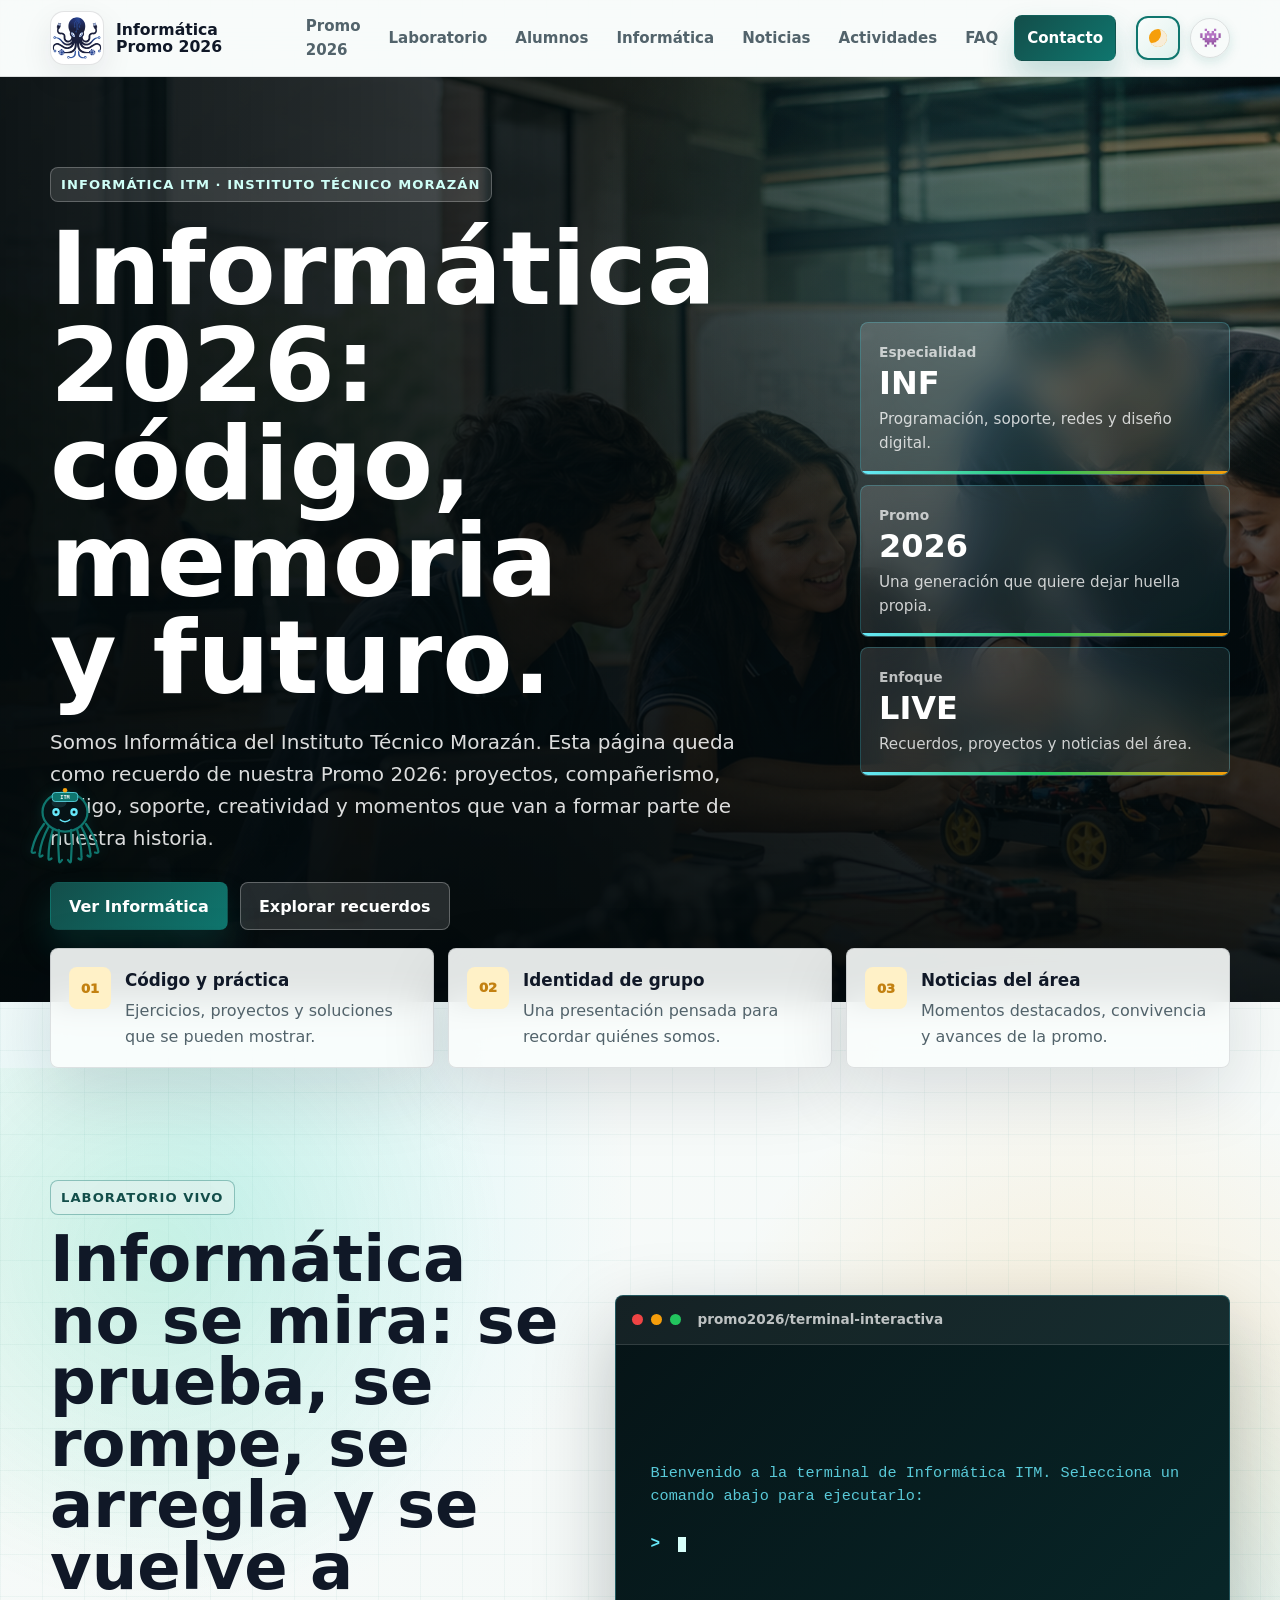
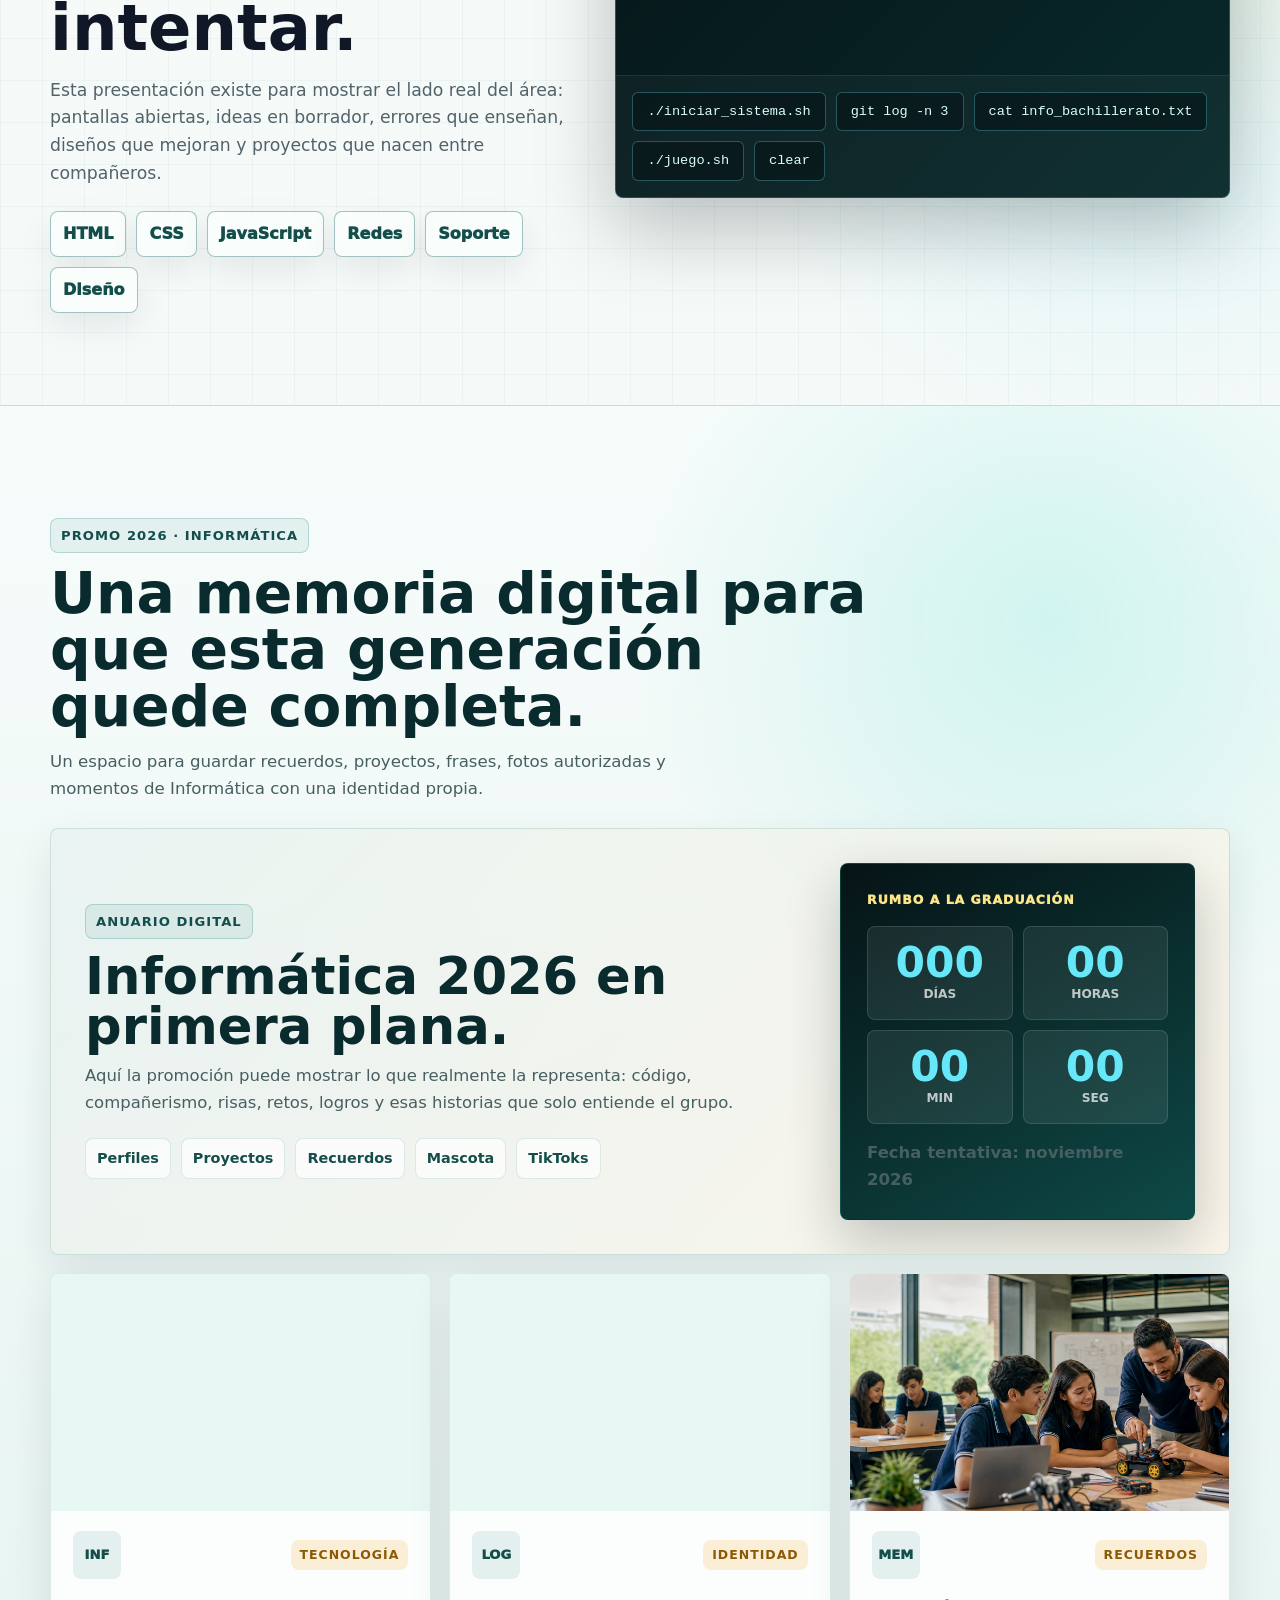
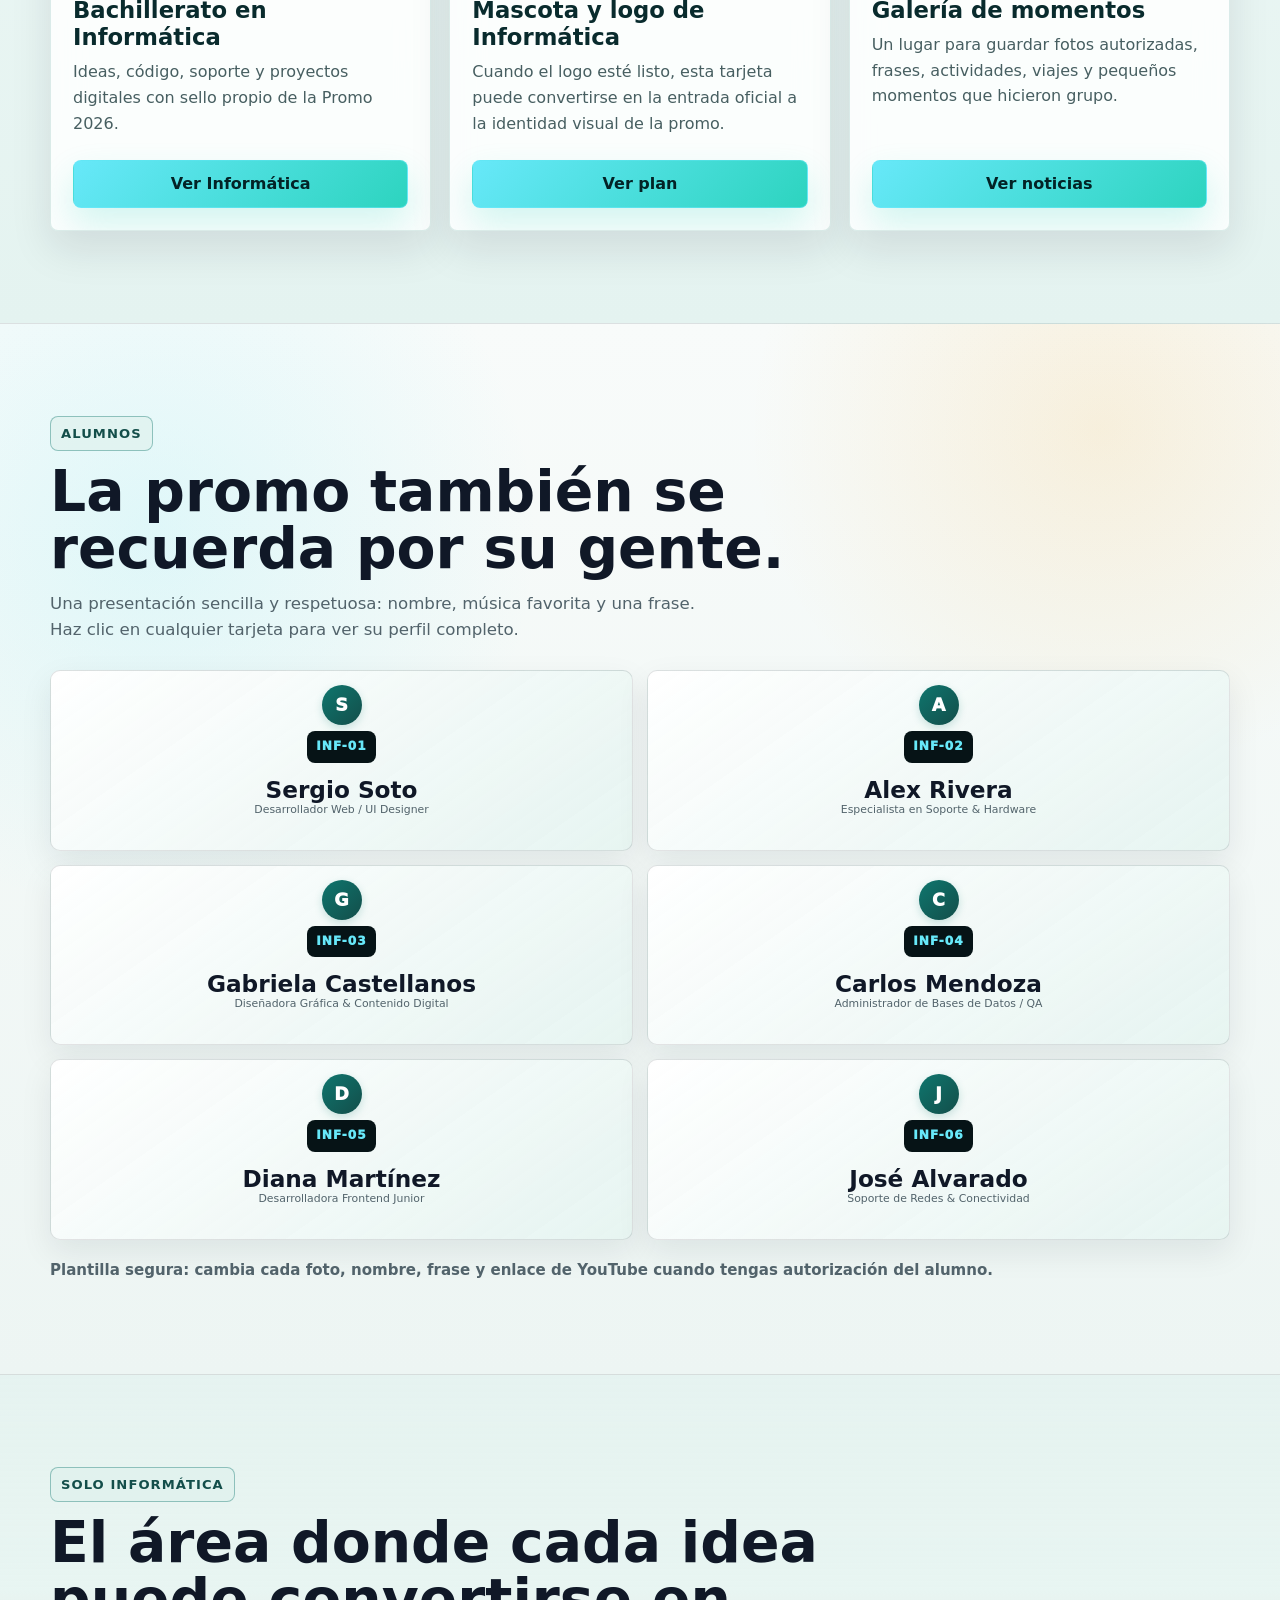
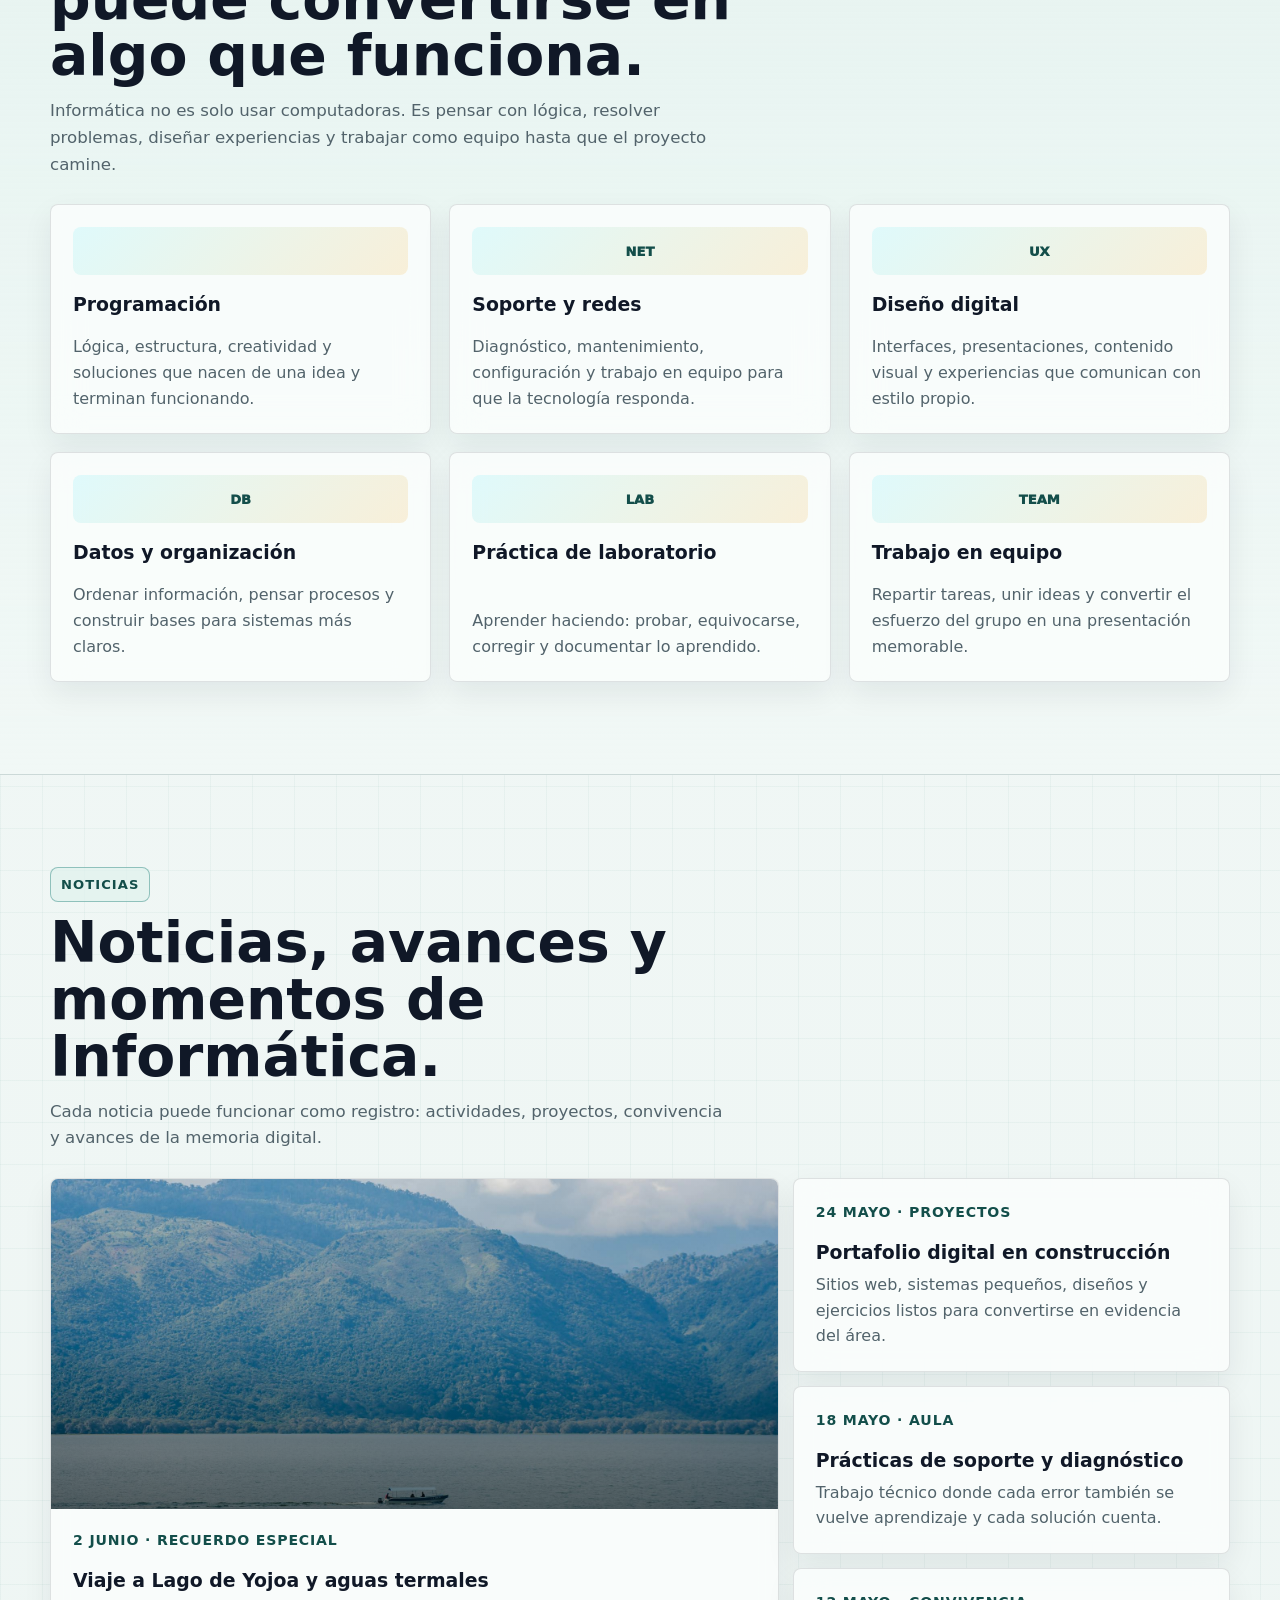
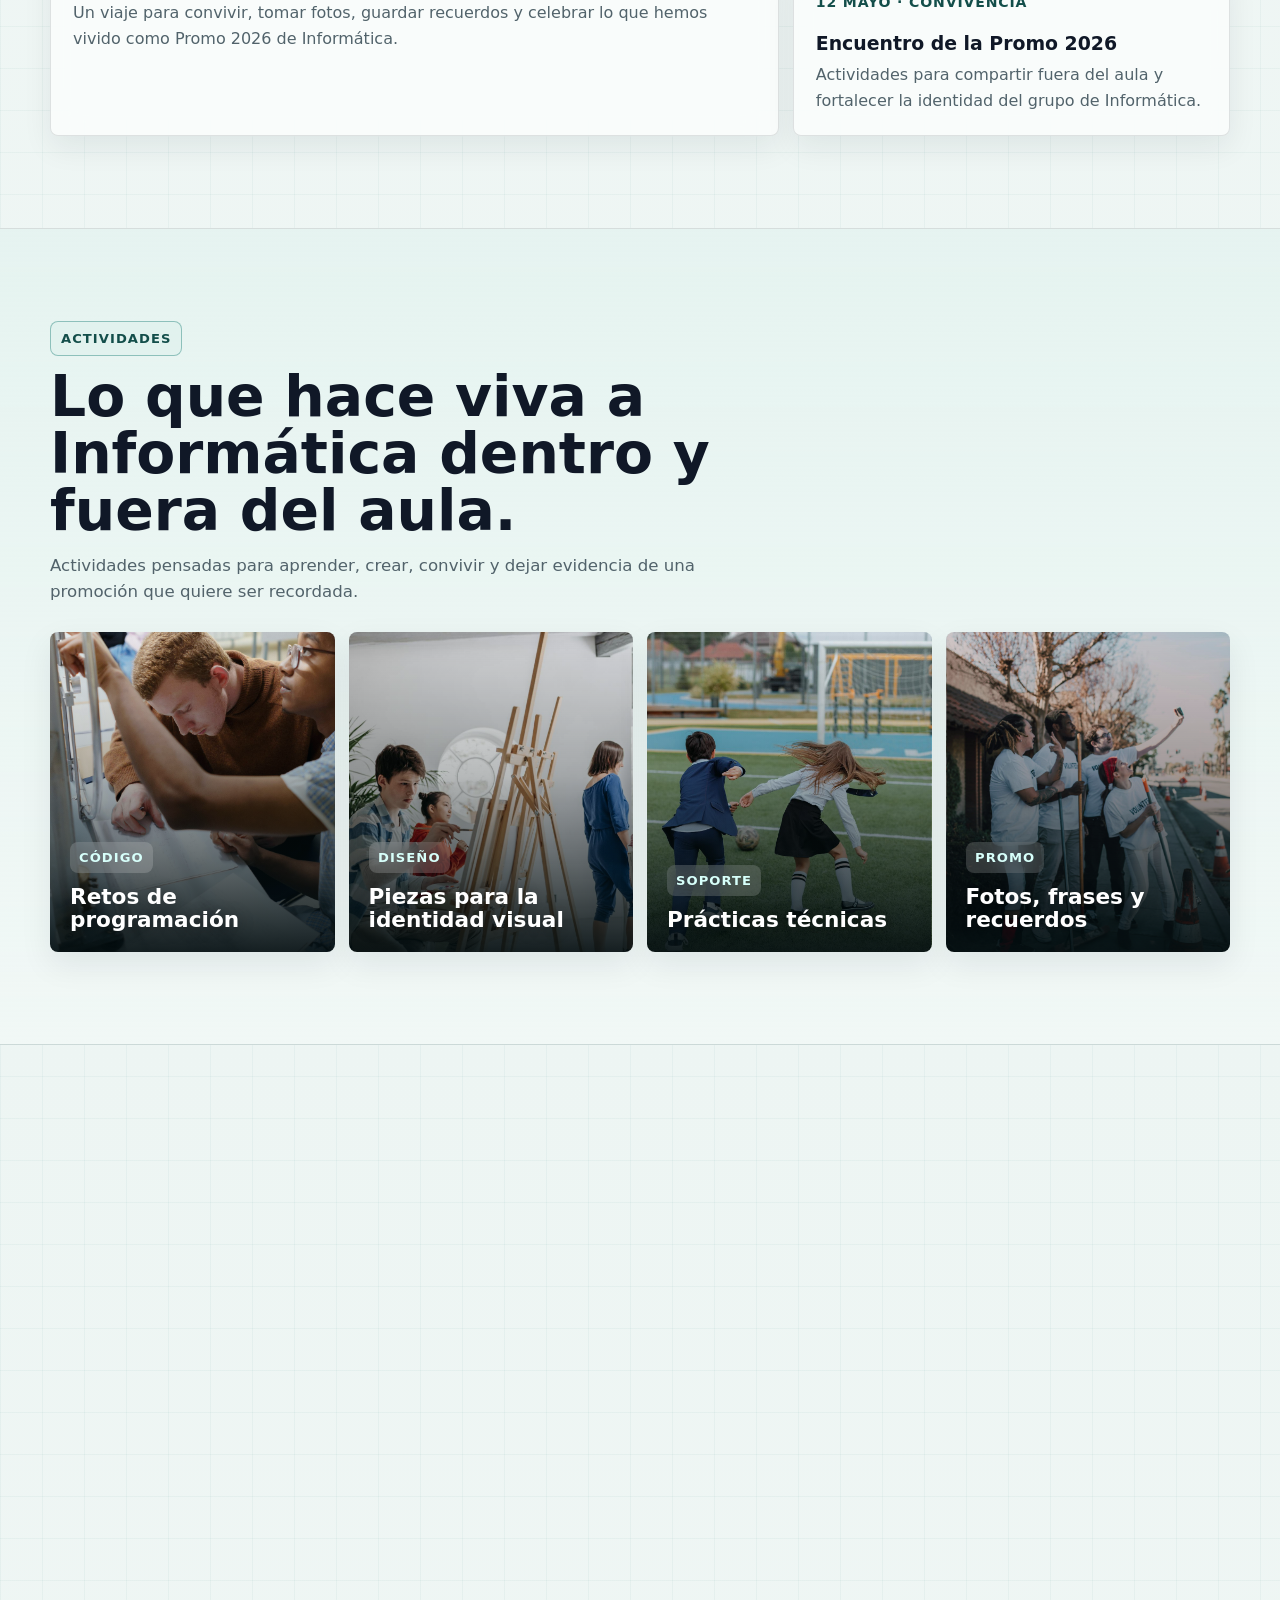
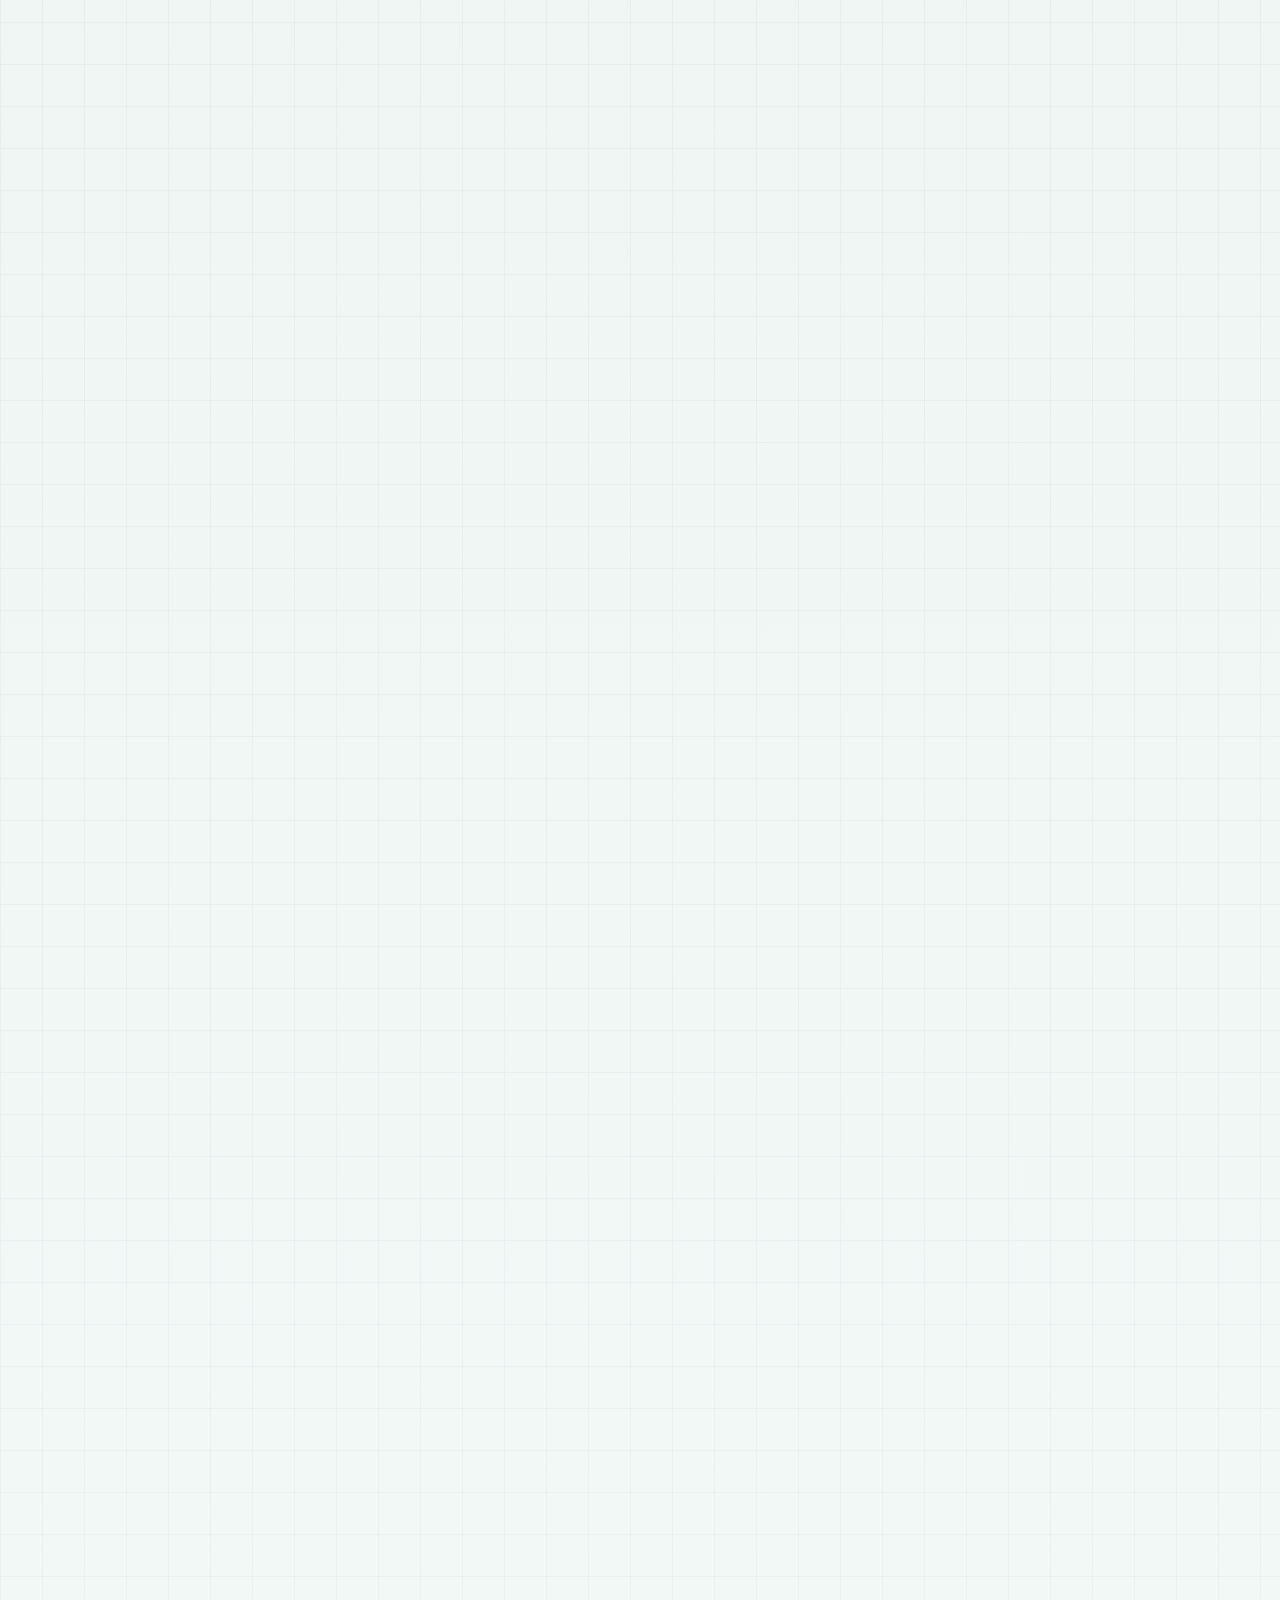
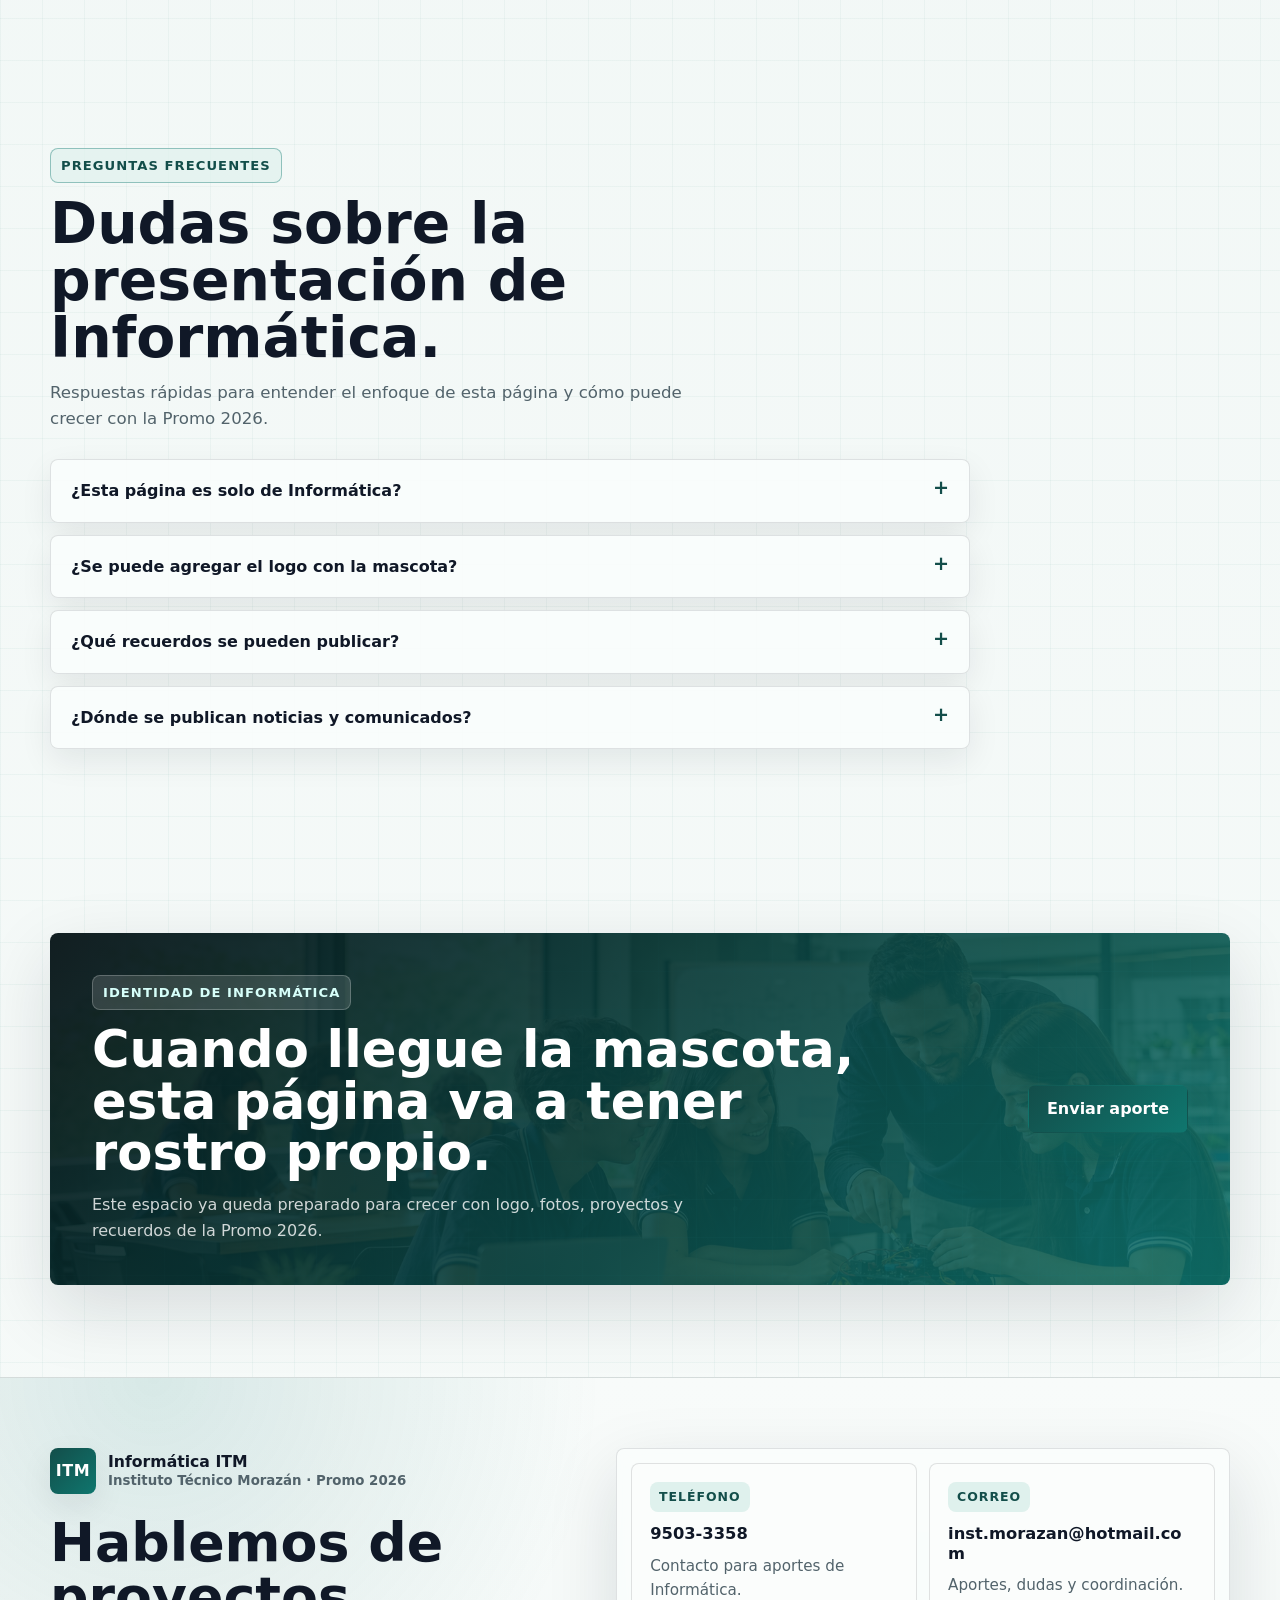
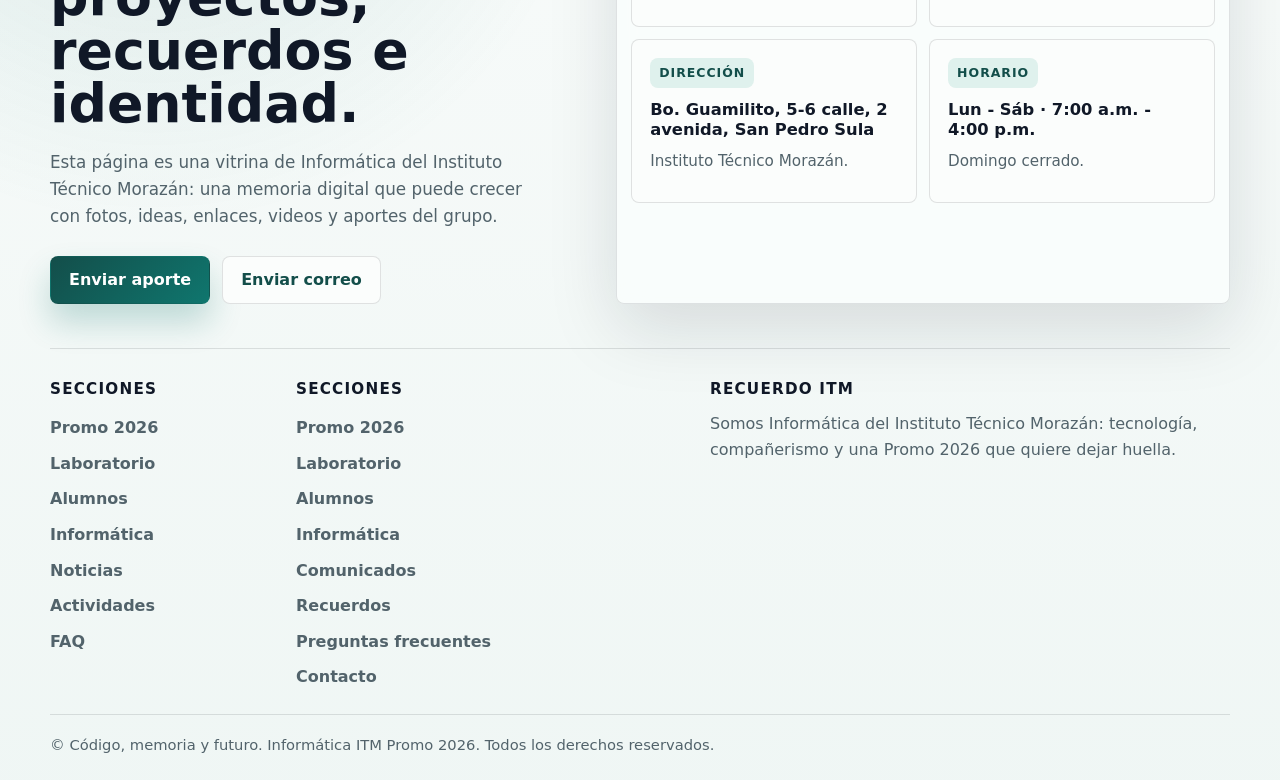
<file: index.html>
<!doctype html>
<html lang="es" data-site="instituto-tecnico-morazan">
  <head>
    <!-- Configuracion base -->
    <meta charset="UTF-8" />
    <meta name="viewport" content="width=device-width, initial-scale=1.0" />
    <meta http-equiv="X-UA-Compatible" content="IE=edge" />

    <!-- SEO principal -->
    <title>Inform&aacute;tica ITM | Promo 2026</title>
    <meta
      name="description"
      content="Inform&aacute;tica ITM: una presentaci&oacute;n digital de la Promo 2026 con proyectos, noticias, recuerdos, tecnolog&iacute;a y el orgullo de estudiar Inform&aacute;tica."
    />
    <meta
      name="keywords"
      content="Inform&aacute;tica ITM, Promo 2026, bachillerato en inform&aacute;tica, programaci&oacute;n, tecnolog&iacute;a, proyectos digitales, Instituto T&eacute;cnico Moraz&aacute;n"
    />
    <meta name="author" content="Instituto T&eacute;cnico Moraz&aacute;n" />
    <meta name="robots" content="index, follow, max-image-preview:large" />
    <meta name="googlebot" content="index, follow" />
    <meta name="language" content="Spanish" />
    <meta name="theme-color" content="#0f766e" />
    <link rel="canonical" href="https://www.tecmorazan.edu.hn/" />

    <!-- Open Graph / Facebook / WhatsApp -->
    <meta property="og:type" content="website" />
    <meta property="og:locale" content="es_HN" />
    <meta property="og:site_name" content="Instituto T&eacute;cnico Moraz&aacute;n" />
    <meta property="og:title" content="Inform&aacute;tica ITM | Promo 2026" />
    <meta
      property="og:description"
      content="Una memoria digital para hablar de Inform&aacute;tica, proyectos, tecnolog&iacute;a y la historia que deja la Promo 2026."
    />
    <meta property="og:url" content="https://www.tecmorazan.edu.hn/" />
    <meta property="og:image" content="https://www.tecmorazan.edu.hn/assets/img/pages/og-cover.png" />
    <meta property="og:image:alt" content="Estudiantes del Instituto T&eacute;cnico Moraz&aacute;n trabajando en proyectos t&eacute;cnicos." />

    <!-- Twitter / X -->
    <meta name="twitter:card" content="summary_large_image" />
    <meta name="twitter:title" content="Inform&aacute;tica ITM | Promo 2026" />
    <meta
      name="twitter:description"
      content="Proyectos, noticias y recuerdos de Inform&aacute;tica ITM."
    />
    <meta name="twitter:image" content="https://www.tecmorazan.edu.hn/assets/img/pages/og-cover.png" />

    <!-- Recursos -->
    <link rel="icon" href="assets/img/brand/favicon.svg" type="image/svg+xml" />
    <link rel="manifest" href="site.webmanifest" />
    <link rel="preload" href="assets/img/pages/hero-campus.png" as="image" />
    <link rel="stylesheet" href="assets/css/style.css" />

    <!-- Datos estructurados para buscadores -->
    <script type="application/ld+json">
      {
        "@context": "https://schema.org",
        "@type": "EducationalOrganization",
        "name": "Inform\u00e1tica ITM - Instituto T\u00e9cnico Moraz\u00e1n",
        "url": "https://www.tecmorazan.edu.hn/",
        "logo": "https://www.tecmorazan.edu.hn/assets/img/brand/favicon.svg",
        "image": "https://www.tecmorazan.edu.hn/assets/img/pages/hero-campus.png",
        "description": "Memoria digital de Informatica ITM Promo 2026, enfocada en proyectos, tecnologia, noticias y recuerdos del area.",
        "address": {
          "@type": "PostalAddress",
          "streetAddress": "Bo. Guamilito, 5-6 calle, 2 avenida",
          "addressLocality": "San Pedro Sula",
          "addressRegion": "Cortes",
          "postalCode": "21102",
          "addressCountry": "HN"
        },
        "contactPoint": {
          "@type": "ContactPoint",
          "telephone": "+50495033358",
          "contactType": "coordinacion de Informatica",
          "availableLanguage": ["Spanish"]
        }
      }
    </script>
  </head>

  <body>
    <canvas id="matrixCanvas"></canvas>
    <!-- Hecho por Sergio Samir Soto Rivera - PROMO2026 -->
    <!-- Header / navegacion -->
    <header class="site-header">
      <div class="container navbar">
        <a class="brand" href="#top" aria-label="Ir al inicio">
          <span class="brand-logo" aria-hidden="true">
            <img src="assets/img/brand/logo-itm.svg" alt="" />
          </span>
          <span class="brand-copy">
            <strong>Inform&aacute;tica Promo 2026</strong>
          </span>
        </a>

        <div class="nav-actions">
          <button class="theme-toggle" id="themeToggle" type="button" aria-label="Cambiar modo oscuro" aria-pressed="false">
            <span class="theme-icon" aria-hidden="true"></span>
          </button>
          <button class="theme-toggle hacker-toggle" id="hackerToggle" type="button" aria-label="Activar Modo Hacker" aria-pressed="false" style="font-size: 1.15rem; line-height: 1; display: grid; place-items: center;">
            <span class="hacker-icon" aria-hidden="true">👾</span>
          </button>
          <button class="menu-toggle" id="menuToggle" type="button" aria-label="Abrir menu" aria-expanded="false">
            <span></span><span></span><span></span>
          </button>
        </div>

        <nav class="nav-links" id="mainNav" aria-label="Navegacion principal">
          <a href="#promo2026">Promo 2026</a>
          <a href="#laboratorio">Laboratorio</a>
          <a href="#alumnos">Alumnos</a>
          <a href="#programas">Inform&aacute;tica</a>
          <a href="#noticias">Noticias</a>
          <a href="#actividades">Actividades</a>
          <a href="#faq">FAQ</a>
          <a href="#contacto" class="button button-small">Contacto</a>
        </nav>
      </div>
    </header>

    <main id="top">
      <!-- Hero principal: contenido desde assets/js/sections/inicio.js -->
      <section class="hero section-reveal">
        <div class="hero-media" aria-hidden="true">
          <img src="assets/img/pages/hero-campus.png" alt="" />
        </div>
        <div class="hero-shade" aria-hidden="true"></div>

        <div class="container hero-content">
          <div class="hero-copy">
            <span class="eyebrow"></span>
            <h1></h1>
            <p class="lead"></p>
            <div class="hero-actions"></div>
          </div>
          <aside class="hero-dashboard" aria-label="Resumen institucional"></aside>
        </div>
      </section>

      <!-- Bloques de confianza: contenido desde assets/js/sections/inicio.js -->
      <section class="quick-info section-reveal" aria-label="Informacion rapida">
        <div class="container quick-grid"></div>
      </section>

      <!-- Laboratorio de Inform&aacute;tica -->
      <section id="laboratorio" class="section inf-lab section-reveal">
        <div class="container inf-lab-layout">
          <div class="inf-lab-copy">
            <span class="eyebrow">Laboratorio vivo</span>
            <h2>Inform&aacute;tica no se mira: se prueba, se rompe, se arregla y se vuelve a intentar.</h2>
            <p>
              Esta presentaci&oacute;n existe para mostrar el lado real del &aacute;rea: pantallas abiertas, ideas en borrador,
              errores que ense&ntilde;an, dise&ntilde;os que mejoran y proyectos que nacen entre compa&ntilde;eros.
            </p>
            <div class="inf-chip-row" aria-label="Temas de Inform&aacute;tica">
              <span>HTML</span>
              <span>CSS</span>
              <span>JavaScript</span>
              <span>Redes</span>
              <span>Soporte</span>
              <span>Dise&ntilde;o</span>
            </div>
          </div>
          <div class="inf-terminal" id="interactiveTerminal" aria-label="Consola interactiva de Informática">
            <div class="inf-terminal-bar"><span></span><span></span><span></span><strong>promo2026/terminal-interactiva</strong></div>
            <div class="inf-terminal-body">
              <div class="terminal-screen" id="terminalScreen">
                <p class="terminal-welcome">Bienvenido a la terminal de Informática ITM. Selecciona un comando abajo para ejecutarlo:</p>
              </div>
              <div class="terminal-input-line">
                <span>&gt;</span> <span class="terminal-input-text" id="terminalInputText"></span><span class="terminal-cursor"></span>
              </div>
            </div>
            <div class="inf-terminal-controls" aria-label="Comandos disponibles" id="terminalControls">
              <button type="button" class="btn-cmd" data-cmd="iniciar">./iniciar_sistema.sh</button>
              <button type="button" class="btn-cmd" data-cmd="git">git log -n 3</button>
              <button type="button" class="btn-cmd" data-cmd="info">cat info_bachillerato.txt</button>
              <button type="button" class="btn-cmd" data-cmd="juego">./juego.sh</button>
              <button type="button" class="btn-cmd" data-cmd="clear">clear</button>
            </div>
          </div>
        </div>
      </section>

      <!-- Promo 2026: contenido desde assets/js/sections/promo2026.js -->
      <section id="promo2026" class="section promo-section section-reveal">
        <div class="container">
          <header class="section-header">
            <div><span class="eyebrow"></span><h2></h2><p></p></div>
          </header>
          <article class="promo-spotlight">
            <div class="promo-spotlight-copy">
              <span class="eyebrow"></span>
              <h3></h3>
              <p></p>
              <div class="promo-ideas" aria-label="Ideas para destacar la Promo 2026"></div>
            </div>
            <div class="promo-countdown-card">
              <span class="promo-countdown-label"></span>
              <div class="promo-countdown" aria-label="Cuenta regresiva tentativa para la graduaci&oacute;n">
                <span><strong data-countdown-unit="days">000</strong>d&iacute;as</span>
                <span><strong data-countdown-unit="hours">00</strong>horas</span>
                <span><strong data-countdown-unit="minutes">00</strong>min</span>
                <span><strong data-countdown-unit="seconds">00</strong>seg</span>
              </div>
              <p class="promo-countdown-note"></p>
            </div>
          </article>
          <div class="promo-grid"></div>
        </div>
      </section>

      <!-- Presentacion de alumnos -->
      <section id="alumnos" class="section students-showcase section-reveal">
        <div class="container">
          <header class="section-header">
            <div>
              <span class="eyebrow">Alumnos</span>
              <h2>La promo tambi&eacute;n se recuerda por su gente.</h2>
              <p>Una presentaci&oacute;n sencilla y respetuosa: nombre, m&uacute;sica favorita y una frase. Nada pesado, nada privado, solo una huella con estilo.</p>
            </div>
          </header>

          <div class="student-profile-grid" id="alumnosContainer" aria-label="Presentaci&oacute;n de alumnos de Inform&aacute;tica">
            <!-- Cargando perfiles de alumnos dinámicamente... -->
          </div>

          <p class="student-privacy-note">
            Plantilla segura: cambia cada foto, nombre, frase y enlace de YouTube cuando tengas autorizaci&oacute;n del alumno.
          </p>
        </div>
      </section>

      <!-- Inform&aacute;tica: contenido desde assets/js/sections/programas.js -->
      <section id="programas" class="section section-alt section-reveal">
        <div class="container">
          <header class="section-header">
            <div><span class="eyebrow"></span><h2></h2><p></p></div>
          </header>
          <div class="program-grid"></div>
        </div>
      </section>

      <!-- Noticias: contenido desde assets/js/sections/noticias.js -->
      <section id="noticias" class="section section-reveal">
        <div class="container">
          <header class="section-header">
            <div><span class="eyebrow"></span><h2></h2><p></p></div>
          </header>
          <div class="news-layout">
            <article class="card feature-news">
              <div class="news-visual visual-a" aria-hidden="true"></div>
              <p class="meta"></p>
              <h3></h3>
              <p></p>
            </article>
            <div class="news-stack"></div>
          </div>
        </div>
      </section>

      <!-- Actividades: contenido desde assets/js/sections/actividades.js -->
      <section id="actividades" class="section section-alt section-reveal">
        <div class="container">
          <header class="section-header">
            <div><span class="eyebrow"></span><h2></h2><p></p></div>
          </header>
          <div class="activity-grid"></div>
        </div>
      </section>

      <!-- TikTok -->
      <section id="tiktok" class="section section-alt section-reveal">
        <div class="container">
          <article class="card social-card tiktok-card">
            <div>
              <span class="eyebrow">TikTok</span>
              <h2>Inform&aacute;tica en movimiento.</h2>
              <p>Videos, clips y momentos del bachillerato para mostrar la parte m&aacute;s creativa de la Promo 2026.</p>
            </div>
            <div class="tiktok-actions">
              <a class="button" href="https://www.tiktok.com/@promo.info26?_r=1&amp;_t=ZS-96oCVYeHHow" target="_blank" rel="noopener" aria-label="Abrir TikTok de Inform&aacute;tica">@promo.info26</a>
            </div>

          </article>
        </div>
      </section>

      <!-- Recuerdos y proceso -->
      <section id="recuerdos" class="section inf-timeline-section section-reveal">
        <div class="container">
          <header class="section-header">
            <div>
              <span class="eyebrow">Recuerdos</span>
              <h2>Una historia que se va llenando por partes.</h2>
              <p>La p&aacute;gina puede crecer como una bit&aacute;cora: primero estructura, luego fotos, despu&eacute;s logo, mascota y proyectos finales.</p>
            </div>
          </header>
          <div class="memories-carousel" id="memoriesCarousel" aria-label="Carrusel de recuerdos de la promo">
            <div class="carousel-inner" id="carouselInner">
              <!-- Cargando recuerdos dinámicamente... -->
            </div>
            <button type="button" class="carousel-control prev" id="carouselPrev" aria-label="Recuerdo anterior">&lsaquo;</button>
            <button type="button" class="carousel-control next" id="carouselNext" aria-label="Recuerdo siguiente">&rsaquo;</button>
            <div class="carousel-indicators" id="carouselIndicators"></div>
          </div>
        </div>
      </section>

      <!-- Test Vocacional Informatica -->
      <section id="test-vocacional" class="section section-alt section-reveal">
        <div class="container quiz-section-layout">
          <header class="section-header">
            <div>
              <span class="eyebrow">Descubre tu área</span>
              <h2>¿Ten&eacute;s alma de programador?</h2>
              <p>Responde estas 3 preguntas rápidas y divertidas para saber qué perfil tecnológico encaja mejor con vos y motivarte a estudiar Informática.</p>
            </div>
          </header>
          <div class="quiz-box" id="quizBox">
            <div class="quiz-card" id="quizCard">
              <div class="quiz-progress-bar"><span id="quizProgressFill" style="width: 0%"></span></div>
              <div class="quiz-question-number" id="quizQuestionNumber">Pregunta 1 de 3</div>
              <h3 class="quiz-question-text" id="quizQuestionText">Cargando pregunta...</h3>
              <div class="quiz-options-list" id="quizOptionsList"></div>
            </div>
            <div class="quiz-result-card" id="quizResultCard" style="display: none;">
              <div class="quiz-result-icon" id="quizResultIcon">💻</div>
              <h3 class="quiz-result-title" id="quizResultTitle">Tu perfil ideal</h3>
              <p class="quiz-result-text" id="quizResultText"></p>
              <div class="quiz-result-cta">
                <a href="#contacto" class="button">¡Quiero saber más!</a>
                <button type="button" class="button button-ghost" id="quizRestartBtn">Hacer el test de nuevo</button>
              </div>
            </div>
          </div>
        </div>
      </section>

      <!-- Preguntas frecuentes: contenido desde assets/js/sections/faq.js -->
      <section id="faq" class="section section-reveal">
        <div class="container">
          <header class="section-header">
            <div><span class="eyebrow"></span><h2></h2><p></p></div>
          </header>
          <div class="faq-list"></div>
        </div>
      </section>

      <!-- Llamado final: contenido desde assets/js/sections/contacto.js -->
      <section class="section section-reveal">
        <div class="container">
          <article class="cta-band">
            <div><span class="eyebrow"></span><h2></h2><p></p></div>
            <a class="button" href="#contacto"></a>
          </article>
        </div>
      </section>
    </main>

    <!-- Footer / contacto: contenido desde assets/js/sections/contacto.js -->
    <footer id="contacto" class="site-footer">
      <div class="container footer-contact">
        <div class="footer-intro">
          <a class="brand footer-brand" href="#top">
            <span class="brand-mark">ITM</span>
            <span class="brand-copy"><strong></strong><small></small></span>
          </a>
          <h2></h2>
          <p></p>
          <div class="footer-actions"></div>
        </div>
        <div class="footer-panel"><div class="contact-grid"></div></div>
      </div>

      <div class="container footer-directory">
        <div class="footer-links">
          <h3>Secciones</h3>
          <a href="#promo2026">Promo 2026</a>
          <a href="#laboratorio">Laboratorio</a>
          <a href="#alumnos">Alumnos</a>
          <a href="#programas">Inform&aacute;tica</a>
          <a href="#noticias">Noticias</a>
          <a href="#actividades">Actividades</a>
          <a href="#faq">FAQ</a>
        </div>
        <div class="footer-links"></div>
        <div class="footer-note"><h3></h3><p></p></div>
      </div>

      <div class="container footer-bottom"><span></span><span></span></div>
    </footer>

    <!-- Mascota Pulpo Flotante -->
    <div class="mascot-float" id="mascotFloat">
      <div class="mascot-bubble" id="mascotBubble">¡Hola! Soy Pulpo, la mascota de Informática. ¡Haceme clic! 🐙</div>
      <div class="mascot-wrapper" id="mascotWrapper">
        <svg class="mascot-svg" id="mascotSvg" viewBox="0 0 120 120" width="90" height="90">
          <!-- Cabeza del pulpo -->
          <ellipse cx="60" cy="40" rx="30" ry="26" fill="var(--night)" stroke="var(--primary)" stroke-width="3" />
          <!-- Brillo superior -->
          <ellipse cx="52" cy="28" rx="10" ry="6" fill="rgba(103, 232, 249, 0.12)" />
          <!-- Ojos (fondo blanco) -->
          <ellipse cx="48" cy="40" rx="5" ry="5.5" class="mascot-eye eye-left" />
          <ellipse cx="72" cy="40" rx="5" ry="5.5" class="mascot-eye eye-right" />
          <!-- Pupilas (se mueven con JS) -->
          <circle cx="48" cy="40" r="2" fill="var(--night)" class="mascot-pupil pupil-left" />
          <circle cx="72" cy="40" r="2" fill="var(--night)" class="mascot-pupil pupil-right" />
          <!-- Boca sonriente -->
          <path d="M 53 50 Q 60 56 67 50" stroke="var(--cyber)" stroke-width="2" fill="none" class="mascot-mouth" />
          <!-- Sombrero/gorro ITM -->
          <rect x="43" y="14" width="34" height="12" rx="4" fill="var(--primary)" stroke="var(--cyber)" stroke-width="1" />
          <text x="60" y="23" font-size="7" font-family="monospace" font-weight="900" fill="var(--white)" text-anchor="middle">ITM</text>
          <circle cx="60" cy="11" r="3" class="mascot-light" />
          <!-- 8 Tentáculos -->
          <path d="M 32 56 Q 20 72 16 90 Q 14 96 20 94" stroke="var(--primary)" stroke-width="3" fill="none" stroke-linecap="round" class="tentacle t1" />
          <path d="M 38 60 Q 28 78 26 96 Q 25 102 30 98" stroke="var(--primary)" stroke-width="3" fill="none" stroke-linecap="round" class="tentacle t2" />
          <path d="M 44 63 Q 38 82 38 100 Q 37 106 42 102" stroke="var(--primary)" stroke-width="3" fill="none" stroke-linecap="round" class="tentacle t3" />
          <path d="M 52 64 Q 50 84 52 104 Q 52 110 56 104" stroke="var(--primary)" stroke-width="3" fill="none" stroke-linecap="round" class="tentacle t4" />
          <path d="M 68 64 Q 70 84 68 104 Q 68 110 64 104" stroke="var(--primary)" stroke-width="3" fill="none" stroke-linecap="round" class="tentacle t5" />
          <path d="M 76 63 Q 82 82 82 100 Q 83 106 78 102" stroke="var(--primary)" stroke-width="3" fill="none" stroke-linecap="round" class="tentacle t6" />
          <path d="M 82 60 Q 92 78 94 96 Q 95 102 90 98" stroke="var(--primary)" stroke-width="3" fill="none" stroke-linecap="round" class="tentacle t7" />
          <path d="M 88 56 Q 100 72 104 90 Q 106 96 100 94" stroke="var(--primary)" stroke-width="3" fill="none" stroke-linecap="round" class="tentacle t8" />
        </svg>
      </div>
    </div>

    <noscript>
      <style>.site-header{display:none}</style>
      <div style="font-family:system-ui,sans-serif;max-width:560px;margin:60px auto;padding:24px;border:1px solid #ccc;border-radius:8px;text-align:center">
<strong style="font-size:1.2rem">Inform&aacute;tica Promo 2026</strong>
        <p style="color:#555">Este sitio requiere JavaScript. Para informaci&oacute;n sobre Inform&aacute;tica Promo 2026 cont&aacute;ctanos directamente:</p>
        <p><a href="tel:+50495033358">9503-3358</a></p>
        <p><a href="mailto:inst.morazan@hotmail.com">inst.morazan@hotmail.com</a></p>
        <p><a href="mailto:inst.morazan@hotmail.com">inst.morazan@hotmail.com</a></p>
        <p style="color:#555;font-size:.9rem">Bo. Guamilito, 5-6 calle, 2 avenida, San Pedro Sula</p>
      </div>
    </noscript>

    <!-- JavaScript: contenido, secciones, render y comportamiento -->
    <script src="assets/js/core/content.js" defer></script>
    <script src="assets/js/sections/inicio.js" defer></script>
    <script src="assets/js/sections/programas.js" defer></script>
    <script src="assets/js/sections/promo2026.js" defer></script>
    <script src="assets/js/sections/noticias.js" defer></script>
    <script src="assets/js/sections/actividades.js" defer></script>
    <script src="assets/js/sections/faq.js" defer></script>
    <script src="assets/js/sections/contacto.js" defer></script>
    <script src="assets/js/sections/alumnos.js" defer></script>
    <script src="assets/js/games/galaga.js" defer></script>
    <script src="assets/js/core/renderer.js" defer></script>
    <script src="assets/js/core/theme.js" defer></script>
    <script src="assets/js/core/menu.js" defer></script>
    <script src="assets/js/core/router.js" defer></script>
    <script src="assets/js/core/reveal.js" defer></script>
    <script src="assets/js/core/main.js" defer></script>


    <!-- Modal flotante de Alumnos -->
    <div id="studentModal" class="modal-overlay" aria-hidden="true" role="dialog">
      <div class="modal-card">
        <button class="modal-close" id="modalClose" aria-label="Cerrar modal">&times;</button>
        <div class="modal-header">
          <div class="modal-avatar" id="modalAvatar"></div>
          <div class="modal-title-wrap">
            <span class="modal-code" id="modalCode"></span>
            <h3 id="modalName"></h3>
            <p class="modal-role" id="modalRole"></p>
          </div>
        </div>
        <div class="modal-body">
          <p class="modal-quote" id="modalQuote"></p>
          <div class="modal-section">
            <h4>Sobre m&iacute;</h4>
            <p id="modalAbout"></p>
          </div>
          <div class="modal-section">
            <h4>Habilidades T&eacute;cnicas</h4>
            <div class="modal-skills-grid" id="modalSkills"></div>
          </div>
          <div class="modal-section">
            <h4>Proyectos Destacados</h4>
            <ul class="modal-projects-list" id="modalProjects"></ul>
          </div>
          <div class="modal-section">
            <h4>M&uacute;sica Favorita</h4>
            <a class="student-song modal-song" id="modalSongLink" href="" target="_blank" rel="noopener">
              <span>Buscar en YouTube</span>
              <strong id="modalSongName"></strong>
            </a>
          </div>
        </div>
      </div>
    </div>
  </body>
</html>
</file>
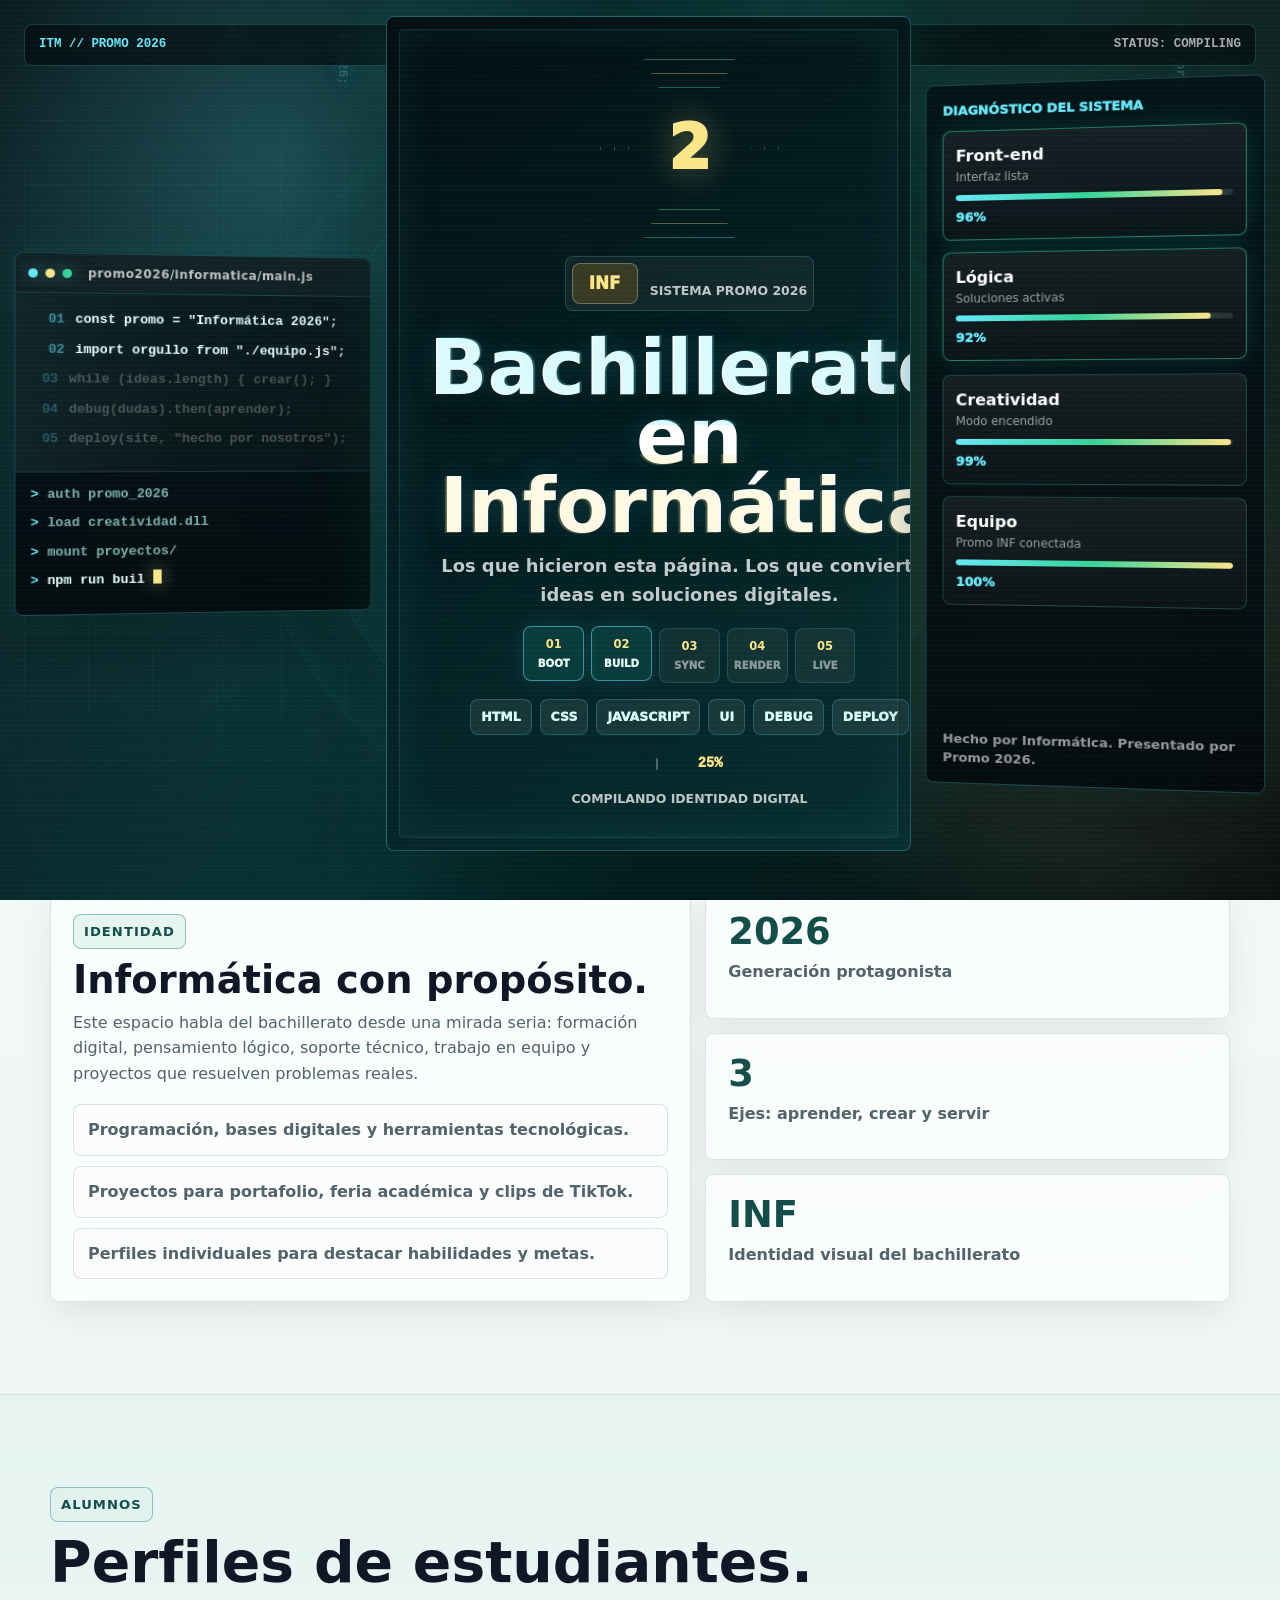
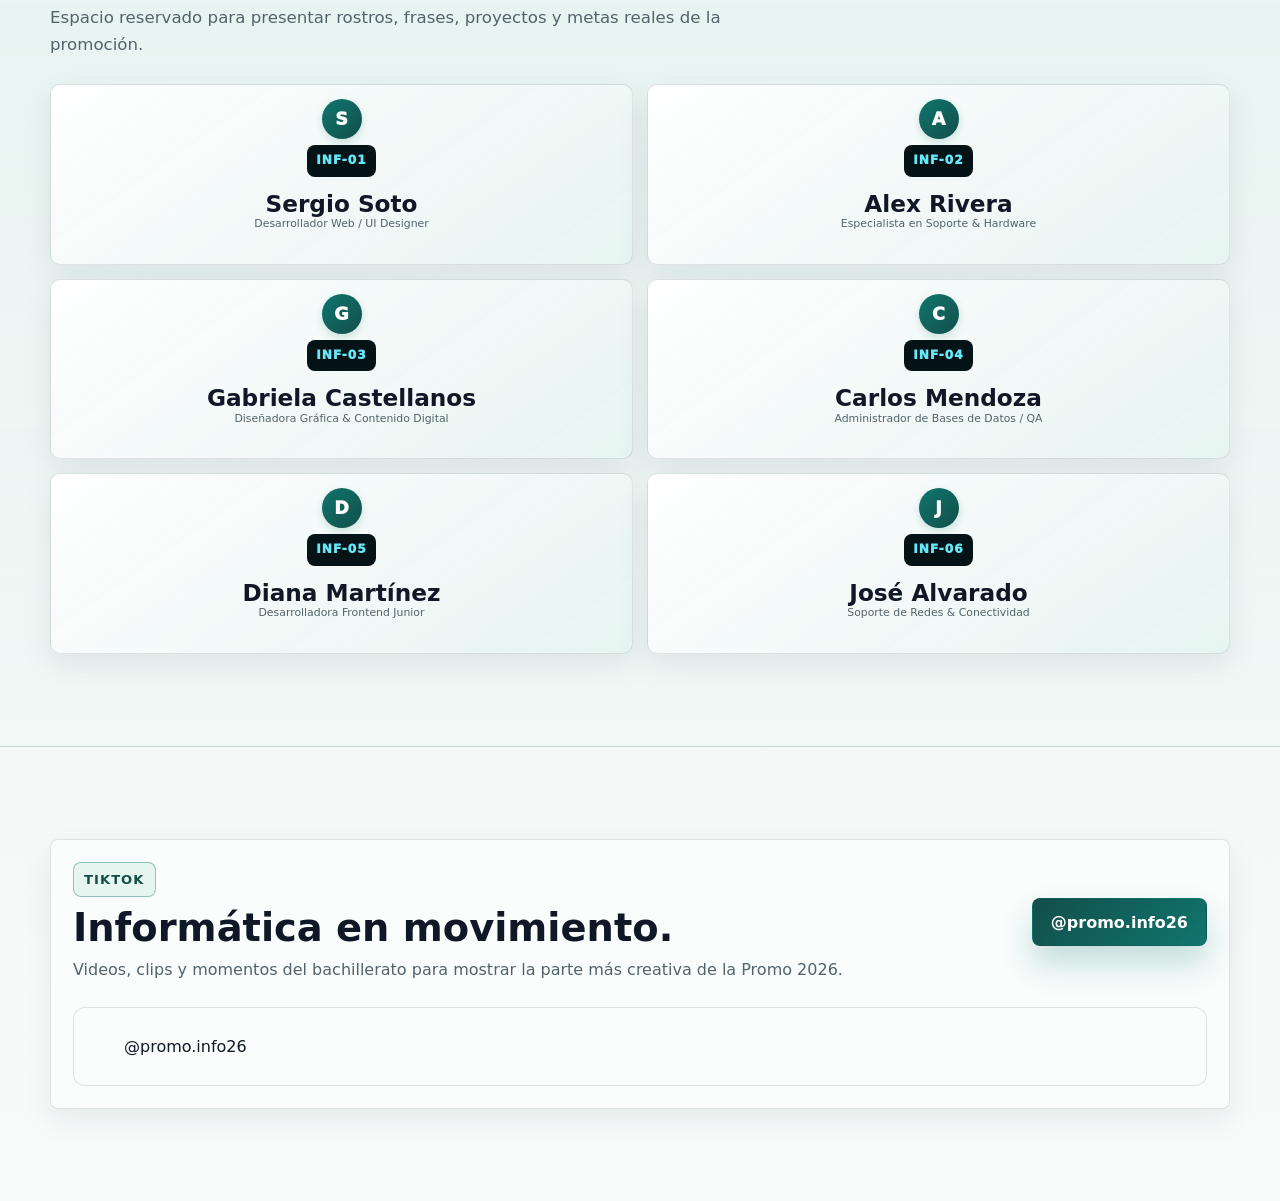
<file: bachillerato-informatica.html>
<!doctype html>
<html lang="es" data-site="instituto-tecnico-morazan">
  <head>
    <meta charset="UTF-8" />
    <meta name="viewport" content="width=device-width, initial-scale=1.0" />
    <title>Bachillerato en Inform&aacute;tica | Promo 2026</title>
    <meta
      name="description"
      content="Bachillerato en Inform&aacute;tica de la Promo 2026 del Instituto T&eacute;cnico Moraz&aacute;n: estudiantes, proyectos tecnol&oacute;gicos, perfiles, habilidades digitales y TikTok oficial."
    />
    <meta
      name="keywords"
      content="Bachillerato en Inform&aacute;tica, Promo 2026, Instituto T&eacute;cnico Moraz&aacute;n, inform&aacute;tica, programaci&oacute;n, proyectos tecnol&oacute;gicos, San Pedro Sula"
    />
    <meta name="author" content="Instituto T&eacute;cnico Moraz&aacute;n" />
    <meta name="robots" content="index, follow, max-image-preview:large" />
    <meta name="googlebot" content="index, follow" />
    <meta name="language" content="Spanish" />
    <meta name="theme-color" content="#0f766e" />
    <link rel="canonical" href="https://www.tecmorazan.edu.hn/bachillerato-informatica.html" />
    <meta property="og:type" content="website" />
    <meta property="og:locale" content="es_HN" />
    <meta property="og:site_name" content="Instituto T&eacute;cnico Moraz&aacute;n" />
    <meta property="og:title" content="Bachillerato en Inform&aacute;tica | Promo 2026" />
    <meta property="og:description" content="La promoci&oacute;n que convierte ideas en soluciones digitales: perfiles, proyectos y habilidades tecnol&oacute;gicas de Inform&aacute;tica." />
    <meta property="og:url" content="https://www.tecmorazan.edu.hn/bachillerato-informatica.html" />
    <meta property="og:image" content="https://www.tecmorazan.edu.hn/assets/img/pages/og-cover.png" />
    <meta property="og:image:alt" content="Promo 2026 del Instituto T&eacute;cnico Moraz&aacute;n." />
    <meta name="twitter:card" content="summary_large_image" />
    <meta name="twitter:title" content="Bachillerato en Inform&aacute;tica | Promo 2026" />
    <meta name="twitter:description" content="Perfiles, proyectos tecnol&oacute;gicos y contenido oficial del Bachillerato en Inform&aacute;tica de la Promo 2026." />
    <meta name="twitter:image" content="https://www.tecmorazan.edu.hn/assets/img/pages/og-cover.png" />
    <link rel="icon" href="assets/img/brand/favicon.svg" type="image/svg+xml" />
    <link rel="preload" href="assets/img/brand/logo-promo-2026-web.svg" as="image" type="image/svg+xml" />
    <link rel="preload" href="assets/img/promo2026/informatica/hero/hero-preview.png" as="image" />
    <link rel="stylesheet" href="assets/css/style.css" />
    <script type="application/ld+json">
      {
        "@context": "https://schema.org",
        "@type": "Course",
        "name": "Bachillerato en Inform\u00e1tica - Promo 2026",
        "description": "Pagina de la Promo 2026 del Bachillerato en Informatica del Instituto Tecnico Morazan, con perfiles, proyectos y habilidades digitales.",
        "provider": {
          "@type": "EducationalOrganization",
          "name": "Instituto T\u00e9cnico Moraz\u00e1n",
          "url": "https://www.tecmorazan.edu.hn/"
        },
        "url": "https://www.tecmorazan.edu.hn/bachillerato-informatica.html"
      }
    </script>
  </head>
  <body class="career-page career-informatica">
    <canvas id="matrixCanvas"></canvas>
    <header class="career-hero">
      <nav class="career-nav" aria-label="Navegacion de bachillerato">
        <div class="container">
          <a class="brand" href="index.html#promo2026">
            <span class="brand-logo"><img src="assets/img/brand/logo-itm.svg" alt="" /></span>
            <span class="brand-copy">
              <strong>Instituto T&eacute;cnico Moraz&aacute;n</strong>
              <small>Promo 2026</small>
            </span>
          </a>
          <div class="career-nav-actions">
            <button class="theme-toggle" id="themeToggle" type="button" aria-label="Cambiar modo oscuro" aria-pressed="false">
              <span class="theme-icon" aria-hidden="true"></span>
            </button>
            <button class="theme-toggle hacker-toggle" id="hackerToggle" type="button" aria-label="Activar Modo Hacker" aria-pressed="false" style="font-size: 1.15rem; line-height: 1; display: grid; place-items: center;">
              <span class="hacker-icon" aria-hidden="true">👾</span>
            </button>
            <a class="button button-ghost" href="index.html#promo2026">Volver</a>
          </div>
        </div>
      </nav>

      <div class="container career-hero-content">
        <img class="promo-logo-mark" src="assets/img/brand/logo-promo-2026-web.svg" alt="Logo Promo 2026" width="160" height="160" decoding="async" />
        <span class="eyebrow">Bachillerato en Inform&aacute;tica</span>
        <h1>La promoci&oacute;n que convierte ideas en soluciones digitales.</h1>
        <p>
          Una p&aacute;gina dedicada para presentar estudiantes, proyectos, habilidades tecnol&oacute;gicas y contenido listo para TikTok de la Promo 2026.
        </p>
        <div class="career-actions">
          <a class="button" href="#perfiles">Ver perfiles</a>
          <a class="button button-ghost" href="#tiktok">Ver TikTok</a>
        </div>
      </div>
    </header>

    <main>
      <section class="section">
        <div class="container career-overview">
          <article class="card career-panel">
            <span class="eyebrow">Identidad</span>
            <h2>Inform&aacute;tica con prop&oacute;sito.</h2>
            <p>
              Este espacio habla del bachillerato desde una mirada seria: formaci&oacute;n digital, pensamiento l&oacute;gico, soporte t&eacute;cnico, trabajo en equipo y proyectos que resuelven problemas reales.
            </p>
            <ul class="career-list">
              <li>Programaci&oacute;n, bases digitales y herramientas tecnol&oacute;gicas.</li>
              <li>Proyectos para portafolio, feria acad&eacute;mica y clips de TikTok.</li>
              <li>Perfiles individuales para destacar habilidades y metas.</li>
            </ul>
          </article>
          <div class="career-stats" aria-label="Datos de la promocion">
            <article class="card"><strong>2026</strong><span>Generaci&oacute;n protagonista</span></article>
            <article class="card"><strong>3</strong><span>Ejes: aprender, crear y servir</span></article>
            <article class="card"><strong>INF</strong><span>Identidad visual del bachillerato</span></article>
          </div>
        </div>
      </section>

      <section id="perfiles" class="section section-alt">
        <div class="container">
          <header class="section-header">
            <div>
              <span class="eyebrow">Alumnos</span>
              <h2>Perfiles de estudiantes.</h2>
              <p>Espacio reservado para presentar rostros, frases, proyectos y metas reales de la promoci&oacute;n.</p>
            </div>
          </header>
          <div class="student-profile-grid" id="careerAlumnosContainer" aria-label="Presentaci&oacute;n de alumnos de Inform&aacute;tica">
            <!-- Cargando perfiles de alumnos dinámicamente... -->
          </div>
        </div>
      </section>

      <section id="tiktok" class="section">
        <div class="container">
          <article class="card social-card tiktok-card">
            <div>
              <span class="eyebrow">TikTok</span>
              <h2>Inform&aacute;tica en movimiento.</h2>
              <p>Videos, clips y momentos del bachillerato para mostrar la parte m&aacute;s creativa de la Promo 2026.</p>
            </div>
            <div class="tiktok-actions">
              <a class="button" href="https://www.tiktok.com/@promo.info26?_r=1&amp;_t=ZS-96oCVYeHHow" target="_blank" rel="noopener" aria-label="Abrir TikTok de Inform&aacute;tica">@promo.info26</a>
            </div>
            <div class="tiktok-embed-wrap">
              <blockquote class="tiktok-embed" cite="https://www.tiktok.com/@promo.info26" data-unique-id="promo.info26" data-embed-from="embed_page" data-embed-type="creator">
                <section>
                  <a target="_blank" rel="noopener" href="https://www.tiktok.com/@promo.info26?refer=creator_embed">@promo.info26</a>
                </section>
              </blockquote>
            </div>
          </article>
        </div>
      </section>
    </main>

    <script src="assets/js/core/content.js" defer></script>
    <script src="assets/js/sections/alumnos.js" defer></script>
    <script src="assets/js/core/renderer.js" defer></script>
    <script src="assets/js/core/theme.js" defer></script>
    <script src="assets/js/core/promo-intro.js" defer></script>
    <script async src="https://www.tiktok.com/embed.js"></script>
    <script defer>
      document.addEventListener("DOMContentLoaded", function(){
        window.ITM.theme.init();
        if (window.ITM.renderer && window.ITM.renderer.renderCareerPage) {
          window.ITM.renderer.renderCareerPage();
        }
      });
    </script>

    <!-- Modal flotante de Alumnos -->
    <div id="studentModal" class="modal-overlay" aria-hidden="true" role="dialog">
      <div class="modal-card">
        <button class="modal-close" id="modalClose" aria-label="Cerrar modal">&times;</button>
        <div class="modal-header">
          <div class="modal-avatar" id="modalAvatar"></div>
          <div class="modal-title-wrap">
            <span class="modal-code" id="modalCode"></span>
            <h3 id="modalName"></h3>
            <p class="modal-role" id="modalRole"></p>
          </div>
        </div>
        <div class="modal-body">
          <p class="modal-quote" id="modalQuote"></p>
          <div class="modal-section">
            <h4>Sobre m&iacute;</h4>
            <p id="modalAbout"></p>
          </div>
          <div class="modal-section">
            <h4>Habilidades T&eacute;cnicas</h4>
            <div class="modal-skills-grid" id="modalSkills"></div>
          </div>
          <div class="modal-section">
            <h4>Proyectos Destacados</h4>
            <ul class="modal-projects-list" id="modalProjects"></ul>
          </div>
          <div class="modal-section">
            <h4>M&uacute;sica Favorita</h4>
            <a class="student-song modal-song" id="modalSongLink" href="" target="_blank" rel="noopener">
              <span>Buscar en YouTube</span>
              <strong id="modalSongName"></strong>
            </a>
          </div>
        </div>
      </div>
    </div>
  </body>
</html>
</file>
<file: assets/css/style.css>
/* =========================================================
   Instituto Tecnico Morazan
   Hoja de estilos principal
   ========================================================= */

/* Tokens de diseno */
:root {
  color-scheme: light;
  --bg: #edf5f3;
  --bg-strong: #f8fbfa;
  --surface: rgba(250, 253, 252, 0.9);
  --surface-solid: #fbfdfc;
  --surface-soft: #dff1ed;
  --text: #101827;
  --muted: #52636b;
  --line: rgba(16, 24, 39, 0.12);
  --primary: #0f766e;
  --primary-strong: #134e4a;
  --accent: #f59e0b;
  --accent-soft: #fff1c7;
  --ink: #061316;
  --white: #ffffff;
  --shadow: 0 24px 70px rgba(16, 24, 39, 0.13);
  --shadow-soft: 0 12px 32px rgba(16, 24, 39, 0.08);
  --radius: 8px;
}

/* =========================================================
   Redisenio Informatica 2026
   ========================================================= */

:root {
  --cyber: #67e8f9;
  --code: #22c55e;
  --night: #061316;
  --warning: #f59e0b;
}

body {
  background:
    linear-gradient(rgba(15, 118, 110, 0.045) 1px, transparent 1px),
    linear-gradient(90deg, rgba(15, 118, 110, 0.045) 1px, transparent 1px),
    radial-gradient(circle at 18% 10%, rgba(103, 232, 249, 0.2), transparent 25rem),
    radial-gradient(circle at 84% 12%, rgba(245, 158, 11, 0.16), transparent 24rem),
    linear-gradient(180deg, var(--bg-strong) 0%, var(--bg) 62%, var(--bg-strong) 100%);
  background-size: 42px 42px, 42px 42px, auto, auto, auto;
}

.site-header {
  background: color-mix(in srgb, var(--bg-strong) 78%, transparent);
}

.brand-logo {
  border-radius: 8px;
}

.hero {
  min-height: calc(100svh - 76px);
  align-items: center;
}

.hero::before {
  content: "";
  position: absolute;
  inset: 0;
  z-index: 1;
  pointer-events: none;
  background:
    linear-gradient(rgba(103, 232, 249, 0.09) 1px, transparent 1px),
    linear-gradient(90deg, rgba(103, 232, 249, 0.08) 1px, transparent 1px);
  background-size: 48px 48px;
  mask-image: linear-gradient(90deg, rgba(0, 0, 0, 0.72), transparent 72%);
}

.hero-shade {
  background:
    radial-gradient(circle at 76% 18%, rgba(103, 232, 249, 0.16), transparent 24rem),
    linear-gradient(90deg, rgba(3, 10, 12, 0.94) 0%, rgba(3, 10, 12, 0.76) 44%, rgba(3, 10, 12, 0.34) 100%),
    linear-gradient(180deg, rgba(3, 10, 12, 0.06), rgba(3, 10, 12, 0.9));
}

.hero-content {
  align-items: center;
  padding-bottom: 72px;
}

.hero h1 {
  max-width: 980px;
  text-wrap: balance;
}

.hero-dashboard {
  counter-reset: dash;
}

.hero-dashboard article {
  position: relative;
  overflow: hidden;
  border-color: rgba(103, 232, 249, 0.24);
  background: linear-gradient(135deg, rgba(255, 255, 255, 0.14), rgba(103, 232, 249, 0.08));
}

.hero-dashboard article::after {
  content: "";
  position: absolute;
  inset: auto 0 0;
  height: 3px;
  background: linear-gradient(90deg, var(--cyber), var(--code), var(--warning));
}

.quick-info {
  margin-top: -54px;
}

.quick-grid article,
.program-card,
.compact-news,
.faq-item,
.contact-card {
  transition: transform 0.22s ease, border-color 0.22s ease, box-shadow 0.22s ease;
}

.quick-grid article:hover,
.program-card:hover,
.faq-item:hover,
.contact-card:hover {
  transform: translateY(-4px);
  border-color: color-mix(in srgb, var(--primary) 46%, var(--line));
  box-shadow: var(--shadow);
}

.inf-lab {
  position: relative;
  overflow: hidden;
  padding-top: clamp(76px, 9vw, 112px);
}

.inf-lab::before {
  content: "";
  position: absolute;
  inset: 0;
  pointer-events: none;
  background:
    radial-gradient(circle at 12% 20%, rgba(34, 197, 94, 0.13), transparent 22rem),
    radial-gradient(circle at 88% 64%, rgba(103, 232, 249, 0.16), transparent 24rem);
}

.inf-lab-layout {
  position: relative;
  display: grid;
  grid-template-columns: minmax(0, 0.92fr) minmax(360px, 1.08fr);
  gap: clamp(18px, 4vw, 42px);
  align-items: center;
}

.inf-lab-copy h2 {
  margin: 14px 0 16px;
  max-width: 760px;
  font-size: clamp(2.25rem, 5vw, 4.7rem);
  line-height: 0.96;
  text-wrap: balance;
}

.inf-lab-copy p {
  max-width: 660px;
  color: var(--muted);
  font-size: 1.08rem;
}

.inf-chip-row {
  display: flex;
  flex-wrap: wrap;
  gap: 10px;
  margin-top: 24px;
}

.inf-chip-row span {
  padding: 9px 12px;
  border: 1px solid color-mix(in srgb, var(--primary) 28%, var(--line));
  border-radius: var(--radius);
  background: var(--surface);
  color: var(--primary-strong);
  font-weight: 950;
  box-shadow: var(--shadow-soft);
}

.inf-terminal {
  overflow: hidden;
  border: 1px solid rgba(103, 232, 249, 0.28);
  border-radius: var(--radius);
  background:
    linear-gradient(135deg, rgba(6, 19, 22, 0.96), rgba(9, 43, 45, 0.94)),
    var(--night);
  color: #d7fffa;
  box-shadow: 0 30px 80px rgba(6, 19, 22, 0.26);
}

.inf-terminal-bar {
  display: flex;
  align-items: center;
  gap: 8px;
  padding: 13px 16px;
  border-bottom: 1px solid rgba(255, 255, 255, 0.12);
  background: rgba(255, 255, 255, 0.06);
}

.inf-terminal-bar span {
  width: 11px;
  height: 11px;
  border-radius: 99px;
  background: #ef4444;
}

.inf-terminal-bar span:nth-child(2) {
  background: #f59e0b;
}

.inf-terminal-bar span:nth-child(3) {
  background: #22c55e;
}

.inf-terminal-bar strong {
  margin-left: 8px;
  color: rgba(255, 255, 255, 0.72);
  font-size: 0.85rem;
}

.inf-terminal-body {
  display: grid;
  gap: 14px;
  min-height: 330px;
  align-content: center;
  padding: clamp(20px, 4vw, 34px);
  font-family: Consolas, "Courier New", monospace;
}

.inf-terminal-body p {
  margin: 0;
  padding: 10px 12px;
  border: 1px solid rgba(103, 232, 249, 0.12);
  border-radius: 8px;
  background: rgba(255, 255, 255, 0.045);
  color: rgba(215, 255, 250, 0.86);
}

.inf-terminal-body span {
  color: var(--cyber);
  font-weight: 900;
}

.terminal-active {
  color: #fef3c7 !important;
  box-shadow: inset 3px 0 0 var(--warning);
}

.promo-section {
  margin-top: 0;
  padding-top: clamp(72px, 9vw, 112px);
}

.promo-spotlight {
  border-color: rgba(103, 232, 249, 0.2);
  background:
    linear-gradient(135deg, rgba(15, 118, 110, 0.09), rgba(103, 232, 249, 0.08), rgba(245, 158, 11, 0.08)),
    rgba(255, 255, 255, 0.78);
}

.promo-grid,
.program-grid {
  gap: 18px;
}

.program-grid {
  grid-template-columns: repeat(3, minmax(0, 1fr));
}

.program-card {
  min-height: 230px;
  position: relative;
  overflow: hidden;
}

.program-card::before {
  content: "";
  position: absolute;
  inset: 0;
  pointer-events: none;
  background: linear-gradient(135deg, rgba(103, 232, 249, 0.12), transparent 46%);
  opacity: 0;
  transition: opacity 0.22s ease;
}

.program-card:hover::before {
  opacity: 1;
}

.program-icon {
  min-width: 48px;
  height: 48px;
  background: linear-gradient(135deg, rgba(103, 232, 249, 0.18), rgba(245, 158, 11, 0.14));
  color: var(--primary-strong);
}

.promo-card {
  min-height: 430px;
}

.promo-card-image {
  aspect-ratio: 16 / 10;
}

.activity-tile {
  min-height: 320px;
  transition: transform 0.22s ease, box-shadow 0.22s ease;
}

.activity-tile:hover {
  transform: translateY(-5px);
  box-shadow: var(--shadow);
}

.inf-timeline-section {
  background:
    linear-gradient(180deg, color-mix(in srgb, var(--bg-strong) 82%, transparent), var(--bg)),
    var(--bg);
}

.inf-timeline {
  display: grid;
  grid-template-columns: repeat(4, 1fr);
  gap: 14px;
}

.inf-timeline article {
  min-height: 230px;
  padding: 22px;
  border: 1px solid var(--line);
  border-radius: var(--radius);
  background: var(--surface);
  box-shadow: var(--shadow-soft);
  position: relative;
  overflow: hidden;
}

.inf-timeline article::after {
  content: "";
  position: absolute;
  inset: auto 22px 22px;
  height: 3px;
  border-radius: 99px;
  background: linear-gradient(90deg, var(--primary), var(--cyber), var(--warning));
}

.inf-timeline span {
  display: inline-grid;
  place-items: center;
  width: 48px;
  height: 48px;
  border-radius: var(--radius);
  background: var(--night);
  color: var(--cyber);
  font-weight: 950;
}

.inf-timeline h3 {
  margin: 18px 0 8px;
  font-size: 1.18rem;
}

.inf-timeline p {
  margin: 0;
  color: var(--muted);
}

.cta-band {
  background:
    linear-gradient(135deg, rgba(6, 19, 22, 0.95), rgba(15, 118, 110, 0.86)),
    linear-gradient(rgba(103, 232, 249, 0.12) 1px, transparent 1px),
    linear-gradient(90deg, rgba(103, 232, 249, 0.1) 1px, transparent 1px),
    url("../img/pages/hero-campus.png") center / cover;
  background-size: auto, 38px 38px, 38px 38px, cover;
}

[data-theme="dark"] body {
  background:
    linear-gradient(rgba(103, 232, 249, 0.04) 1px, transparent 1px),
    linear-gradient(90deg, rgba(103, 232, 249, 0.035) 1px, transparent 1px),
    radial-gradient(circle at 14% 12%, rgba(45, 212, 191, 0.16), transparent 26rem),
    radial-gradient(circle at 86% 10%, rgba(245, 158, 11, 0.12), transparent 24rem),
    linear-gradient(180deg, #051013 0%, #071114 58%, #0d1b1f 100%);
  background-size: 42px 42px, 42px 42px, auto, auto, auto;
}

[data-theme="dark"] .inf-terminal,
[data-theme="dark"] .inf-timeline span {
  box-shadow: 0 30px 80px rgba(0, 0, 0, 0.38);
}

@media (max-width: 1040px) {
  .inf-lab-layout,
  .inf-timeline {
    grid-template-columns: 1fr 1fr;
  }

  .program-grid {
    grid-template-columns: repeat(2, minmax(0, 1fr));
  }
}

@media (max-width: 860px) {
  .quick-info {
    margin-top: 0;
  }

  .hero {
    min-height: auto;
  }

  .hero-content {
    padding-bottom: 42px;
  }

  .inf-lab-layout,
  .inf-timeline {
    grid-template-columns: 1fr;
  }

  .inf-terminal-body {
    min-height: 260px;
  }
}

@media (max-width: 620px) {
  .program-grid {
    grid-template-columns: 1fr;
  }

  .inf-lab-copy h2 {
    font-size: clamp(2rem, 12vw, 3.4rem);
  }

  .inf-chip-row span {
    flex: 1 1 calc(50% - 10px);
    text-align: center;
  }
}

/* Tema oscuro */
[data-theme="dark"] {
  color-scheme: dark;
  --bg: #071114;
  --bg-strong: #0d1b1f;
  --surface: rgba(13, 27, 31, 0.78);
  --surface-solid: #0f2227;
  --surface-soft: #102b2d;
  --text: #edf7f6;
  --muted: #aab8bd;
  --line: rgba(237, 247, 246, 0.14);
  --primary: #2dd4bf;
  --primary-strong: #99f6e4;
  --accent: #fbbf24;
  --accent-soft: rgba(251, 191, 36, 0.12);
  --ink: #f8fafc;
  --shadow: 0 24px 70px rgba(0, 0, 0, 0.42);
  --shadow-soft: 0 12px 32px rgba(0, 0, 0, 0.28);
}

/* Reset y base */
* {
  box-sizing: border-box;
}

html {
  scroll-behavior: smooth;
  scroll-padding-top: 90px;
}

body {
  margin: 0;
  min-width: 320px;
  background:
    radial-gradient(circle at 14% 8%, rgba(15, 118, 110, 0.16), transparent 28rem),
    radial-gradient(circle at 88% 18%, rgba(245, 158, 11, 0.13), transparent 24rem),
    linear-gradient(180deg, var(--bg-strong) 0%, var(--bg-strong) 44%, var(--bg) 100%);
  color: var(--text);
  font-family: "Segoe UI", system-ui, -apple-system, BlinkMacSystemFont, Arial, sans-serif;
  line-height: 1.6;
  transition: background-color 0.25s ease, color 0.25s ease;
}

img {
  display: block;
  max-width: 100%;
}

a {
  color: inherit;
  text-decoration: none;
}

button,
input,
textarea {
  font: inherit;
}

/* Layout global */
.container {
  width: min(1180px, calc(100% - 32px));
  margin: 0 auto;
}

/* Header y navegacion */
.site-header {
  position: sticky;
  top: 0;
  z-index: 50;
  border-bottom: 1px solid var(--line);
  background: color-mix(in srgb, var(--bg-strong) 88%, transparent);
  backdrop-filter: blur(16px);
}

.navbar {
  min-height: 76px;
  display: flex;
  align-items: center;
  justify-content: space-between;
  gap: 20px;
}

.brand {
  display: inline-flex;
  align-items: center;
  gap: 12px;
  min-width: 0;
}

.brand-mark {
  width: 46px;
  height: 46px;
  flex: 0 0 auto;
  display: grid;
  place-items: center;
  border-radius: var(--radius);
  background: linear-gradient(135deg, var(--primary-strong), var(--primary));
  color: var(--white);
  font-weight: 900;
  letter-spacing: 0.04em;
  box-shadow: var(--shadow-soft);
}

.brand-logo {
  width: 54px;
  height: 54px;
  flex: 0 0 auto;
  display: grid;
  place-items: center;
  overflow: hidden;
  border: 1px solid var(--line);
  border-radius: 14px;
  background: white;
  box-shadow: var(--shadow-soft);
}

.brand-logo img {
  width: 100%;
  height: 100%;
  object-fit: contain;
  border-radius: inherit;
}

.brand-copy {
  display: grid;
  line-height: 1.1;
}

.brand-copy strong {
  font-size: 0.98rem;
}

.brand-copy small {
  margin-top: 4px;
  color: var(--muted);
  font-weight: 700;
}

.nav-links {
  order: 2;
  display: flex;
  align-items: center;
  gap: 4px;
  margin-left: auto;
}

.nav-links a {
  padding: 10px 12px;
  border-radius: var(--radius);
  color: var(--muted);
  font-size: 0.94rem;
  font-weight: 800;
}

.nav-links a:hover,
.nav-links a.active {
  background: var(--surface-soft);
  color: var(--primary-strong);
}

.nav-actions {
  order: 3;
  display: flex;
  align-items: center;
  gap: 10px;
  margin-left: 0;
}

.theme-toggle,
.menu-toggle {
  width: 44px;
  height: 44px;
  border: 2px solid var(--primary);
  border-radius: 12px;
  background: linear-gradient(135deg, var(--surface), var(--surface-soft));
  color: var(--primary-strong);
  cursor: pointer;
  box-shadow: 0 4px 12px rgba(15, 118, 110, 0.15);
  transition: border-color 0.2s, box-shadow 0.2s, background 0.2s;
}
.menu-toggle:hover {
  border-color: var(--primary-strong);
  box-shadow: 0 6px 18px rgba(15, 118, 110, 0.25);
  background: linear-gradient(135deg, var(--surface-soft), var(--primary));
  color: var(--white);
}
.menu-toggle[aria-expanded="true"] {
  border-color: var(--primary-strong);
  background: var(--primary);
  color: var(--white);
  box-shadow: 0 6px 18px rgba(15, 118, 110, 0.3);
}

.theme-toggle {
  display: grid;
  place-items: center;
}

.theme-icon {
  width: 18px;
  height: 18px;
  border-radius: 50%;
  background: var(--accent);
  box-shadow: inset -6px -4px 0 color-mix(in srgb, var(--bg-strong) 86%, transparent);
}

.menu-toggle {
  display: none;
  place-items: center;
  gap: 5px;
  padding: 10px;
  position: relative;
}

.menu-toggle span {
  display: block;
  width: 22px;
  height: 3px;
  border-radius: 3px;
  background: currentColor;
  transition: transform 0.25s ease, opacity 0.25s ease, background 0.2s;
}
.menu-toggle[aria-expanded="true"] span:nth-child(1) {
  transform: translateY(8px) rotate(45deg);
}
.menu-toggle[aria-expanded="true"] span:nth-child(2) {
  opacity: 0;
  transform: scaleX(0);
}
.menu-toggle[aria-expanded="true"] span:nth-child(3) {
  transform: translateY(-8px) rotate(-45deg);
}

/* Botones */
.button {
  display: inline-flex;
  align-items: center;
  justify-content: center;
  min-height: 48px;
  padding: 0 18px;
  border: 1px solid transparent;
  border-radius: var(--radius);
  background: linear-gradient(135deg, var(--primary-strong), var(--primary));
  color: var(--white);
  font-weight: 900;
  box-shadow: 0 18px 32px rgba(15, 118, 110, 0.24);
  transition: transform 0.2s ease, box-shadow 0.2s ease, background 0.2s ease;
}

.button:hover {
  transform: translateY(-2px);
  box-shadow: 0 24px 42px rgba(15, 118, 110, 0.3);
}

.button-small {
  min-height: 40px;
  padding-inline: 14px;
  color: var(--white) !important;
}

.button-secondary,
.button-ghost {
  background: var(--surface-solid);
  color: var(--primary-strong);
  border-color: var(--line);
  box-shadow: none;
}

.button-ghost {
  background: rgba(255, 255, 255, 0.13);
  color: var(--white);
  border-color: rgba(255, 255, 255, 0.28);
}

/* Hero */
.hero {
  position: relative;
  min-height: calc(100svh - 76px);
  display: grid;
  align-items: end;
  overflow: hidden;
  isolation: isolate;
}

.hero-media,
.hero-media img,
.hero-shade {
  position: absolute;
  inset: 0;
}

.hero-media img {
  width: 100%;
  height: 100%;
  object-fit: cover;
}

.hero-shade {
  z-index: 1;
  background:
    linear-gradient(90deg, rgba(3, 10, 12, 0.9) 0%, rgba(3, 10, 12, 0.68) 38%, rgba(3, 10, 12, 0.22) 78%),
    linear-gradient(180deg, rgba(3, 10, 12, 0.1), rgba(3, 10, 12, 0.88));
}

.hero-content {
  position: relative;
  z-index: 2;
  display: grid;
  grid-template-columns: minmax(0, 1fr) 370px;
  gap: 32px;
  align-items: end;
  padding: clamp(70px, 10vh, 120px) 0 52px;
  color: var(--white);
}

.hero-copy {
  max-width: 780px;
}

.eyebrow {
  display: inline-flex;
  align-items: center;
  min-height: 34px;
  padding: 6px 10px;
  border: 1px solid color-mix(in srgb, var(--primary) 40%, transparent);
  border-radius: var(--radius);
  background: color-mix(in srgb, var(--surface-soft) 72%, transparent);
  color: var(--primary-strong);
  font-size: 0.82rem;
  font-weight: 900;
  text-transform: uppercase;
  letter-spacing: 0.08em;
}

.hero .eyebrow {
  border-color: rgba(255, 255, 255, 0.24);
  background: rgba(255, 255, 255, 0.12);
  color: #cffff7;
}

.hero h1 {
  margin: 18px 0;
  max-width: 860px;
  font-size: clamp(3rem, 8vw, 6.6rem);
  line-height: 0.95;
  letter-spacing: 0;
}

.lead {
  max-width: 690px;
  color: rgba(255, 255, 255, 0.86);
  font-size: clamp(1.05rem, 2vw, 1.25rem);
}

.hero-actions {
  display: flex;
  gap: 12px;
  flex-wrap: wrap;
  margin-top: 28px;
}

.hero-dashboard {
  display: grid;
  gap: 10px;
}

.hero-dashboard article {
  padding: 18px;
  border: 1px solid rgba(255, 255, 255, 0.18);
  border-radius: var(--radius);
  background: rgba(255, 255, 255, 0.12);
  backdrop-filter: blur(16px);
}

.hero-dashboard span {
  display: block;
  color: rgba(255, 255, 255, 0.7);
  font-weight: 800;
  font-size: 0.86rem;
}

.hero-dashboard strong {
  display: block;
  margin-top: 4px;
  font-size: 2rem;
  line-height: 1;
}

.hero-dashboard p {
  margin: 8px 0 0;
  color: rgba(255, 255, 255, 0.78);
  font-size: 0.95rem;
}

/* Bloques rapidos */
.quick-info {
  margin-top: -28px;
  padding-bottom: 0;
  position: relative;
  z-index: 5;
}

.quick-grid {
  display: grid;
  grid-template-columns: repeat(3, 1fr);
  gap: 14px;
}

.quick-grid article {
  display: flex;
  gap: 14px;
  align-items: flex-start;
  padding: 18px;
  border: 1px solid var(--line);
  border-radius: var(--radius);
  background: var(--surface);
  box-shadow: var(--shadow);
  backdrop-filter: blur(16px);
}

.quick-grid h2,
.quick-grid p {
  margin: 0;
}

.quick-grid h2 {
  font-size: 1.05rem;
}

.quick-grid p {
  margin-top: 4px;
  color: var(--muted);
}

.info-icon,
.program-icon {
  min-width: 42px;
  height: 42px;
  display: inline-grid;
  place-items: center;
  border-radius: var(--radius);
  background: var(--accent-soft);
  color: color-mix(in srgb, var(--accent) 78%, var(--text));
  font-weight: 950;
  font-size: 0.82rem;
}

/* Secciones generales */
.section {
  padding: clamp(58px, 8vw, 92px) 0;
}

.section-alt {
  background:
    linear-gradient(180deg, color-mix(in srgb, var(--surface-soft) 64%, transparent), transparent),
    color-mix(in srgb, var(--bg-strong) 70%, var(--surface-soft));
  border-block: 1px solid var(--line);
}

.promo-section {
  position: relative;
  overflow: hidden;
  margin-top: -74px;
  padding-top: clamp(96px, 10vw, 128px);
  background:
    radial-gradient(circle at 82% 14%, rgba(45, 212, 191, 0.18), transparent 26rem),
    linear-gradient(180deg, #f7fcfb, #e4f3f0);
  color: var(--text);
  border-block: 1px solid var(--line);
}

.promo-section .section-header .eyebrow,
.promo-section .promo-spotlight .eyebrow {
  border-color: rgba(15, 118, 110, 0.22);
  background: rgba(15, 118, 110, 0.08);
  color: var(--primary-strong);
}

.promo-section .section-header p,
.promo-section .promo-spotlight p,
.promo-section .promo-card p {
  color: #475f61;
}

.promo-section .section-header h2,
.promo-section .promo-spotlight h3 {
  color: #092b2d;
  text-shadow: none;
}

.section-header {
  display: flex;
  justify-content: space-between;
  align-items: end;
  gap: 28px;
  margin-bottom: 26px;
}

.section-header h2 {
  max-width: 820px;
  margin: 12px 0 0;
  font-size: clamp(2rem, 4.6vw, 3.55rem);
  line-height: 1;
  letter-spacing: 0;
}

.section-header p {
  max-width: 680px;
  margin: 14px 0 0;
  color: var(--muted);
  font-size: 1.04rem;
}

/* Tarjetas y grids */
.process-grid,
.program-grid,
.activity-grid {
  display: grid;
  gap: 14px;
}

.process-grid {
  grid-template-columns: repeat(3, 1fr);
}

.program-grid {
  grid-template-columns: repeat(3, 1fr);
}

.activity-grid {
  grid-template-columns: repeat(4, 1fr);
}

.card {
  border: 1px solid var(--line);
  border-radius: var(--radius);
  background: var(--surface);
  box-shadow: 0 12px 30px rgba(16, 24, 39, 0.07);
  backdrop-filter: blur(16px);
}

.process-card,
.program-card {
  padding: 22px;
}

.badge {
  display: inline-flex;
  align-items: center;
  min-height: 30px;
  padding: 5px 9px;
  border-radius: var(--radius);
  background: var(--surface-soft);
  color: var(--primary-strong);
  font-size: 0.78rem;
  font-weight: 900;
  text-transform: uppercase;
  letter-spacing: 0.08em;
}

.card h3 {
  margin: 18px 0 8px;
  font-size: 1.18rem;
  line-height: 1.2;
}

.card p {
  margin: 0;
  color: var(--muted);
}

.program-card {
  min-height: 250px;
  display: flex;
  flex-direction: column;
}

.program-card p {
  margin-top: auto;
}

/* Promo 2026 */
.promo-spotlight {
  display: grid;
  grid-template-columns: minmax(0, 1.35fr) minmax(300px, 0.65fr);
  gap: 18px;
  align-items: stretch;
  margin-bottom: 18px;
  padding: clamp(22px, 4vw, 34px);
  border: 1px solid rgba(15, 118, 110, 0.16);
  border-radius: var(--radius);
  background:
    linear-gradient(135deg, rgba(15, 118, 110, 0.08), rgba(245, 158, 11, 0.08)),
    rgba(255, 255, 255, 0.72);
  box-shadow: 0 18px 42px rgba(16, 24, 39, 0.09);
  overflow: hidden;
}

.promo-spotlight-copy {
  align-self: center;
}

.promo-spotlight h3 {
  max-width: 820px;
  margin: 12px 0;
  font-size: clamp(2.05rem, 4vw, 3.85rem);
  line-height: 0.98;
}

.promo-spotlight p {
  max-width: 760px;
  margin: 0;
  color: var(--muted);
  font-size: 1.03rem;
}

.promo-ideas,
.promo-countdown {
  display: flex;
  flex-wrap: wrap;
  gap: 10px;
}

.promo-ideas {
  margin-top: 22px;
}

.promo-ideas span {
  padding: 8px 11px;
  border: 1px solid rgba(15, 118, 110, 0.14);
  border-radius: var(--radius);
  background: rgba(255, 255, 255, 0.68);
  color: var(--primary-strong);
  font-weight: 800;
  font-size: 0.9rem;
}

.promo-countdown-card {
  display: grid;
  align-content: center;
  gap: 16px;
  min-height: 100%;
  padding: clamp(18px, 3vw, 26px);
  border: 1px solid rgba(15, 118, 110, 0.28);
  border-radius: var(--radius);
  background:
    linear-gradient(150deg, rgba(6, 19, 22, 0.96), rgba(15, 78, 74, 0.92)),
    var(--ink);
  color: var(--white);
  box-shadow: 0 22px 54px rgba(6, 19, 22, 0.22);
}

.promo-countdown-label {
  color: #fde68a;
  font-size: 0.78rem;
  font-weight: 950;
  letter-spacing: 0.08em;
  text-transform: uppercase;
}

.promo-countdown {
  display: grid;
  grid-template-columns: repeat(2, minmax(0, 1fr));
}

.promo-countdown span {
  min-height: 94px;
  display: grid;
  align-content: center;
  justify-items: center;
  padding: 13px 10px;
  border: 1px solid rgba(255, 255, 255, 0.12);
  border-radius: var(--radius);
  background: rgba(255, 255, 255, 0.08);
  color: rgba(255, 255, 255, 0.72);
  text-align: center;
  font-size: 0.76rem;
  font-weight: 900;
  text-transform: uppercase;
}

.promo-countdown strong {
  display: block;
  color: #67e8f9;
  font-size: clamp(1.85rem, 4vw, 2.65rem);
  line-height: 1;
  text-transform: none;
}

.promo-countdown-note {
  margin: 0;
  color: rgba(255, 255, 255, 0.7);
  font-size: 0.88rem;
  font-weight: 800;
}

.promo-grid {
  display: grid;
  grid-template-columns: repeat(3, 1fr);
  gap: 14px;
}

.promo-card {
  min-height: 398px;
  display: flex;
  flex-direction: column;
  padding: 0;
  overflow: hidden;
  border-color: rgba(15, 118, 110, 0.14);
  background: rgba(255, 255, 255, 0.84);
  box-shadow: 0 18px 42px rgba(16, 24, 39, 0.1);
}

.promo-card-image {
  width: 100%;
  aspect-ratio: 16 / 9;
  object-fit: cover;
  background: var(--surface-soft);
  filter: contrast(1.06) saturate(0.92);
}

.promo-card .promo-card-header,
.promo-card h3,
.promo-card p,
.promo-card .button {
  margin-inline: 22px;
}

.promo-card-header {
  display: flex;
  align-items: center;
  justify-content: space-between;
  gap: 12px;
  margin-top: 20px;
}

.promo-card h3 {
  font-size: 1.42rem;
  color: #092b2d;
}

.promo-card p {
  margin-bottom: 24px;
}

.promo-card .button {
  width: 100%;
  width: calc(100% - 44px);
  margin-bottom: 22px;
  margin-top: auto;
}

.promo-section .program-icon {
  background: rgba(15, 118, 110, 0.1);
  color: var(--primary-strong);
}

.promo-section .badge {
  background: rgba(245, 158, 11, 0.16);
  color: #8a5a05;
}

.promo-section .button-secondary {
  background: linear-gradient(135deg, #67e8f9, #2dd4bf);
  color: #032326;
  border-color: rgba(103, 232, 249, 0.46);
  box-shadow: 0 16px 34px rgba(45, 212, 191, 0.2);
}

.promo-section .button-secondary:hover {
  box-shadow: 0 22px 46px rgba(45, 212, 191, 0.28);
}

[data-theme="dark"] .promo-section {
  background:
    linear-gradient(135deg, rgba(6, 19, 22, 0.98), rgba(15, 78, 74, 0.96) 58%, rgba(6, 19, 22, 0.98)),
    var(--ink);
  color: var(--white);
  border-block-color: rgba(255, 255, 255, 0.12);
}

[data-theme="dark"] .promo-section .section-header .eyebrow,
[data-theme="dark"] .promo-section .promo-spotlight .eyebrow {
  border-color: rgba(255, 255, 255, 0.18);
  background: rgba(255, 255, 255, 0.1);
  color: #b7fff3;
}

[data-theme="dark"] .promo-section .section-header p,
[data-theme="dark"] .promo-section .promo-spotlight p,
[data-theme="dark"] .promo-section .promo-card p {
  color: rgba(219, 245, 243, 0.78);
}

[data-theme="dark"] .promo-section .section-header h2,
[data-theme="dark"] .promo-section .promo-spotlight h3 {
  color: #f4fffd;
  text-shadow: 0 16px 42px rgba(0, 0, 0, 0.24);
}

[data-theme="dark"] .promo-spotlight {
  border-color: rgba(255, 255, 255, 0.14);
  background:
    linear-gradient(135deg, rgba(255, 255, 255, 0.1), rgba(245, 158, 11, 0.07)),
    rgba(255, 255, 255, 0.05);
  box-shadow: 0 24px 70px rgba(0, 0, 0, 0.2);
}

[data-theme="dark"] .promo-ideas span {
  border-color: rgba(255, 255, 255, 0.14);
  background: rgba(255, 255, 255, 0.08);
  color: #d7fffa;
}

[data-theme="dark"] .promo-card {
  border-color: rgba(255, 255, 255, 0.13);
  background: rgba(3, 28, 31, 0.72);
  box-shadow: 0 18px 44px rgba(0, 0, 0, 0.22);
}

[data-theme="dark"] .promo-card h3 {
  color: #f7fffd;
}

[data-theme="dark"] .promo-section .program-icon {
  background: rgba(245, 158, 11, 0.14);
  color: #fde68a;
}

[data-theme="dark"] .promo-section .badge {
  background: rgba(255, 255, 255, 0.1);
  color: #b7fff3;
}

/* Paginas de bachillerato */
.career-page {
  background:
    linear-gradient(180deg, var(--bg-strong), var(--bg) 62%, var(--bg-strong)),
    var(--bg);
}

.promo-intro-lock {
  overflow: hidden;
}

.promo-intro {
  position: fixed;
  inset: 0;
  z-index: 1000;
  display: grid;
  place-items: center;
  min-height: 100svh;
  padding: 24px;
  color: var(--white);
  background: #041012;
  isolation: isolate;
  animation: promo-intro-in 0.55s ease both;
}

.promo-intro-bg {
  position: absolute;
  inset: 0;
  z-index: -2;
  background-position: center;
  background-size: cover;
  transform: scale(1.05);
  animation: promo-intro-zoom 3s ease-out both;
}

.promo-intro::before,
.promo-intro::after {
  content: "";
  position: absolute;
  inset: 0;
  pointer-events: none;
}

.promo-intro::before {
  z-index: -1;
  background:
    linear-gradient(115deg, rgba(4, 16, 18, 0.94), rgba(15, 118, 110, 0.72) 48%, rgba(245, 158, 11, 0.26)),
    linear-gradient(180deg, rgba(4, 16, 18, 0.12), rgba(4, 16, 18, 0.84));
}

.promo-intro::after {
  background:
    linear-gradient(90deg, transparent, rgba(255, 255, 255, 0.2), transparent);
  opacity: 0.4;
  transform: translateX(-100%);
  animation: promo-intro-sweep 1.45s ease-in-out 0.35s both;
}

.promo-intro-panel {
  width: min(760px, 100%);
  padding: clamp(24px, 5vw, 42px);
  border: 1px solid rgba(255, 255, 255, 0.22);
  border-radius: var(--radius);
  background: rgba(4, 16, 18, 0.58);
  box-shadow: 0 28px 100px rgba(0, 0, 0, 0.44);
  backdrop-filter: blur(18px);
  text-align: center;
  animation: promo-intro-card 0.7s ease 0.08s both;
}

.promo-intro-logo {
  display: grid;
  place-items: center;
  width: 120px;
  height: 120px;
  margin: 0 auto 18px;
  border: 1px solid rgba(255, 255, 255, 0.2);
  border-radius: 50%;
  background: rgba(255, 255, 255, 0.12);
}

.promo-intro-logo img {
  width: 92px;
  height: auto;
  filter: drop-shadow(0 14px 24px rgba(0, 0, 0, 0.36));
}

.promo-intro-code {
  display: inline-grid;
  place-items: center;
  min-width: 66px;
  min-height: 38px;
  padding: 6px 12px;
  border: 1px solid rgba(255, 255, 255, 0.28);
  border-radius: var(--radius);
  background: rgba(245, 158, 11, 0.18);
  color: #fde68a;
  font-weight: 950;
  font-size: 1.05rem;
}

.promo-intro-eyebrow,
.promo-intro-hype {
  margin: 14px 0 0;
  color: rgba(255, 255, 255, 0.74);
  font-weight: 900;
  text-transform: uppercase;
  font-size: 0.78rem;
}

.promo-intro h2 {
  margin: 12px auto;
  max-width: 700px;
  font-size: clamp(2.5rem, 8vw, 5.7rem);
  line-height: 0.92;
}

.promo-intro-line {
  max-width: 620px;
  margin: 0 auto 26px;
  color: rgba(255, 255, 255, 0.88);
  font-size: clamp(1.02rem, 2.2vw, 1.28rem);
  font-weight: 700;
}

.promo-intro-progress {
  height: 12px;
  overflow: hidden;
  border: 1px solid rgba(255, 255, 255, 0.2);
  border-radius: 999px;
  background: rgba(255, 255, 255, 0.12);
}

.promo-intro-progress span {
  display: block;
  width: 0;
  height: 100%;
  border-radius: inherit;
  background:
    linear-gradient(90deg, #2dd4bf, #fde68a, #f59e0b);
  box-shadow: 0 0 22px rgba(45, 212, 191, 0.45);
}

.promo-intro-exit {
  animation: promo-intro-out 0.62s ease both;
}

.promo-intro-epic {
  background: #02090b;
}

.promo-intro-epic .promo-intro-bg {
  filter: saturate(0.82) contrast(1.12) brightness(0.72);
  animation-duration: 4.3s;
}

.promo-intro-epic::before {
  background:
    radial-gradient(circle at 50% 18%, rgba(45, 212, 191, 0.24), transparent 26rem),
    linear-gradient(115deg, rgba(2, 9, 11, 0.98), rgba(10, 72, 78, 0.78) 44%, rgba(2, 9, 11, 0.94)),
    linear-gradient(180deg, rgba(2, 9, 11, 0.08), rgba(2, 9, 11, 0.94));
}

.promo-intro-epic::after {
  opacity: 0.55;
  animation-duration: 1.1s;
}

.promo-intro-grid {
  position: absolute;
  inset: 0;
  z-index: -1;
  background-image:
    linear-gradient(rgba(103, 232, 249, 0.08) 1px, transparent 1px),
    linear-gradient(90deg, rgba(103, 232, 249, 0.08) 1px, transparent 1px);
  background-size: 64px 64px;
  mask-image: linear-gradient(180deg, transparent, black 18%, black 76%, transparent);
  opacity: 0.48;
  animation: promo-grid-drift 4.3s linear both;
}

.promo-code-rain {
  position: absolute;
  inset: 0;
  z-index: -1;
  overflow: hidden;
  color: rgba(183, 255, 243, 0.2);
  font-family: Consolas, "Courier New", monospace;
  font-size: clamp(0.78rem, 1vw, 0.96rem);
  font-weight: 800;
  pointer-events: none;
}

.promo-code-rain span {
  position: absolute;
  top: -10%;
  writing-mode: vertical-rl;
  text-orientation: mixed;
  text-shadow: 0 0 18px rgba(103, 232, 249, 0.35);
  animation: promo-code-fall 4.2s linear infinite;
}

.promo-code-rain span:nth-child(1) {
  left: 9%;
  animation-delay: 0.1s;
}

.promo-code-rain span:nth-child(2) {
  left: 25%;
  animation-delay: 0.8s;
  animation-duration: 5.2s;
}

.promo-code-rain span:nth-child(3) {
  left: 68%;
  animation-delay: 0.35s;
  animation-duration: 4.8s;
}

.promo-code-rain span:nth-child(4) {
  left: 84%;
  animation-delay: 1.2s;
}

.promo-code-rain span:nth-child(5) {
  left: 52%;
  animation-delay: 1.6s;
  animation-duration: 5.6s;
}

.promo-code-rain span:nth-child(6) {
  left: 39%;
  animation-delay: 0.55s;
  animation-duration: 4.6s;
}

.promo-code-rain span:nth-child(7) {
  left: 93%;
  animation-delay: 1.05s;
  animation-duration: 5.8s;
}

.promo-code-rain span:nth-child(8) {
  left: 16%;
  animation-delay: 2s;
  animation-duration: 5s;
}

.promo-inf-hud {
  position: absolute;
  inset: 0;
  z-index: -1;
  pointer-events: none;
}

.promo-inf-hud span {
  position: absolute;
  top: 50%;
  left: 50%;
  aspect-ratio: 1;
  width: min(74vmin, 720px);
  border: 1px solid rgba(103, 232, 249, 0.14);
  border-radius: 50%;
  transform: translate(-50%, -50%);
  box-shadow: inset 0 0 46px rgba(45, 212, 191, 0.08);
  animation: promo-hud-spin 7s linear infinite;
}

.promo-inf-hud span:nth-child(2) {
  width: min(55vmin, 520px);
  border-style: dashed;
  animation-direction: reverse;
  animation-duration: 5.5s;
}

.promo-inf-hud span:nth-child(3) {
  width: min(34vmin, 340px);
  border-color: rgba(253, 230, 138, 0.18);
  animation-duration: 4.4s;
}

.promo-inf-hud span:nth-child(4) {
  width: min(88vmin, 900px);
  border-color: rgba(52, 211, 153, 0.1);
  animation-direction: reverse;
  animation-duration: 10s;
}

.promo-inf-stage {
  display: grid;
  grid-template-columns: minmax(260px, 0.82fr) minmax(420px, 1.2fr) minmax(230px, 0.72fr);
  align-items: center;
  gap: 18px;
  width: min(1360px, 100%);
  min-height: min(760px, calc(100svh - 48px));
  perspective: 1200px;
}

.promo-inf-editor,
.promo-inf-diagnostics {
  overflow: hidden;
  border: 1px solid rgba(103, 232, 249, 0.24);
  border-radius: var(--radius);
  background:
    linear-gradient(180deg, rgba(3, 20, 24, 0.84), rgba(2, 9, 11, 0.74)),
    rgba(2, 9, 11, 0.64);
  box-shadow:
    0 22px 70px rgba(0, 0, 0, 0.38),
    0 0 42px rgba(45, 212, 191, 0.12);
  backdrop-filter: blur(16px);
}

.promo-inf-editor {
  transform: rotateY(7deg);
  animation: promo-editor-in 0.9s ease 0.2s both;
}

.promo-code-editor {
  padding: 16px 14px 12px;
  border-bottom: 1px solid rgba(103, 232, 249, 0.14);
  background:
    linear-gradient(90deg, rgba(103, 232, 249, 0.06), transparent 46%),
    rgba(255, 255, 255, 0.025);
}

.promo-code-line {
  display: grid;
  grid-template-columns: 32px minmax(0, 1fr);
  gap: 10px;
  margin: 0 0 9px;
  color: rgba(255, 255, 255, 0.48);
  font-family: Consolas, "Courier New", monospace;
  font-size: clamp(0.76rem, 1vw, 0.9rem);
  font-weight: 800;
  opacity: 0.52;
  transform: translateX(-6px);
  transition: opacity 0.22s ease, color 0.22s ease, transform 0.22s ease;
}

.promo-code-line span {
  color: rgba(103, 232, 249, 0.52);
  text-align: right;
}

.promo-code-line code {
  min-width: 0;
  overflow: hidden;
  color: inherit;
  text-overflow: ellipsis;
  white-space: nowrap;
}

.promo-code-line.is-lit {
  color: #eafffb;
  opacity: 1;
  transform: translateX(0);
  text-shadow: 0 0 16px rgba(103, 232, 249, 0.22);
}

.promo-intro-shell {
  position: absolute;
  left: clamp(16px, 4vw, 58px);
  bottom: clamp(16px, 4vw, 48px);
  width: min(460px, calc(100% - 32px));
  overflow: hidden;
  border: 1px solid rgba(103, 232, 249, 0.28);
  border-radius: var(--radius);
  background:
    linear-gradient(180deg, rgba(3, 20, 24, 0.86), rgba(2, 9, 11, 0.74)),
    rgba(2, 9, 11, 0.66);
  color: #b7fff3;
  font-family: Consolas, "Courier New", monospace;
  box-shadow:
    0 22px 60px rgba(0, 0, 0, 0.36),
    0 0 38px rgba(45, 212, 191, 0.12);
  backdrop-filter: blur(16px);
  animation: promo-terminal-in 0.8s ease 0.3s both;
}

.promo-shell-bar {
  display: flex;
  align-items: center;
  gap: 7px;
  padding: 10px 12px;
  border-bottom: 1px solid rgba(103, 232, 249, 0.16);
  background: rgba(255, 255, 255, 0.05);
}

.promo-shell-bar span {
  width: 9px;
  height: 9px;
  border-radius: 50%;
  background: #67e8f9;
  box-shadow: 0 0 16px rgba(103, 232, 249, 0.5);
}

.promo-shell-bar span:nth-child(2) {
  background: #fde68a;
}

.promo-shell-bar span:nth-child(3) {
  background: #34d399;
}

.promo-shell-bar strong {
  margin-left: 8px;
  color: rgba(255, 255, 255, 0.72);
  font-size: 0.72rem;
  letter-spacing: 0.04em;
}

.promo-shell-lines {
  padding: 12px 14px 14px;
}

.promo-shell-lines p {
  display: flex;
  gap: 8px;
  margin: 0 0 8px;
  color: rgba(183, 255, 243, 0.68);
  font-size: 0.82rem;
  font-weight: 800;
}

.promo-shell-lines span {
  color: #67e8f9;
}

.promo-inf-terminal {
  padding: 12px 14px 14px;
}

.promo-inf-terminal p {
  display: flex;
  gap: 8px;
  margin: 0 0 8px;
  color: rgba(183, 255, 243, 0.68);
  font-family: Consolas, "Courier New", monospace;
  font-size: 0.8rem;
  font-weight: 800;
}

.promo-inf-terminal span {
  color: #67e8f9;
}

.promo-inf-terminal strong {
  color: #eafffb;
}

.promo-shell-active {
  color: #eafffb;
}

.promo-intro-terminal {
  position: absolute;
  left: clamp(16px, 4vw, 54px);
  bottom: clamp(16px, 4vw, 46px);
  display: flex;
  align-items: center;
  gap: 8px;
  max-width: min(420px, calc(100% - 32px));
  padding: 14px;
  border: 1px solid rgba(103, 232, 249, 0.22);
  border-radius: var(--radius);
  background: rgba(2, 9, 11, 0.58);
  color: #b7fff3;
  font-family: Consolas, "Courier New", monospace;
  font-size: 0.82rem;
  box-shadow: 0 18px 44px rgba(0, 0, 0, 0.28);
  backdrop-filter: blur(14px);
  animation: promo-terminal-in 0.8s ease 0.3s both;
}

.promo-terminal-prefix {
  color: #67e8f9;
  font-weight: 900;
}

.promo-terminal-text {
  min-width: 0;
  overflow: hidden;
  white-space: nowrap;
}

.promo-terminal-cursor {
  width: 8px;
  height: 1.1em;
  flex: 0 0 auto;
  background: #fde68a;
  box-shadow: 0 0 18px rgba(253, 230, 138, 0.55);
  animation: promo-cursor-blink 0.72s steps(2, end) infinite;
}

.promo-intro-epic-panel {
  width: min(860px, 100%);
  padding: clamp(20px, 3.6vw, 38px);
  border-color: rgba(103, 232, 249, 0.26);
  background:
    linear-gradient(145deg, rgba(6, 19, 22, 0.88), rgba(11, 56, 61, 0.58)),
    rgba(2, 9, 11, 0.62);
  box-shadow:
    0 34px 120px rgba(0, 0, 0, 0.56),
    0 0 64px rgba(45, 212, 191, 0.18);
}

.promo-inf-launch {
  position: relative;
  width: 100%;
  overflow: hidden;
  transform: translateZ(0);
}

.promo-inf-launch::before,
.promo-inf-launch::after {
  content: "";
  position: absolute;
  inset: 0;
  pointer-events: none;
}

.promo-inf-launch::before {
  background:
    linear-gradient(180deg, transparent, rgba(103, 232, 249, 0.11), transparent);
  transform: translateY(-100%);
  animation: promo-panel-scan 2.1s ease-in-out 0.4s infinite;
}

.promo-inf-launch::after {
  border: 1px solid rgba(103, 232, 249, 0.13);
  border-radius: inherit;
  box-shadow: inset 0 0 42px rgba(103, 232, 249, 0.08);
}

.promo-inf-label {
  position: relative;
  z-index: 1;
  display: inline-flex;
  align-items: center;
  justify-content: center;
  gap: 12px;
  margin: 0 auto 14px;
  padding: 6px;
  border: 1px solid rgba(103, 232, 249, 0.18);
  border-radius: var(--radius);
  background: rgba(255, 255, 255, 0.05);
}

.promo-intro-topline {
  display: inline-flex;
  align-items: center;
  justify-content: center;
  gap: 12px;
  margin: 0 auto 14px;
  padding: 6px;
  border: 1px solid rgba(103, 232, 249, 0.18);
  border-radius: var(--radius);
  background: rgba(255, 255, 255, 0.05);
}

.promo-intro-epic-panel .promo-intro-code {
  min-width: 78px;
  color: #67e8f9;
  background: rgba(45, 212, 191, 0.12);
  border-color: rgba(103, 232, 249, 0.42);
  box-shadow: 0 0 26px rgba(45, 212, 191, 0.18);
}

.promo-intro-countdown {
  width: clamp(86px, 13vw, 126px);
  height: clamp(86px, 13vw, 126px);
  display: grid;
  place-items: center;
  margin: 18px auto;
  border: 1px solid rgba(103, 232, 249, 0.38);
  border-radius: 50%;
  background:
    radial-gradient(circle, rgba(45, 212, 191, 0.22), rgba(2, 9, 11, 0.78) 68%),
    rgba(255, 255, 255, 0.04);
  color: #fde68a;
  font-size: clamp(2.8rem, 7vw, 5.1rem);
  font-weight: 950;
  line-height: 1;
  box-shadow:
    inset 0 0 34px rgba(103, 232, 249, 0.16),
    0 0 46px rgba(45, 212, 191, 0.2);
  animation: promo-count-pulse 1s ease-in-out infinite;
}

.promo-inf-launch .promo-intro-countdown {
  position: relative;
  z-index: 1;
  width: clamp(100px, 12vw, 142px);
  height: clamp(82px, 10vw, 118px);
  border-radius: 0;
  clip-path: polygon(12% 0, 88% 0, 100% 18%, 100% 82%, 88% 100%, 12% 100%, 0 82%, 0 18%);
  background:
    linear-gradient(135deg, rgba(103, 232, 249, 0.16), rgba(253, 230, 138, 0.18)),
    rgba(2, 9, 11, 0.76);
}

.promo-count-number {
  display: block;
  transform: translateY(-1px);
}

.promo-intro-epic-panel .promo-intro-eyebrow {
  margin: 0;
  color: rgba(255, 255, 255, 0.66);
}

.promo-intro-epic-panel h2 {
  max-width: 720px;
  color: rgba(255, 255, 255, 0.94);
  font-size: clamp(2.35rem, 6.2vw, 4.55rem);
  text-wrap: balance;
  text-shadow: 0 18px 42px rgba(0, 0, 0, 0.3);
}

.promo-inf-launch h2 {
  position: relative;
  z-index: 1;
  max-width: 780px;
  font-size: clamp(2.5rem, 5.4vw, 5.25rem);
}

.promo-inf-launch h2::before,
.promo-inf-launch h2::after {
  content: attr(data-text);
  position: absolute;
  inset: 0;
  pointer-events: none;
  opacity: 0.22;
}

.promo-inf-launch h2::before {
  color: #67e8f9;
  transform: translate(2px, -1px);
  clip-path: inset(0 0 58% 0);
  animation: promo-title-glitch 2.1s steps(2, end) infinite;
}

.promo-inf-launch h2::after {
  color: #fde68a;
  transform: translate(-2px, 1px);
  clip-path: inset(56% 0 0 0);
  animation: promo-title-glitch 2.6s steps(2, end) infinite reverse;
}

.promo-intro-epic-panel .promo-intro-line {
  max-width: 560px;
  margin-bottom: 18px;
  color: rgba(255, 255, 255, 0.72);
  font-size: clamp(0.98rem, 1.7vw, 1.16rem);
}

.promo-inf-stages {
  position: relative;
  z-index: 1;
  display: grid;
  grid-template-columns: repeat(5, 1fr);
  gap: 7px;
  margin: 0 auto 16px;
}

.promo-inf-stage-pill {
  min-width: 0;
  padding: 8px 6px;
  border: 1px solid rgba(103, 232, 249, 0.16);
  border-radius: var(--radius);
  background: rgba(255, 255, 255, 0.055);
  color: rgba(255, 255, 255, 0.5);
  transition: border-color 0.22s ease, color 0.22s ease, background 0.22s ease, transform 0.22s ease;
}

.promo-inf-stage-pill b,
.promo-inf-stage-pill small {
  display: block;
}

.promo-inf-stage-pill b {
  color: #fde68a;
  font-size: 0.72rem;
}

.promo-inf-stage-pill small {
  margin-top: 2px;
  overflow: hidden;
  font-size: 0.64rem;
  font-weight: 950;
  text-overflow: ellipsis;
  text-transform: uppercase;
  white-space: nowrap;
}

.promo-inf-stage-pill.is-active {
  border-color: rgba(103, 232, 249, 0.5);
  background: rgba(45, 212, 191, 0.13);
  color: #eafffb;
  transform: translateY(-2px);
  box-shadow: 0 0 22px rgba(103, 232, 249, 0.12);
}

.promo-intro-modules {
  display: grid;
  grid-template-columns: repeat(3, 1fr);
  gap: 10px;
  margin: 0 auto 16px;
}

.promo-intro-module {
  min-width: 0;
  padding: 12px;
  border: 1px solid rgba(103, 232, 249, 0.2);
  border-radius: var(--radius);
  background:
    linear-gradient(180deg, rgba(255, 255, 255, 0.07), rgba(255, 255, 255, 0.03)),
    rgba(2, 9, 11, 0.32);
  text-align: left;
  transform: translateY(0);
  transition: border-color 0.22s ease, box-shadow 0.22s ease, transform 0.22s ease;
}

.promo-intro-module strong,
.promo-intro-module b,
.promo-intro-module small {
  display: block;
}

.promo-intro-module strong {
  color: #fde68a;
  font-size: 0.8rem;
  font-weight: 950;
}

.promo-intro-module b {
  margin-top: 4px;
  color: #ffffff;
  font-size: 0.98rem;
}

.promo-intro-module small {
  margin-top: 3px;
  color: rgba(255, 255, 255, 0.58);
  font-size: 0.72rem;
  line-height: 1.35;
}

.promo-intro-module.is-active {
  border-color: rgba(52, 211, 153, 0.52);
  box-shadow: 0 0 26px rgba(45, 212, 191, 0.14);
  transform: translateY(-2px);
}

.promo-intro-skills {
  position: relative;
  z-index: 1;
  display: flex;
  flex-wrap: wrap;
  justify-content: center;
  gap: 8px;
  margin: 0 auto 18px;
}

.promo-intro-skills span {
  padding: 7px 10px;
  border: 1px solid rgba(103, 232, 249, 0.22);
  border-radius: var(--radius);
  background: rgba(255, 255, 255, 0.08);
  color: #d7fffa;
  font-size: 0.78rem;
  font-weight: 950;
  text-transform: uppercase;
}

.promo-intro-epic-panel .promo-intro-progress {
  height: 14px;
  border-color: rgba(103, 232, 249, 0.28);
  background: rgba(255, 255, 255, 0.08);
}

.promo-intro-epic-panel .promo-intro-progress span {
  background:
    linear-gradient(90deg, #67e8f9, #2dd4bf, #fde68a, #f59e0b);
  box-shadow: 0 0 28px rgba(103, 232, 249, 0.48);
}

.promo-progress-wrap {
  position: relative;
  z-index: 1;
  display: grid;
  grid-template-columns: minmax(0, 1fr) 54px;
  align-items: center;
  gap: 10px;
}

.promo-progress-percent {
  color: #fde68a;
  font-family: Consolas, "Courier New", monospace;
  font-size: 0.86rem;
  font-weight: 950;
  text-align: right;
}

.promo-intro-epic-panel .promo-intro-hype {
  position: relative;
  z-index: 1;
  color: #b7fff3;
}

.promo-inf-diagnostics {
  display: flex;
  flex-direction: column;
  gap: 12px;
  align-self: stretch;
  padding: 16px;
  transform: rotateY(-7deg);
  animation: promo-diag-in 0.9s ease 0.28s both;
}

.promo-diag-title {
  color: #67e8f9;
  font-size: 0.78rem;
  font-weight: 950;
  text-transform: uppercase;
}

.promo-inf-diagnostics .promo-intro-module {
  display: block;
  padding: 12px;
  text-align: left;
}

.promo-inf-diagnostics .promo-intro-module b {
  margin: 0;
  color: #ffffff;
}

.promo-inf-diagnostics .promo-intro-module small {
  margin-top: 2px;
  color: rgba(255, 255, 255, 0.58);
}

.promo-inf-diagnostics .promo-intro-module i {
  position: relative;
  display: block;
  height: 6px;
  margin: 9px 0 7px;
  overflow: hidden;
  border-radius: 999px;
  background: rgba(255, 255, 255, 0.1);
}

.promo-inf-diagnostics .promo-intro-module i::before {
  content: "";
  position: absolute;
  inset: 0 auto 0 0;
  width: var(--diag);
  border-radius: inherit;
  background: linear-gradient(90deg, #67e8f9, #34d399, #fde68a);
  box-shadow: 0 0 16px rgba(103, 232, 249, 0.4);
}

.promo-inf-diagnostics .promo-intro-module strong {
  color: #67e8f9;
  font-size: 0.78rem;
}

.promo-inf-diagnostics > p {
  margin: auto 0 0;
  color: rgba(255, 255, 255, 0.58);
  font-size: 0.8rem;
  font-weight: 800;
  line-height: 1.45;
}

.promo-intro-inf {
  place-items: stretch;
  overflow: hidden;
  padding: clamp(12px, 2vw, 24px);
  background:
    radial-gradient(circle at 50% 48%, rgba(45, 212, 191, 0.17), transparent 34rem),
    linear-gradient(135deg, #01070a, #031719 48%, #01070a);
}

.promo-intro-inf .promo-intro-bg {
  opacity: 0.22;
  filter: saturate(0.75) contrast(1.22) brightness(0.55) blur(1px);
  animation-duration: 6.8s;
}

.promo-intro-inf::before {
  z-index: -1;
  background:
    radial-gradient(circle at 22% 18%, rgba(103, 232, 249, 0.2), transparent 22rem),
    radial-gradient(circle at 82% 70%, rgba(253, 230, 138, 0.13), transparent 20rem),
    linear-gradient(115deg, rgba(1, 7, 10, 0.96), rgba(4, 52, 54, 0.82) 48%, rgba(1, 7, 10, 0.97));
}

.promo-intro-inf::after {
  z-index: 3;
  opacity: 0.18;
  background:
    repeating-linear-gradient(180deg, rgba(255, 255, 255, 0.16) 0 1px, transparent 1px 5px);
  transform: none;
  animation: promo-scanline-roll 4s linear infinite;
}

.promo-inf-cinematic {
  position: relative;
  z-index: 1;
  display: grid;
  grid-template-rows: auto minmax(0, 1fr) auto;
  gap: 14px;
  width: 100%;
  min-height: calc(100svh - clamp(24px, 4vw, 48px));
  color: #ffffff;
}

.promo-inf-aura {
  position: absolute;
  inset: -20%;
  z-index: -2;
  background:
    conic-gradient(from 180deg, transparent, rgba(103, 232, 249, 0.14), transparent, rgba(253, 230, 138, 0.09), transparent);
  filter: blur(26px);
  opacity: 0.9;
  animation: promo-aura-spin 9s linear infinite;
}

.promo-inf-statusbar {
  display: flex;
  align-items: center;
  justify-content: space-between;
  gap: 12px;
  min-height: 42px;
  padding: 10px 14px;
  border: 1px solid rgba(103, 232, 249, 0.2);
  border-radius: var(--radius);
  background: rgba(2, 9, 11, 0.62);
  color: rgba(255, 255, 255, 0.66);
  font-family: Consolas, "Courier New", monospace;
  font-size: 0.78rem;
  font-weight: 900;
  text-transform: uppercase;
  backdrop-filter: blur(16px);
}

.promo-inf-statusbar strong {
  color: #67e8f9;
}

.promo-inf-layout {
  display: grid;
  grid-template-columns: minmax(250px, 0.82fr) minmax(420px, 1.25fr) minmax(240px, 0.78fr);
  align-items: center;
  gap: 18px;
  min-height: 0;
  perspective: 1200px;
}

.promo-inf-core {
  position: relative;
  display: grid;
  justify-items: center;
  align-content: center;
  min-height: min(680px, calc(100svh - 140px));
  padding: clamp(22px, 3.8vw, 42px);
  overflow: hidden;
  border: 1px solid rgba(103, 232, 249, 0.3);
  border-radius: var(--radius);
  background:
    linear-gradient(145deg, rgba(2, 14, 18, 0.9), rgba(9, 65, 68, 0.62)),
    rgba(2, 9, 11, 0.7);
  box-shadow:
    0 34px 120px rgba(0, 0, 0, 0.58),
    0 0 72px rgba(45, 212, 191, 0.2);
  text-align: center;
  animation: promo-core-rise 0.85s ease 0.18s both;
  backdrop-filter: blur(18px);
}

.promo-inf-core::before,
.promo-inf-core::after {
  content: "";
  position: absolute;
  pointer-events: none;
}

.promo-inf-core::before {
  inset: 0;
  background:
    linear-gradient(180deg, transparent, rgba(103, 232, 249, 0.11), transparent);
  transform: translateY(-110%);
  animation: promo-panel-scan 2.2s ease-in-out 0.3s infinite;
}

.promo-inf-core::after {
  inset: 12px;
  border: 1px solid rgba(103, 232, 249, 0.14);
  border-radius: calc(var(--radius) - 4px);
  box-shadow: inset 0 0 46px rgba(103, 232, 249, 0.08);
}

.promo-inf-kernel {
  position: relative;
  z-index: 1;
  display: grid;
  place-items: center;
  width: clamp(122px, 14vw, 184px);
  height: clamp(122px, 14vw, 184px);
  margin: 0 auto 18px;
}

.promo-inf-kernel span {
  position: absolute;
  inset: 0;
  border: 1px solid rgba(103, 232, 249, 0.36);
  clip-path: polygon(25% 0, 75% 0, 100% 50%, 75% 100%, 25% 100%, 0 50%);
  animation: promo-kernel-spin 5.6s linear infinite;
}

.promo-inf-kernel span:nth-child(2) {
  inset: 14px;
  border-color: rgba(253, 230, 138, 0.35);
  animation-direction: reverse;
  animation-duration: 4.4s;
}

.promo-inf-kernel span:nth-child(3) {
  inset: 28px;
  border-color: rgba(52, 211, 153, 0.42);
  animation-duration: 3.2s;
}

.promo-inf-kernel strong {
  position: relative;
  z-index: 2;
  display: grid;
  place-items: center;
  width: 58%;
  height: 58%;
  color: #fde68a;
  font-size: clamp(2.1rem, 4.8vw, 4.25rem);
  font-weight: 950;
  line-height: 1;
  text-shadow: 0 0 34px rgba(253, 230, 138, 0.4);
}

.promo-inf-core .promo-inf-label,
.promo-inf-core h2,
.promo-inf-core .promo-intro-line,
.promo-inf-core .promo-inf-stages,
.promo-inf-core .promo-intro-skills,
.promo-inf-core .promo-progress-wrap,
.promo-inf-core .promo-intro-hype {
  position: relative;
  z-index: 2;
}

.promo-inf-core h2 {
  max-width: 830px;
  margin: 8px auto 12px;
  color: #ffffff;
  font-size: clamp(2.7rem, 6vw, 5.75rem);
  line-height: 0.9;
  text-wrap: balance;
  text-shadow:
    0 20px 46px rgba(0, 0, 0, 0.42),
    0 0 28px rgba(103, 232, 249, 0.16);
}

.promo-inf-core h2::before,
.promo-inf-core h2::after {
  content: attr(data-text);
  position: absolute;
  inset: 0;
  pointer-events: none;
  opacity: 0.24;
}

.promo-inf-core h2::before {
  color: #67e8f9;
  transform: translate(2px, -1px);
  clip-path: inset(0 0 55% 0);
  animation: promo-title-glitch 2s steps(2, end) infinite;
}

.promo-inf-core h2::after {
  color: #fde68a;
  transform: translate(-2px, 1px);
  clip-path: inset(58% 0 0 0);
  animation: promo-title-glitch 2.5s steps(2, end) infinite reverse;
}

.promo-inf-core .promo-intro-line {
  max-width: 620px;
  margin-bottom: 18px;
  color: rgba(255, 255, 255, 0.76);
  font-size: clamp(0.98rem, 1.4vw, 1.18rem);
}

.promo-inf-final {
  justify-self: center;
  display: inline-grid;
  gap: 2px;
  min-width: min(430px, 100%);
  padding: 10px 18px;
  border: 1px solid rgba(253, 230, 138, 0.3);
  border-radius: var(--radius);
  background: rgba(2, 9, 11, 0.7);
  color: #fde68a;
  text-align: center;
  transform: translateY(22px);
  opacity: 0;
  box-shadow: 0 18px 54px rgba(0, 0, 0, 0.32);
  transition: opacity 0.3s ease, transform 0.3s ease;
  backdrop-filter: blur(14px);
}

.promo-inf-final span {
  font-family: Consolas, "Courier New", monospace;
  font-size: 0.74rem;
  font-weight: 950;
  letter-spacing: 0.12em;
}

.promo-inf-final strong {
  color: #ffffff;
  font-size: clamp(1rem, 1.5vw, 1.25rem);
}

.promo-intro-inf.is-final .promo-inf-final {
  opacity: 1;
  transform: translateY(0);
}

.promo-intro-inf.is-final .promo-inf-core {
  border-color: rgba(253, 230, 138, 0.5);
  box-shadow:
    0 34px 120px rgba(0, 0, 0, 0.58),
    0 0 88px rgba(253, 230, 138, 0.23);
}

@keyframes promo-intro-in {
  from {
    opacity: 0;
  }
  to {
    opacity: 1;
  }
}

@keyframes promo-intro-out {
  to {
    opacity: 0;
    transform: scale(1.025);
  }
}

@keyframes promo-intro-card {
  from {
    opacity: 0;
    transform: translateY(18px) scale(0.98);
  }
  to {
    opacity: 1;
    transform: translateY(0) scale(1);
  }
}

@keyframes promo-intro-zoom {
  to {
    transform: scale(1);
  }
}

@keyframes promo-intro-sweep {
  to {
    transform: translateX(100%);
  }
}

@keyframes promo-grid-drift {
  from {
    background-position: 0 0;
  }
  to {
    background-position: 128px 96px;
  }
}

@keyframes promo-code-fall {
  from {
    transform: translateY(-12vh);
    opacity: 0;
  }
  12%,
  82% {
    opacity: 1;
  }
  to {
    transform: translateY(116vh);
    opacity: 0;
  }
}

@keyframes promo-aura-spin {
  from {
    transform: rotate(0deg) scale(1);
  }
  to {
    transform: rotate(360deg) scale(1.04);
  }
}

@keyframes promo-scanline-roll {
  from {
    background-position: 0 0;
  }
  to {
    background-position: 0 32px;
  }
}

@keyframes promo-hud-spin {
  from {
    transform: translate(-50%, -50%) rotate(0deg);
  }
  to {
    transform: translate(-50%, -50%) rotate(360deg);
  }
}

@keyframes promo-core-rise {
  from {
    opacity: 0;
    transform: translateY(18px) scale(0.98);
  }
  to {
    opacity: 1;
    transform: translateY(0) scale(1);
  }
}

@keyframes promo-kernel-spin {
  from {
    transform: rotate(0deg);
  }
  to {
    transform: rotate(360deg);
  }
}

@keyframes promo-editor-in {
  from {
    opacity: 0;
    transform: translateX(-26px) rotateY(14deg);
  }
  to {
    opacity: 1;
    transform: translateX(0) rotateY(7deg);
  }
}

@keyframes promo-diag-in {
  from {
    opacity: 0;
    transform: translateX(26px) rotateY(-14deg);
  }
  to {
    opacity: 1;
    transform: translateX(0) rotateY(-7deg);
  }
}

@keyframes promo-panel-scan {
  0% {
    transform: translateY(-120%);
  }
  55%,
  100% {
    transform: translateY(120%);
  }
}

@keyframes promo-title-glitch {
  0%,
  78%,
  100% {
    opacity: 0.12;
    transform: translate(0, 0);
  }
  82% {
    opacity: 0.34;
    transform: translate(3px, -1px);
  }
  86% {
    opacity: 0.2;
    transform: translate(-2px, 1px);
  }
}

@keyframes promo-terminal-in {
  from {
    opacity: 0;
    transform: translateY(14px);
  }
  to {
    opacity: 1;
    transform: translateY(0);
  }
}

@keyframes promo-cursor-blink {
  50% {
    opacity: 0;
  }
}

@keyframes promo-count-pulse {
  0%,
  100% {
    transform: scale(1);
  }
  50% {
    transform: scale(1.045);
  }
}

.career-hero {
  position: relative;
  min-height: 68svh;
  display: grid;
  align-items: end;
  overflow: hidden;
  color: var(--white);
  isolation: isolate;
}

.career-hero::before,
.career-hero::after {
  content: "";
  position: absolute;
  inset: 0;
}

.career-hero::before {
  z-index: -2;
  background:
    linear-gradient(120deg, rgba(4, 14, 16, 0.96), rgba(15, 118, 110, 0.74) 48%, rgba(245, 158, 11, 0.24)),
    url("../img/pages/hero-campus.png") center / cover;
}

.career-informatica .career-hero::before {
  background:
    linear-gradient(120deg, rgba(4, 14, 16, 0.96), rgba(15, 118, 110, 0.72) 48%, rgba(245, 158, 11, 0.18)),
    url("../img/promo2026/informatica/hero/hero-preview.png") center / cover;
}

.career-contaduria .career-hero::before {
  background:
    linear-gradient(120deg, rgba(4, 14, 16, 0.95), rgba(15, 118, 110, 0.68) 48%, rgba(245, 158, 11, 0.2)),
    url("../img/promo2026/contaduria-finanzas/hero/hero-preview.png") center / cover;
}

.career-humanidades .career-hero::before {
  background:
    linear-gradient(120deg, rgba(4, 14, 16, 0.95), rgba(15, 118, 110, 0.68) 48%, rgba(245, 158, 11, 0.18)),
    url("../img/promo2026/humanidades/hero/hero-preview.png") center / cover;
}

.career-hero::after {
  z-index: -1;
  background:
    linear-gradient(90deg, rgba(4, 14, 16, 0.28), transparent 52%),
    linear-gradient(180deg, transparent 36%, rgba(4, 14, 16, 0.9));
}

.career-nav {
  position: absolute;
  top: 18px;
  left: 0;
  right: 0;
  z-index: 2;
}

.career-nav .container {
  display: flex;
  align-items: center;
  justify-content: space-between;
  gap: 16px;
}

.career-nav .brand-copy strong,
.career-nav .brand-copy small {
  color: var(--white);
}

.career-nav-actions {
  display: flex;
  align-items: center;
  gap: 10px;
}

.career-nav .theme-toggle {
  background: rgba(255, 255, 255, 0.13);
  color: var(--white);
  border-color: rgba(255, 255, 255, 0.28);
  box-shadow: none;
  backdrop-filter: blur(12px);
}

.career-hero-content {
  position: relative;
  padding: 118px 0 48px;
}

.promo-logo-mark {
  position: absolute;
  right: clamp(18px, 4vw, 54px);
  bottom: 72px;
  width: clamp(104px, 13vw, 158px);
  height: auto;
  opacity: 0.92;
  filter: drop-shadow(0 18px 30px rgba(0, 0, 0, 0.36));
}

.career-hero h1 {
  max-width: 820px;
  margin: 18px 0;
  font-size: clamp(3rem, 6.4vw, 5.65rem);
  line-height: 0.95;
}

.career-hero p {
  max-width: 720px;
  color: rgba(255, 255, 255, 0.84);
  font-size: clamp(1.05rem, 2vw, 1.24rem);
}

.career-actions,
.social-row {
  display: flex;
  flex-wrap: wrap;
  gap: 12px;
  margin-top: 28px;
}

.career-actions {
  max-width: 720px;
}

.career-overview {
  display: grid;
  grid-template-columns: minmax(0, 1.1fr) minmax(330px, 0.9fr);
  gap: 14px;
  align-items: stretch;
}

.career-panel,
.student-card,
.social-card {
  padding: 22px;
}

.career-panel h2,
.social-card h2 {
  margin: 12px 0 10px;
  font-size: clamp(1.8rem, 3vw, 2.6rem);
  line-height: 1;
}

.career-panel p,
.student-card p,
.social-card p {
  color: var(--muted);
}

.career-list,
.student-list {
  display: grid;
  gap: 10px;
  margin: 18px 0 0;
  padding: 0;
  list-style: none;
}

.career-list li,
.student-list li {
  padding: 12px 14px;
  border: 1px solid var(--line);
  border-radius: var(--radius);
  background: var(--surface-solid);
  color: var(--muted);
  font-weight: 700;
}

.career-stats {
  display: grid;
  gap: 14px;
}

.career-stats article {
  padding: 22px;
}

.career-stats strong {
  display: block;
  color: var(--primary-strong);
  font-size: 2.3rem;
  line-height: 1;
}

.career-stats span {
  display: block;
  margin-top: 8px;
  color: var(--muted);
  font-weight: 800;
}

.student-grid {
  display: grid;
  grid-template-columns: repeat(3, 1fr);
  gap: 14px;
}

.student-avatar {
  width: 72px;
  height: 72px;
  display: grid;
  place-items: center;
  border-radius: var(--radius);
  background: linear-gradient(135deg, var(--primary-strong), var(--primary));
  color: var(--white);
  font-weight: 950;
  letter-spacing: 0.04em;
}

.student-card h3 {
  margin-top: 18px;
}

.social-card {
  display: grid;
  grid-template-columns: minmax(0, 1fr) auto;
  gap: 24px;
  align-items: center;
}

.tiktok-card {
  grid-template-columns: minmax(0, 1fr) auto;
}

.tiktok-preview-grid {
  grid-column: 1 / -1;
  display: grid;
  grid-template-columns: repeat(3, 1fr);
  gap: 12px;
}

.tiktok-preview-grid article,
.tiktok-preview-grid a {
  min-height: 210px;
  display: flex;
  flex-direction: column;
  justify-content: flex-end;
  padding: 16px;
  border: 1px solid var(--line);
  border-radius: var(--radius);
  background:
    linear-gradient(180deg, rgba(4, 14, 16, 0.05), rgba(4, 14, 16, 0.88)),
    linear-gradient(135deg, var(--primary-strong), #111827 58%, var(--accent));
  color: var(--white);
  overflow: hidden;
  transition: transform 0.2s ease, border-color 0.2s ease, box-shadow 0.2s ease;
}

.tiktok-preview-grid a:hover {
  transform: translateY(-3px);
  border-color: color-mix(in srgb, var(--primary) 65%, var(--line));
  box-shadow: var(--shadow-soft);
}

.tiktok-preview-grid span {
  width: max-content;
  padding: 5px 9px;
  border-radius: var(--radius);
  background: rgba(255, 255, 255, 0.14);
  color: #d7fffa;
  font-size: 0.78rem;
  font-weight: 900;
  text-transform: uppercase;
  letter-spacing: 0.08em;
}

.tiktok-preview-grid strong {
  margin-top: 10px;
  line-height: 1.2;
}

.tiktok-actions {
  display: flex;
  justify-content: flex-end;
}

.tiktok-embed-wrap {
  grid-column: 1 / -1;
  display: grid;
  justify-items: stretch;
  padding: 10px;
  border: 1px solid var(--line);
  border-radius: 12px;
  background: var(--surface-solid);
  overflow: hidden;
}

/* Noticias */
.news-layout {
  display: grid;
  grid-template-columns: minmax(0, 1.25fr) minmax(310px, 0.75fr);
  gap: 14px;
}

.feature-news {
  overflow: hidden;
  position: relative;
}

.feature-news::after {
  content: "";
  position: absolute;
  inset: 0;
  pointer-events: none;
  border-radius: var(--radius);
  opacity: 0;
  box-shadow: inset 0 0 0 2px color-mix(in srgb, var(--primary) 65%, transparent);
}

.feature-news.news-swap-active {
  animation: featuredNewsSwap 0.62s cubic-bezier(0.2, 0.8, 0.2, 1);
}

.feature-news.news-swap-active::after {
  animation: newsHighlight 0.9s ease;
}

.news-visual {
  min-height: 330px;
  background:
    linear-gradient(180deg, rgba(4, 14, 16, 0.08), rgba(4, 14, 16, 0.18) 46%, rgba(4, 14, 16, 0.58)),
    url("../img/pages/noticia-destacada.png") center / cover;
  background-position: center;
  background-size: cover;
}

.feature-news .meta,
.feature-news h3,
.feature-news p {
  margin-left: 22px;
  margin-right: 22px;
}

.feature-news .meta {
  margin-top: 20px;
}

.feature-news p:last-child {
  margin-bottom: 24px;
}

.news-stack {
  display: grid;
  gap: 14px;
}

.news-stack.news-stack-swap .compact-news {
  animation: compactNewsSettle 0.45s ease both;
}

.news-stack.news-stack-swap .compact-news:nth-child(2) {
  animation-delay: 0.04s;
}

.news-stack.news-stack-swap .compact-news:nth-child(3) {
  animation-delay: 0.08s;
}

.news-stack.news-stack-swap .compact-news:nth-child(4) {
  animation-delay: 0.12s;
}

.compact-news {
  width: 100%;
  padding: 22px;
  color: inherit;
  text-align: left;
  cursor: pointer;
}

button.compact-news {
  font: inherit;
}

.compact-news:hover,
.compact-news:focus-visible {
  border-color: color-mix(in srgb, var(--primary) 55%, var(--line));
  transform: translateY(-2px);
  box-shadow: var(--shadow);
}

.compact-news:focus-visible {
  outline: 3px solid color-mix(in srgb, var(--primary) 35%, transparent);
  outline-offset: 3px;
}

.meta {
  color: var(--primary-strong) !important;
  font-size: 0.88rem;
  font-weight: 900;
  text-transform: uppercase;
  letter-spacing: 0.06em;
}

@keyframes featuredNewsSwap {
  0% {
    opacity: 0.45;
    transform: translateY(18px) scale(0.985);
  }
  60% {
    opacity: 1;
    transform: translateY(-3px) scale(1.01);
  }
  100% {
    opacity: 1;
    transform: translateY(0) scale(1);
  }
}

@keyframes newsHighlight {
  0% {
    opacity: 0;
  }
  20% {
    opacity: 1;
  }
  100% {
    opacity: 0;
  }
}

@keyframes compactNewsSettle {
  0% {
    opacity: 0.55;
    transform: translateX(16px);
  }
  100% {
    opacity: 1;
    transform: translateX(0);
  }
}

/* Actividades */
.activity-tile {
  min-height: 280px;
  display: flex;
  flex-direction: column;
  justify-content: flex-end;
  padding: 20px;
  position: relative;
  overflow: hidden;
  border-radius: var(--radius);
  color: var(--white);
  background:
    linear-gradient(180deg, rgba(4, 14, 16, 0.02), rgba(4, 14, 16, 0.28) 45%, rgba(4, 14, 16, 0.92)),
    url("../img/activities/ciencia.png") center / cover;
  box-shadow: var(--shadow-soft);
}

.activity-tile:nth-child(2) {
  background-image:
    linear-gradient(180deg, rgba(4, 14, 16, 0.02), rgba(4, 14, 16, 0.28) 45%, rgba(4, 14, 16, 0.92)),
    url("../img/activities/cultura.png");
  background-position: 35% 50%;
}

.activity-tile:nth-child(3) {
  background-image:
    linear-gradient(180deg, rgba(4, 14, 16, 0.02), rgba(4, 14, 16, 0.28) 45%, rgba(4, 14, 16, 0.92)),
    url("../img/activities/deporte.png");
  background-position: 62% 50%;
}

.activity-tile:nth-child(4) {
  background-image:
    linear-gradient(180deg, rgba(4, 14, 16, 0.02), rgba(4, 14, 16, 0.28) 45%, rgba(4, 14, 16, 0.92)),
    url("../img/activities/servicio.png");
  background-position: 82% 50%;
}

.activity-tile span {
  width: max-content;
  padding: 5px 9px;
  border-radius: var(--radius);
  background: rgba(255, 255, 255, 0.16);
  color: #d7fffa;
  font-size: 0.82rem;
  font-weight: 900;
  text-transform: uppercase;
  letter-spacing: 0.08em;
  backdrop-filter: blur(10px);
}

.activity-tile h3 {
  margin: 12px 0 0;
  font-size: 1.35rem;
  line-height: 1.1;
  text-shadow: 0 2px 16px rgba(0, 0, 0, 0.42);
}

/* Preguntas frecuentes */
.faq-list {
  display: grid;
  gap: 12px;
  max-width: 920px;
}

.faq-item {
  border: 1px solid var(--line);
  border-radius: var(--radius);
  background: var(--surface);
  box-shadow: var(--shadow-soft);
  overflow: hidden;
}

.faq-item summary {
  cursor: pointer;
  padding: 18px 20px;
  color: var(--text);
  font-weight: 900;
  list-style: none;
}

.faq-item summary::-webkit-details-marker {
  display: none;
}

.faq-item summary::after {
  content: "+";
  float: right;
  color: var(--primary-strong);
  font-size: 1.2rem;
  line-height: 1;
}

.faq-item[open] summary::after {
  content: "-";
}

.faq-item p {
  margin: 0;
  padding: 0 20px 20px;
  color: var(--muted);
}

/* CTA final */
.cta-band {
  display: grid;
  grid-template-columns: minmax(0, 1fr) auto;
  gap: 24px;
  align-items: center;
  padding: clamp(24px, 4vw, 42px);
  border-radius: var(--radius);
  background:
    linear-gradient(135deg, rgba(15, 118, 110, 0.94), rgba(6, 19, 22, 0.96)),
    url("../img/pages/hero-campus.png") center / cover;
  color: var(--white);
  box-shadow: var(--shadow);
}

.cta-band .eyebrow {
  background: rgba(255, 255, 255, 0.14);
  color: #d7fffa;
  border-color: rgba(255, 255, 255, 0.22);
}

.cta-band h2 {
  margin: 14px 0 0;
  max-width: 820px;
  font-size: clamp(2rem, 4vw, 3.4rem);
  line-height: 1;
}

.cta-band p {
  max-width: 640px;
  margin: 14px 0 0;
  color: rgba(255, 255, 255, 0.8);
}

/* Footer */
.site-footer {
  padding: 70px 0 24px;
  border-top: 1px solid var(--line);
  background:
    radial-gradient(circle at 12% 0%, rgba(15, 118, 110, 0.14), transparent 28rem),
    linear-gradient(180deg, var(--bg-strong), color-mix(in srgb, var(--bg) 78%, var(--bg-strong)));
}

.footer-contact {
  display: grid;
  grid-template-columns: minmax(0, 0.9fr) minmax(460px, 1.1fr);
  gap: clamp(24px, 5vw, 64px);
  align-items: stretch;
}

.footer-brand {
  margin-bottom: 22px;
}

.footer-intro h2 {
  max-width: 620px;
  margin: 0;
  font-size: clamp(2rem, 4.2vw, 3.4rem);
  line-height: 1;
}

.footer-intro p,
.footer-note p,
.contact-card p {
  color: var(--muted);
}

.footer-intro p {
  max-width: 620px;
  margin: 18px 0 0;
  font-size: 1.05rem;
}

.footer-actions {
  display: flex;
  flex-wrap: wrap;
  gap: 12px;
  margin-top: 26px;
}

.footer-panel {
  padding: 14px;
  border: 1px solid var(--line);
  border-radius: var(--radius);
  background: var(--surface);
  box-shadow: var(--shadow);
  backdrop-filter: blur(16px);
}

.contact-grid {
  display: grid;
  grid-template-columns: repeat(2, 1fr);
  gap: 12px;
}

.contact-card {
  min-height: 164px;
  padding: 18px;
  border: 1px solid var(--line);
  border-radius: var(--radius);
  background: var(--surface-solid);
}

.contact-card span {
  display: inline-flex;
  margin-bottom: 12px;
  padding: 5px 9px;
  border-radius: var(--radius);
  background: var(--surface-soft);
  color: var(--primary-strong);
  font-size: 0.78rem;
  font-weight: 900;
  text-transform: uppercase;
  letter-spacing: 0.08em;
}

.contact-card strong {
  display: block;
  overflow-wrap: anywhere;
  color: var(--text);
  font-size: 1.02rem;
  line-height: 1.2;
}

.contact-card p {
  margin: 10px 0 0;
  font-size: 0.95rem;
}

.footer-directory {
  display: grid;
  grid-template-columns: repeat(2, minmax(170px, 220px)) minmax(0, 1fr);
  gap: 26px;
  margin-top: 44px;
  padding-top: 28px;
  border-top: 1px solid var(--line);
}

.footer-links {
  display: grid;
  gap: 10px;
  align-content: start;
}

.footer-links h3,
.footer-note h3 {
  margin: 0 0 4px;
  color: var(--text);
  font-size: 0.95rem;
  text-transform: uppercase;
  letter-spacing: 0.08em;
}

.footer-links a {
  color: var(--muted);
  font-weight: 800;
}

.footer-links a:hover {
  color: var(--primary-strong);
}

.footer-note {
  max-width: 520px;
  justify-self: end;
}

.footer-note p {
  margin: 10px 0 0;
}

.footer-bottom {
  display: flex;
  justify-content: space-between;
  gap: 16px;
  margin-top: 24px;
  padding-top: 18px;
  border-top: 1px solid var(--line);
  color: var(--muted);
  font-size: 0.92rem;
}

/* Accion flotante */
/* Pagina 404 */
.error-page {
  min-height: 100svh;
  display: grid;
  place-items: center;
  padding: 24px;
  background:
    radial-gradient(circle at 20% 20%, rgba(15, 118, 110, 0.16), transparent 28rem),
    linear-gradient(180deg, var(--bg), var(--bg-strong));
}

.error-card {
  width: min(620px, 100%);
  padding: clamp(24px, 5vw, 42px);
  border: 1px solid var(--line);
  border-radius: var(--radius);
  background: var(--surface);
  box-shadow: var(--shadow);
}

.error-card .brand {
  margin-bottom: 28px;
}

.error-card h1 {
  margin: 16px 0 10px;
  font-size: clamp(2.2rem, 7vw, 4.5rem);
  line-height: 0.98;
}

.error-card p {
  margin: 0 0 24px;
  color: var(--muted);
}

/* Animaciones de entrada */
.section-reveal {
  opacity: 0;
  transform: translateY(24px);
  transition: opacity 0.65s ease, transform 0.65s ease;
}

.section-reveal.is-visible {
  opacity: 1;
  transform: translateY(0);
}

/* Accesibilidad */
@media (prefers-reduced-motion: reduce) {
  *,
  *::before,
  *::after {
    scroll-behavior: auto !important;
    transition-duration: 0.01ms !important;
    animation-duration: 0.01ms !important;
    animation-iteration-count: 1 !important;
  }
}

/* Responsive: tablet */
@media (max-width: 1040px) {
  .hero-content,
  .news-layout,
  .promo-spotlight,
  .cta-band,
  .footer-contact,
  .footer-directory {
    grid-template-columns: 1fr;
  }

  .footer-note {
    justify-self: start;
  }

  .hero-dashboard {
    grid-template-columns: repeat(3, 1fr);
  }

  .program-grid,
  .activity-grid,
  .promo-grid,
  .student-grid {
    grid-template-columns: repeat(2, 1fr);
  }

  .career-overview,
  .social-card,
  .tiktok-card {
    grid-template-columns: 1fr;
  }

  .promo-logo-mark {
    position: static;
    width: 138px;
    margin: 6px 0 24px;
    padding: 8px;
    border: 1px solid rgba(255, 255, 255, 0.16);
    border-radius: 14px;
    background: rgba(255, 255, 255, 0.08);
    opacity: 1;
    filter:
      drop-shadow(0 18px 24px rgba(0, 0, 0, 0.42))
      drop-shadow(0 0 18px rgba(255, 255, 255, 0.1));
  }

  .tiktok-actions {
    justify-content: flex-start;
  }

  .tiktok-preview-grid {
    grid-template-columns: 1fr;
  }

  .promo-inf-stage {
    grid-template-columns: 1fr;
    width: min(840px, 100%);
    min-height: auto;
  }

  .promo-inf-layout {
    grid-template-columns: 1fr;
    width: min(860px, 100%);
    margin-inline: auto;
  }

  .promo-inf-editor,
  .promo-inf-diagnostics {
    display: none;
  }
}

/* Responsive: menu movil */
@media (max-width: 860px) {
  .menu-toggle {
    display: grid;
  }

  .nav-links {
    position: absolute;
    top: 76px;
    left: 16px;
    right: 16px;
    display: none;
    flex-direction: column;
    align-items: stretch;
    padding: 12px;
    border: 2px solid rgba(15, 118, 110, 0.15);
    border-radius: 16px;
    background: linear-gradient(180deg, var(--surface-solid), var(--bg-strong));
    box-shadow: 0 20px 50px rgba(6, 19, 22, 0.2);
    gap: 4px;
  }

  .nav-links.open {
    display: flex;
    animation: menuFadeIn 0.2s ease;
  }

  @keyframes menuFadeIn {
    from { opacity: 0; transform: translateY(-8px); }
    to { opacity: 1; transform: translateY(0); }
  }

  .nav-links a {
    padding: 14px 16px;
    border-radius: 10px;
    transition: background 0.2s, color 0.2s;
  }
  .nav-links a:hover {
    background: rgba(15, 118, 110, 0.08);
  }

  .hero {
    min-height: auto;
  }

  .hero-content {
    padding-top: 86px;
  }

  .hero h1 {
    font-size: clamp(2.75rem, 14vw, 5.2rem);
  }

  .hero-dashboard,
  .quick-grid,
  .process-grid {
    grid-template-columns: 1fr;
  }

  .section-header {
    align-items: start;
    flex-direction: column;
  }

  .promo-countdown-card {
    min-height: 260px;
  }
}

/* Responsive: telefonos */
@media (max-width: 620px) {
  .container {
    width: min(100% - 24px, 1180px);
  }

  .brand-copy small {
    display: none;
  }

  .brand-copy strong {
    max-width: 170px;
    overflow: hidden;
    white-space: nowrap;
    text-overflow: ellipsis;
  }

  .career-nav .brand-copy strong {
    max-width: 190px;
  }

  .career-nav-actions {
    gap: 8px;
  }

  .career-nav-actions .button {
    min-height: 44px;
    padding-inline: 14px;
  }

  .hero-content {
    padding-bottom: 34px;
  }

  .career-hero-content {
    padding-top: 96px;
  }

  .promo-logo-mark {
    width: 118px;
    margin: 12px 0 22px;
    padding: 0;
    border: 0;
    border-radius: 0;
    background: transparent;
    box-shadow: none;
    filter:
      drop-shadow(0 12px 22px rgba(0, 0, 0, 0.5))
      drop-shadow(0 0 16px rgba(255, 255, 255, 0.16));
  }

  .hero-actions .button {
    width: 100%;
  }

  .program-grid,
  .activity-grid,
  .promo-grid,
  .student-grid {
    grid-template-columns: 1fr;
  }

  .promo-spotlight {
    padding: 18px;
  }

  .promo-countdown-card {
    padding: 14px;
  }

  .promo-ideas span {
    flex: 1 1 100%;
  }

  .promo-countdown {
    grid-template-columns: 1fr 1fr;
  }

  .promo-countdown span {
    min-height: 82px;
  }

  .promo-intro-epic-panel {
    padding: 22px 16px;
  }

  .promo-intro-countdown {
    width: 92px;
    height: 92px;
    margin: 12px auto;
  }

  .promo-intro-terminal,
  .promo-intro-shell,
  .promo-inf-editor,
  .promo-inf-diagnostics,
  .promo-inf-hud,
  .promo-code-rain {
    display: none;
  }

  .promo-inf-stage {
    display: block;
    min-height: auto;
  }

  .promo-inf-cinematic {
    min-height: calc(100svh - 24px);
    gap: 10px;
  }

  .promo-inf-statusbar {
    display: none;
  }

  .promo-inf-layout {
    display: block;
  }

  .promo-inf-core {
    min-height: calc(100svh - 46px);
    padding: 18px 14px;
  }

  .promo-inf-kernel {
    width: 112px;
    height: 112px;
    margin-bottom: 12px;
  }

  .promo-inf-launch h2 {
    font-size: clamp(2.15rem, 12vw, 3.55rem);
  }

  .promo-inf-core h2 {
    font-size: clamp(2.1rem, 12vw, 3.65rem);
  }

  .promo-inf-stages {
    grid-template-columns: repeat(3, 1fr);
  }

  .promo-progress-wrap {
    grid-template-columns: 1fr;
  }

  .promo-progress-percent {
    text-align: center;
  }

  .promo-intro-topline {
    flex-direction: column;
    gap: 8px;
  }

  .promo-intro-modules {
    grid-template-columns: 1fr;
  }

  .promo-intro-skills span {
    font-size: 0.72rem;
  }

  .quick-info {
    margin-top: 0;
    padding-top: 16px;
    padding-bottom: 0;
  }

  .promo-section {
    margin-top: 0;
    padding-top: clamp(58px, 8vw, 92px);
  }

  .news-visual {
    min-height: 230px;
  }

  .footer-bottom {
    grid-template-columns: 1fr;
    display: grid;
  }

  .footer-contact,
  .contact-grid,
  .footer-directory {
    grid-template-columns: 1fr;
  }

  .footer-actions .button {
    width: 100%;
  }

  .footer-links {
    justify-items: start;
  }
}

/* =========================================================
   Capa final Informatica 2026
   ========================================================= */

body {
  background:
    linear-gradient(rgba(15, 118, 110, 0.045) 1px, transparent 1px),
    linear-gradient(90deg, rgba(15, 118, 110, 0.045) 1px, transparent 1px),
    radial-gradient(circle at 18% 10%, rgba(103, 232, 249, 0.2), transparent 25rem),
    radial-gradient(circle at 84% 12%, rgba(245, 158, 11, 0.16), transparent 24rem),
    linear-gradient(180deg, var(--bg-strong) 0%, var(--bg) 62%, var(--bg-strong) 100%);
  background-size: 42px 42px, 42px 42px, auto, auto, auto;
}

.hero {
  min-height: calc(100svh - 76px);
  align-items: center;
}

.hero::before {
  content: "";
  position: absolute;
  inset: 0;
  z-index: 1;
  pointer-events: none;
  background:
    linear-gradient(rgba(103, 232, 249, 0.09) 1px, transparent 1px),
    linear-gradient(90deg, rgba(103, 232, 249, 0.08) 1px, transparent 1px);
  background-size: 48px 48px;
  mask-image: linear-gradient(90deg, rgba(0, 0, 0, 0.72), transparent 72%);
}

.hero-shade {
  background:
    radial-gradient(circle at 76% 18%, rgba(103, 232, 249, 0.16), transparent 24rem),
    linear-gradient(90deg, rgba(3, 10, 12, 0.94) 0%, rgba(3, 10, 12, 0.76) 44%, rgba(3, 10, 12, 0.34) 100%),
    linear-gradient(180deg, rgba(3, 10, 12, 0.06), rgba(3, 10, 12, 0.9));
}

.hero-content {
  align-items: center;
  padding-bottom: 72px;
}

.hero h1 {
  max-width: 980px;
  text-wrap: balance;
}

.hero-dashboard article {
  position: relative;
  overflow: hidden;
  border-color: rgba(103, 232, 249, 0.24);
  background: linear-gradient(135deg, rgba(255, 255, 255, 0.14), rgba(103, 232, 249, 0.08));
}

.hero-dashboard article::after {
  content: "";
  position: absolute;
  inset: auto 0 0;
  height: 3px;
  background: linear-gradient(90deg, #67e8f9, #22c55e, #f59e0b);
}

.quick-info {
  margin-top: -54px;
}

.inf-lab {
  position: relative;
  overflow: hidden;
  padding-top: clamp(76px, 9vw, 112px);
}

.inf-lab::before {
  content: "";
  position: absolute;
  inset: 0;
  pointer-events: none;
  background:
    radial-gradient(circle at 12% 20%, rgba(34, 197, 94, 0.13), transparent 22rem),
    radial-gradient(circle at 88% 64%, rgba(103, 232, 249, 0.16), transparent 24rem);
}

.inf-lab-layout {
  position: relative;
  display: grid;
  grid-template-columns: minmax(0, 0.92fr) minmax(360px, 1.08fr);
  gap: clamp(18px, 4vw, 42px);
  align-items: center;
}

.inf-lab-copy h2 {
  margin: 14px 0 16px;
  max-width: 760px;
  font-size: clamp(2.25rem, 5vw, 4.7rem);
  line-height: 0.96;
  text-wrap: balance;
}

.inf-lab-copy p {
  max-width: 660px;
  color: var(--muted);
  font-size: 1.08rem;
}

.inf-chip-row {
  display: flex;
  flex-wrap: wrap;
  gap: 10px;
  margin-top: 24px;
}

.inf-chip-row span {
  padding: 9px 12px;
  border: 1px solid color-mix(in srgb, var(--primary) 28%, var(--line));
  border-radius: var(--radius);
  background: var(--surface);
  color: var(--primary-strong);
  font-weight: 950;
  box-shadow: var(--shadow-soft);
}

.inf-terminal {
  overflow: hidden;
  border: 1px solid rgba(103, 232, 249, 0.28);
  border-radius: var(--radius);
  background:
    linear-gradient(135deg, rgba(6, 19, 22, 0.96), rgba(9, 43, 45, 0.94)),
    #061316;
  color: #d7fffa;
  box-shadow: 0 30px 80px rgba(6, 19, 22, 0.26);
}

.inf-terminal-bar {
  display: flex;
  align-items: center;
  gap: 8px;
  padding: 13px 16px;
  border-bottom: 1px solid rgba(255, 255, 255, 0.12);
  background: rgba(255, 255, 255, 0.06);
}

.inf-terminal-bar span {
  width: 11px;
  height: 11px;
  border-radius: 99px;
  background: #ef4444;
}

.inf-terminal-bar span:nth-child(2) {
  background: #f59e0b;
}

.inf-terminal-bar span:nth-child(3) {
  background: #22c55e;
}

.inf-terminal-bar strong {
  margin-left: 8px;
  color: rgba(255, 255, 255, 0.72);
  font-size: 0.85rem;
}

.inf-terminal-body {
  display: grid;
  gap: 14px;
  min-height: 330px;
  align-content: center;
  padding: clamp(20px, 4vw, 34px);
  font-family: Consolas, "Courier New", monospace;
}

.inf-terminal-body p {
  margin: 0;
  padding: 10px 12px;
  border: 1px solid rgba(103, 232, 249, 0.12);
  border-radius: 8px;
  background: rgba(255, 255, 255, 0.045);
  color: rgba(215, 255, 250, 0.86);
}

.inf-terminal-body span {
  color: #67e8f9;
  font-weight: 900;
}

.terminal-active {
  color: #fef3c7 !important;
  box-shadow: inset 3px 0 0 #f59e0b;
}

.promo-section {
  margin-top: 0;
  padding-top: clamp(72px, 9vw, 112px);
}

.program-grid {
  grid-template-columns: repeat(3, minmax(0, 1fr));
  gap: 18px;
}

.promo-grid {
  gap: 18px;
}

.program-card {
  min-height: 230px;
  position: relative;
  overflow: hidden;
}

.program-icon {
  min-width: 48px;
  height: 48px;
  background: linear-gradient(135deg, rgba(103, 232, 249, 0.18), rgba(245, 158, 11, 0.14));
  color: var(--primary-strong);
}

.quick-grid article,
.program-card,
.activity-tile,
.contact-card,
.faq-item {
  transition: transform 0.22s ease, border-color 0.22s ease, box-shadow 0.22s ease;
}

.quick-grid article:hover,
.program-card:hover,
.activity-tile:hover,
.contact-card:hover,
.faq-item:hover {
  transform: translateY(-4px);
  border-color: color-mix(in srgb, var(--primary) 46%, var(--line));
  box-shadow: var(--shadow);
}

.promo-card {
  min-height: 430px;
}

.promo-card-image {
  aspect-ratio: 16 / 10;
}

.students-showcase {
  position: relative;
  overflow: hidden;
  background:
    radial-gradient(circle at 12% 20%, rgba(103, 232, 249, 0.16), transparent 24rem),
    radial-gradient(circle at 86% 10%, rgba(245, 158, 11, 0.12), transparent 22rem),
    linear-gradient(180deg, var(--bg-strong), var(--bg));
}

.student-profile-grid {
  display: grid;
  grid-template-columns: repeat(2, minmax(0, 1fr));
  gap: 14px;
}

.student-profile-card {
  display: flex;
  flex-direction: column;
  align-items: center;
  justify-content: center;
  gap: 6px;
  padding: 14px 8px 10px;
  min-height: 120px;
  border: 1px solid var(--line);
  border-radius: 10px;
  background:
    linear-gradient(145deg, rgba(255, 255, 255, 0.86), rgba(223, 241, 237, 0.72)),
    var(--surface);
  box-shadow: var(--shadow-soft);
  transition: transform 0.22s ease, border-color 0.22s ease, box-shadow 0.22s ease;
  text-align: center;
}
.student-profile-card:hover {
  transform: translateY(-2px);
  border-color: var(--primary);
  box-shadow: 0 6px 18px rgba(15, 118, 110, 0.15);
}

.student-avatar-letter {
  width: 40px;
  height: 40px;
  display: grid;
  place-items: center;
  border-radius: 50%;
  background: linear-gradient(135deg, var(--primary), var(--primary-strong));
  color: var(--white);
  font-weight: 950;
  font-size: 1.1rem;
  box-shadow: 0 3px 8px rgba(15, 118, 110, 0.2);
}

.student-profile-top {
  display: flex;
  flex-direction: column;
  align-items: center;
  gap: 1px;
}
.student-profile-top h3 {
  margin: 0;
  font-size: 0.85rem;
  line-height: 1.2;
}
.student-card-role {
  font-size: 0.68rem;
  color: var(--muted);
  line-height: 1.3;
}
.student-card-hint {
  font-size: 0.65rem;
  font-weight: 900;
  color: var(--primary);
  opacity: 0;
  transition: opacity 0.2s;
}
.student-profile-card:hover .student-card-hint {
  opacity: 1;
}

.student-photo-slot {
  position: relative;
  z-index: 1;
  display: grid;
  place-items: center;
  width: 100%;
  aspect-ratio: 4 / 5;
  overflow: hidden;
  border: 1px solid rgba(15, 118, 110, 0.16);
  border-radius: var(--radius);
  background:
    linear-gradient(135deg, rgba(6, 19, 22, 0.78), rgba(15, 118, 110, 0.5)),
    linear-gradient(rgba(103, 232, 249, 0.18) 1px, transparent 1px),
    linear-gradient(90deg, rgba(103, 232, 249, 0.16) 1px, transparent 1px);
  background-size: auto, 22px 22px, 22px 22px;
  color: rgba(255, 255, 255, 0.86);
}

.student-photo-slot::before {
  content: "";
  position: absolute;
  width: 82px;
  height: 82px;
  border: 2px solid rgba(255, 255, 255, 0.42);
  border-radius: 50%;
  transform: translateY(-24px);
}

.student-photo-slot::after {
  content: "";
  position: absolute;
  bottom: 26px;
  width: 132px;
  height: 74px;
  border: 2px solid rgba(255, 255, 255, 0.34);
  border-radius: 999px 999px 18px 18px;
}

.student-photo-slot img {
  position: absolute;
  inset: 0;
  width: 100%;
  height: 100%;
  object-fit: cover;
  z-index: 2;
}

.student-photo-slot span {
  position: relative;
  z-index: 3;
  padding: 6px 10px;
  border-radius: var(--radius);
  background: rgba(6, 19, 22, 0.72);
  font-size: 0.78rem;
  font-weight: 950;
  letter-spacing: 0.08em;
  text-transform: uppercase;
}

.student-profile-top,
.student-quote,
.student-song {
  position: relative;
  z-index: 1;
}

.student-profile-code {
  display: inline-flex;
  width: max-content;
  padding: 6px 9px;
  border-radius: var(--radius);
  background: #061316;
  color: #67e8f9;
  font-size: 0.76rem;
  font-weight: 950;
  letter-spacing: 0.08em;
}

.student-profile-card h3 {
  margin: 14px 0 0;
  font-size: 1.45rem;
  line-height: 1.05;
}

.student-quote {
  margin: 14px 0 18px;
  color: var(--muted);
  font-weight: 750;
}

.student-song {
  display: grid;
  gap: 4px;
  margin-top: auto;
  padding: 14px;
  border: 1px solid rgba(15, 118, 110, 0.16);
  border-radius: var(--radius);
  background: rgba(255, 255, 255, 0.72);
}

.student-song span {
  color: var(--muted);
  font-size: 0.78rem;
  font-weight: 900;
  text-transform: uppercase;
  letter-spacing: 0.08em;
}

.student-song strong {
  color: var(--primary-strong);
  font-size: 0.98rem;
}

.student-song:hover strong {
  color: color-mix(in srgb, var(--primary) 72%, #061316);
}

.student-privacy-note {
  margin: 18px 0 0;
  color: var(--muted);
  font-size: 0.94rem;
  font-weight: 750;
}

.activity-tile {
  min-height: 320px;
}

.inf-timeline-section {
  background:
    linear-gradient(180deg, color-mix(in srgb, var(--bg-strong) 82%, transparent), var(--bg)),
    var(--bg);
}

.inf-timeline {
  display: grid;
  grid-template-columns: repeat(4, 1fr);
  gap: 14px;
}

.inf-timeline article {
  min-height: 230px;
  padding: 22px;
  border: 1px solid var(--line);
  border-radius: var(--radius);
  background: var(--surface);
  box-shadow: var(--shadow-soft);
  position: relative;
  overflow: hidden;
}

.inf-timeline article::after {
  content: "";
  position: absolute;
  inset: auto 22px 22px;
  height: 3px;
  border-radius: 99px;
  background: linear-gradient(90deg, var(--primary), #67e8f9, #f59e0b);
}

.inf-timeline span {
  display: inline-grid;
  place-items: center;
  width: 48px;
  height: 48px;
  border-radius: var(--radius);
  background: #061316;
  color: #67e8f9;
  font-weight: 950;
}

.inf-timeline h3 {
  margin: 18px 0 8px;
  font-size: 1.18rem;
}

.inf-timeline p {
  margin: 0;
  color: var(--muted);
}

.cta-band {
  background:
    linear-gradient(135deg, rgba(6, 19, 22, 0.95), rgba(15, 118, 110, 0.86)),
    linear-gradient(rgba(103, 232, 249, 0.12) 1px, transparent 1px),
    linear-gradient(90deg, rgba(103, 232, 249, 0.1) 1px, transparent 1px),
    url("../img/pages/hero-campus.png") center / cover;
  background-size: auto, 38px 38px, 38px 38px, cover;
}

[data-theme="dark"] body {
  background:
    linear-gradient(rgba(103, 232, 249, 0.04) 1px, transparent 1px),
    linear-gradient(90deg, rgba(103, 232, 249, 0.035) 1px, transparent 1px),
    radial-gradient(circle at 14% 12%, rgba(45, 212, 191, 0.16), transparent 26rem),
    radial-gradient(circle at 86% 10%, rgba(245, 158, 11, 0.12), transparent 24rem),
    linear-gradient(180deg, #051013 0%, #071114 58%, #0d1b1f 100%);
  background-size: 42px 42px, 42px 42px, auto, auto, auto;
}

@media (max-width: 1040px) {
  .inf-lab-layout,
  .inf-timeline {
    grid-template-columns: 1fr 1fr;
  }

  .program-grid {
    grid-template-columns: repeat(2, minmax(0, 1fr));
  }
}

@media (max-width: 600px) {
  .student-profile-grid {
    grid-template-columns: repeat(2, 1fr);
    gap: 8px;
  }
  .student-profile-card {
    padding: 10px 6px 8px;
    gap: 4px;
    border-radius: 8px;
    min-height: 100px;
  }
  .student-avatar-letter {
    width: 34px;
    height: 34px;
    font-size: 0.9rem;
    box-shadow: 0 2px 6px rgba(15, 118, 110, 0.15);
  }
  .student-profile-top h3 {
    font-size: 0.75rem;
  }
  .student-card-role {
    font-size: 0.6rem;
  }
  .student-card-hint {
    display: none;
  }
  .student-profile-code {
    font-size: 0.6rem;
    padding: 3px 6px;
  }
}

@media (max-width: 860px) {
  .quick-info {
    margin-top: 0;
  }

  .hero {
    min-height: auto;
  }

  .hero-content {
    padding-bottom: 42px;
  }

  .inf-lab-layout,
  .inf-timeline {
    grid-template-columns: 1fr;
  }

  .inf-terminal-body {
    min-height: 260px;
  }
}

@media (max-width: 620px) {
  body {
    font-size: 0.92rem;
  }
  h1 { font-size: 1.8rem; }
  h2 { font-size: 1.3rem; }
  .lead { font-size: 0.95rem; }

  .program-grid {
    grid-template-columns: 1fr;
  }

  .inf-lab-copy h2 {
    font-size: clamp(1.6rem, 10vw, 2.4rem);
  }

  .inf-chip-row span {
    flex: 1 1 calc(50% - 10px);
    text-align: center;
  }
}

/* =========================================================
   Estilos Adicionales: Modal, Terminal Interactiva y Carrusel
   ========================================================= */

/* MODAL FLOTANTE DE DETALLE DE ALUMNOS */
.modal-overlay {
  position: fixed;
  inset: 0;
  background: rgba(4, 14, 16, 0.72);
  backdrop-filter: blur(12px);
  -webkit-backdrop-filter: blur(12px);
  z-index: 2000;
  display: flex;
  align-items: center;
  justify-content: center;
  padding: 20px;
  opacity: 0;
  pointer-events: none;
  transition: opacity 0.35s cubic-bezier(0.16, 1, 0.3, 1);
}

.modal-overlay.open {
  opacity: 1;
  pointer-events: auto;
}

.modal-card {
  background: var(--surface-solid);
  border: 1px solid rgba(15, 118, 110, 0.22);
  border-radius: 16px;
  width: 100%;
  max-width: 600px;
  max-height: 90vh;
  overflow-y: auto;
  position: relative;
  box-shadow: var(--shadow);
  transform: scale(0.92) translateY(20px);
  transition: transform 0.35s cubic-bezier(0.34, 1.56, 0.64, 1);
  padding: clamp(24px, 5vw, 40px);
}

.modal-overlay.open .modal-card {
  transform: scale(1) translateY(0);
}

.modal-close {
  position: absolute;
  top: 20px;
  right: 20px;
  background: rgba(15, 118, 110, 0.1);
  border: none;
  border-radius: 50%;
  width: 36px;
  height: 36px;
  font-size: 24px;
  line-height: 1;
  color: var(--primary);
  cursor: pointer;
  display: flex;
  align-items: center;
  justify-content: center;
  transition: background 0.2s, color 0.2s, transform 0.2s;
}

.modal-close:hover {
  background: var(--primary);
  color: var(--white);
  transform: rotate(90deg);
}

.modal-header {
  display: flex;
  align-items: center;
  gap: 20px;
  border-bottom: 1px solid var(--line);
  padding-bottom: 24px;
  margin-bottom: 24px;
}

.modal-avatar {
  width: 80px;
  height: 80px;
  border-radius: 50%;
  background: linear-gradient(135deg, var(--primary), var(--cyber));
  color: var(--white);
  font-size: 2rem;
  font-weight: 800;
  display: flex;
  align-items: center;
  justify-content: center;
  box-shadow: var(--shadow-soft);
  text-transform: uppercase;
}

.modal-title-wrap {
  flex: 1;
}

.modal-code {
  font-family: monospace;
  font-size: 0.85rem;
  font-weight: 700;
  color: var(--accent);
  background: var(--accent-soft);
  padding: 3px 8px;
  border-radius: 4px;
}

.modal-title-wrap h3 {
  font-size: 1.8rem;
  margin: 6px 0 2px;
  color: var(--text);
  line-height: 1.2;
}

.modal-role {
  color: var(--muted);
  font-size: 1rem;
  font-weight: 500;
  margin: 0;
}

.modal-body {
  display: grid;
  gap: 24px;
}

.modal-quote {
  font-style: italic;
  font-size: 1.15rem;
  color: var(--primary-strong);
  border-left: 4px solid var(--primary);
  padding-left: 16px;
  margin: 0;
}

.modal-section h4 {
  font-size: 0.95rem;
  text-transform: uppercase;
  letter-spacing: 0.05em;
  color: var(--muted);
  margin: 0 0 10px 0;
  font-weight: 700;
}

.modal-section p {
  color: var(--text);
  line-height: 1.6;
  margin: 0;
}

/* Modal Skills */
.modal-skills-grid {
  display: grid;
  grid-template-columns: 1fr 1fr;
  gap: 16px;
}

@media (max-width: 480px) {
  .modal-skills-grid {
    grid-template-columns: 1fr;
  }
}

.modal-skill-item {
  display: flex;
  flex-direction: column;
  gap: 6px;
}

.modal-skill-info {
  display: flex;
  justify-content: space-between;
  font-size: 0.9rem;
  font-weight: 600;
  color: var(--text);
}

.modal-skill-bar {
  height: 8px;
  background: var(--surface-soft);
  border-radius: 4px;
  overflow: hidden;
  position: relative;
}

.modal-skill-progress {
  height: 100%;
  background: linear-gradient(90deg, var(--primary), var(--cyber));
  border-radius: 4px;
  width: 0%;
  transition: width 1s cubic-bezier(0.16, 1, 0.3, 1);
}

/* Modal Projects */
.modal-projects-list {
  margin: 0;
  padding-left: 20px;
  display: grid;
  gap: 6px;
}

.modal-projects-list li {
  color: var(--text);
  line-height: 1.4;
}

.modal-song {
  display: flex;
  align-items: center;
  justify-content: space-between;
  padding: 12px 18px;
  border-radius: 8px;
  background: var(--surface-soft);
  border: 1px solid var(--line);
  text-decoration: none;
  transition: transform 0.2s, border-color 0.2s;
}

.modal-song:hover {
  transform: translateY(-2px);
  border-color: var(--primary);
}

/* TERMINAL INTERACTIVA */
.terminal-screen {
  flex: 1;
  overflow-y: auto;
  max-height: 200px;
  padding-right: 8px;
  display: flex;
  flex-direction: column;
  gap: 10px;
  scrollbar-width: thin;
}

.terminal-screen p {
  background: none !important;
  border: none !important;
  padding: 0 !important;
  box-shadow: none !important;
  margin: 0 !important;
  font-size: 0.95rem;
  line-height: 1.5;
}

.terminal-welcome {
  color: #67e8f9 !important; /* cyber blue */
  opacity: 0.85;
}

.terminal-cmd-echo {
  color: #fef3c7 !important; /* amber/yellow */
  font-weight: bold;
}

.terminal-output {
  color: #a7f3d0 !important; /* mint green */
  white-space: pre-line;
  padding-left: 10px !important;
  border-left: 2px solid rgba(34, 197, 94, 0.3) !important;
}

.terminal-input-line {
  display: flex;
  align-items: center;
  gap: 8px;
  font-family: Consolas, "Courier New", monospace;
  color: #d7fffa;
  margin-top: 10px;
}

.terminal-input-line span:first-child {
  color: var(--cyber);
  font-weight: 900;
}

.terminal-cursor {
  display: inline-block;
  width: 8px;
  height: 15px;
  background: #d7fffa;
  animation: terminal-blink 1s step-end infinite;
  margin-left: 2px;
}

@keyframes terminal-blink {
  from, to { background-color: transparent }
  50% { background-color: #d7fffa }
}

.inf-terminal-controls {
  display: flex;
  flex-wrap: wrap;
  gap: 10px;
  padding: 16px;
  background: rgba(255, 255, 255, 0.03);
  border-top: 1px solid rgba(255, 255, 255, 0.08);
}

.btn-cmd {
  background: rgba(6, 19, 22, 0.6);
  border: 1px solid rgba(103, 232, 249, 0.3);
  border-radius: 6px;
  color: #d7fffa;
  font-family: Consolas, "Courier New", monospace;
  font-size: 0.85rem;
  padding: 8px 14px;
  cursor: pointer;
  transition: background 0.2s, border-color 0.2s, transform 0.1s;
}

.btn-cmd:hover {
  background: rgba(15, 118, 110, 0.3);
  border-color: var(--cyber);
  color: var(--white);
  transform: translateY(-1px);
}

.btn-cmd:active {
  transform: translateY(1px);
}

/* CAROUSEL DE RECUERDOS */
.memories-carousel {
  position: relative;
  overflow: hidden;
  border-radius: 12px;
  background: var(--surface);
  border: 1px solid var(--line);
  box-shadow: var(--shadow-soft);
  min-height: 320px;
  display: flex;
  flex-direction: column;
}

.carousel-inner {
  position: relative;
  flex: 1;
  display: flex;
  overflow: hidden;
}

.carousel-item {
  min-width: 100%;
  display: none;
  opacity: 0;
  transition: opacity 0.5s ease-in-out;
  padding: clamp(24px, 6vw, 48px);
  flex-direction: column;
  justify-content: center;
}

.carousel-item.active {
  display: flex;
  opacity: 1;
}

.carousel-slide-content {
  display: grid;
  grid-template-columns: 1fr 1.2fr;
  gap: 32px;
  align-items: center;
}

@media (max-width: 768px) {
  .carousel-slide-content {
    grid-template-columns: 1fr;
    gap: 20px;
    text-align: center;
  }
}

.carousel-img-slot {
  border-radius: 8px;
  overflow: hidden;
  background: linear-gradient(135deg, var(--surface-soft), var(--bg));
  border: 1px solid var(--line);
  display: flex;
  align-items: center;
  justify-content: center;
  aspect-ratio: 16/10;
  box-shadow: var(--shadow-soft);
}

.carousel-img-slot img {
  width: 100%;
  height: 100%;
  object-fit: cover;
  transition: transform 0.5s ease;
}

.carousel-item:hover .carousel-img-slot img {
  transform: scale(1.05);
}

.carousel-text-slot {
  display: flex;
  flex-direction: column;
  gap: 12px;
}

.carousel-number {
  font-family: monospace;
  font-size: 1.5rem;
  font-weight: 850;
  color: var(--primary);
  opacity: 0.6;
}

.carousel-text-slot h3 {
  font-size: 1.6rem;
  margin: 0;
  color: var(--text);
}

.carousel-text-slot p {
  color: var(--muted);
  line-height: 1.6;
  margin: 0;
}

.carousel-tag {
  align-self: flex-start;
  font-size: 0.8rem;
  font-weight: 700;
  text-transform: uppercase;
  color: var(--accent);
  background: var(--accent-soft);
  padding: 3px 10px;
  border-radius: 4px;
}

@media (max-width: 768px) {
  .carousel-tag {
    align-self: center;
  }
}

/* Controladores */
.carousel-control {
  position: absolute;
  top: 50%;
  transform: translateY(-50%);
  background: var(--surface-solid);
  border: 1px solid var(--line);
  border-radius: 50%;
  width: 44px;
  height: 44px;
  font-size: 24px;
  line-height: 1;
  color: var(--text);
  cursor: pointer;
  z-index: 10;
  display: flex;
  align-items: center;
  justify-content: center;
  transition: background 0.2s, color 0.2s, box-shadow 0.2s;
  box-shadow: var(--shadow-soft);
}

.carousel-control:hover {
  background: var(--primary);
  color: var(--white);
  border-color: var(--primary);
  box-shadow: var(--shadow);
}

.carousel-control.prev {
  left: 20px;
}

.carousel-control.next {
  right: 20px;
}

@media (max-width: 500px) {
  .carousel-control {
    width: 36px;
    height: 36px;
    font-size: 18px;
  }
  .carousel-control.prev {
    left: 10px;
  }
  .carousel-control.next {
    right: 10px;
  }
}

/* Indicadores */
.carousel-indicators {
  display: flex;
  justify-content: center;
  gap: 8px;
  padding-bottom: 20px;
}

.carousel-dot {
  width: 8px;
  height: 8px;
  border-radius: 50%;
  background: var(--surface-soft);
  border: 1px solid var(--line);
  cursor: pointer;
  transition: width 0.3s ease, background 0.3s ease;
  padding: 0;
}

.carousel-dot.active {
  width: 20px;
  border-radius: 4px;
  background: var(--primary);
  border-color: var(--primary);
}

/* CORRECCIÓN Y MEJORAS VISUALES PARA TARJETAS DE ALUMNOS (MODO CLARO Y OSCURO) */

/* Ajustes interactivos para tarjetas de alumnos */
.student-profile-card {
  transition: transform 0.3s cubic-bezier(0.16, 1, 0.3, 1), 
              border-color 0.3s ease, 
              box-shadow 0.3s ease;
}

/* Efecto hover interactivo: elevación, escala y brillo de borde */
.student-profile-card:hover {
  transform: translateY(-8px) scale(1.01);
  border-color: var(--primary);
  box-shadow: 0 20px 38px rgba(15, 118, 110, 0.15);
}

.student-song {
  transition: transform 0.2s ease, border-color 0.2s ease, background-color 0.2s ease;
}

/* Hover interactivo en el botón "Ver perfil completo" de la tarjeta */
.student-profile-card:hover .student-song {
  border-color: var(--primary);
  background: var(--surface-soft);
  transform: scale(1.02);
}

/* Ajuste específico para el modo oscuro (data-theme="dark") */
[data-theme="dark"] .student-profile-card {
  background: 
    linear-gradient(145deg, rgba(13, 27, 31, 0.95), rgba(8, 17, 20, 0.82)),
    var(--surface-solid);
  border-color: rgba(45, 212, 191, 0.2);
  box-shadow: 0 10px 30px rgba(0, 0, 0, 0.4);
}

[data-theme="dark"] .student-profile-card:hover {
  border-color: var(--primary);
  box-shadow: 0 20px 45px rgba(45, 212, 191, 0.22);
}

[data-theme="dark"] .student-song {
  background: rgba(16, 43, 45, 0.62);
  border-color: rgba(45, 212, 191, 0.16);
}

[data-theme="dark"] .student-profile-card:hover .student-song {
  background: var(--surface-soft);
  border-color: var(--primary);
}

[data-theme="dark"] .student-song strong {
  color: var(--primary-strong);
}

[data-theme="dark"] .student-quote {
  color: var(--muted);
}

/* Ajustes de estilo para el placeholder de foto en modo oscuro */
[data-theme="dark"] .student-photo-slot {
  background:
    linear-gradient(135deg, rgba(4, 14, 16, 0.9), rgba(13, 27, 31, 0.6)),
    linear-gradient(rgba(45, 212, 191, 0.12) 1px, transparent 1px),
    linear-gradient(90deg, rgba(45, 212, 191, 0.1) 1px, transparent 1px);
  background-size: auto, 22px 22px, 22px 22px;
  border-color: rgba(45, 212, 191, 0.15);
}

[data-theme="dark"] .student-photo-slot span {
  background: rgba(4, 14, 16, 0.85);
  border: 1px solid rgba(45, 212, 191, 0.25);
  color: var(--primary-strong);
}

/* =========================================================
   Fase 2: Modo Hacker, Mascota Byte y Test Vocacional
   ========================================================= */

/* CANVAS MATRIX RAIN */
#matrixCanvas {
  position: fixed;
  inset: 0;
  z-index: -1;
  pointer-events: none;
  opacity: 0;
  transition: opacity 0.5s ease;
}
body.hacker-mode-active #matrixCanvas {
  opacity: 0.15;
}

/* BOTÓN MODO HACKER */
.hacker-toggle {
  background: transparent;
  border: 1px solid var(--line);
  border-radius: 50%;
  width: 40px;
  height: 40px;
  cursor: pointer;
  transition: background-color 0.25s ease, border-color 0.25s ease, transform 0.2s, box-shadow 0.2s;
}
.hacker-toggle:hover {
  background: rgba(45, 212, 191, 0.12);
  border-color: var(--primary);
  transform: scale(1.05);
}
body.hacker-mode-active .hacker-toggle {
  background: var(--primary);
  border-color: var(--primary);
  box-shadow: 0 0 12px var(--primary);
}
body.hacker-mode-active .hacker-toggle span {
  filter: drop-shadow(0 0 2px #fff);
}

/* MASCOTA DIGITAL INTERACTIVA (PULPO) */
.mascot-float {
  position: fixed;
  bottom: 20px;
  left: 20px;
  z-index: 1000;
  display: flex;
  flex-direction: column;
  align-items: flex-start;
  gap: 12px;
  pointer-events: none; /* Let clicks pass through empty space */
}
.mascot-wrapper, .mascot-bubble {
  pointer-events: auto; /* Enable clicks on the actual elements */
}
.mascot-bubble {
  position: relative;
  background: var(--surface-solid);
  border: 1px solid var(--primary);
  border-radius: 12px;
  padding: 10px 14px;
  font-size: 0.85rem;
  font-weight: 600;
  color: var(--text);
  text-align: left;
  box-shadow: var(--shadow-soft);
  line-height: 1.4;
  opacity: 0.95;
  animation: mascot-float 3s ease-in-out infinite;
  max-width: 200px;
  transition: opacity 0.25s ease;
  transform-origin: bottom left;
}
.mascot-bubble::after {
  content: "";
  position: absolute;
  bottom: -8px;
  left: 20px;
  border-width: 8px 8px 0;
  border-style: solid;
  border-color: var(--surface-solid) transparent;
  display: block;
  width: 0;
  z-index: 1;
}
.mascot-bubble::before {
  content: "";
  position: absolute;
  bottom: -9px;
  left: 20px;
  border-width: 9px 9px 0;
  border-style: solid;
  border-color: var(--primary) transparent;
  display: block;
  width: 0;
  z-index: 0;
}
.mascot-wrapper {
  cursor: grab;
  transition: transform 0.2s;
  display: inline-block;
  touch-action: none;
  user-select: none;
  -webkit-user-drag: none;
}
.mascot-wrapper:active {
  cursor: grabbing;
}
.mascot-svg {
  -webkit-user-drag: none;
  user-select: none;
}
.mascot-wrapper:hover {
  transform: scale(1.08) rotate(2deg);
}
.mascot-svg {
  filter: drop-shadow(0 0 6px rgba(15, 118, 110, 0.2));
  transition: filter 0.3s;
}
.mascot-wrapper:hover .mascot-svg {
  filter: drop-shadow(0 0 12px var(--primary));
}
.mascot-light {
  fill: var(--accent);
  animation: antenna-pulse 2s infinite alternate;
}
.mascot-eye {
  fill: var(--cyber);
  transform-origin: 60px 40px;
  animation: eye-blink 4.5s infinite;
}
.mascot-wrapper:hover .mascot-eye {
  fill: var(--accent);
}

/* Tentáculos ondulantes */
.tentacle {
  animation: tentacle-wave 3s ease-in-out infinite;
  transform-origin: center top;
}
.tentacle.t1 { animation-delay: 0s; }
.tentacle.t2 { animation-delay: 0.15s; }
.tentacle.t3 { animation-delay: 0.3s; }
.tentacle.t4 { animation-delay: 0.45s; }
.tentacle.t5 { animation-delay: 0.6s; }
.tentacle.t6 { animation-delay: 0.75s; }
.tentacle.t7 { animation-delay: 0.9s; }
.tentacle.t8 { animation-delay: 1.05s; }

@keyframes mascot-float {
  0%, 100% { transform: translateY(0); }
  50% { transform: translateY(-5px); }
}
@keyframes antenna-pulse {
  0% { opacity: 0.3; fill: var(--primary); }
  100% { opacity: 1; fill: var(--accent); }
}
@keyframes eye-blink {
  0%, 90%, 100% { transform: scaleY(1); }
  95% { transform: scaleY(0.1); }
}
@keyframes tentacle-wave {
  0%, 100% { transform: rotate(0deg); }
  25% { transform: rotate(3deg); }
  75% { transform: rotate(-3deg); }
}

/* QUIZ/TEST VOCACIONAL */
.quiz-section-layout {
  display: flex;
  flex-direction: column;
  align-items: center;
  gap: 32px;
}
.quiz-box {
  width: 100%;
  max-width: 680px;
  background: var(--surface);
  border: 1px solid var(--line);
  border-radius: 16px;
  box-shadow: var(--shadow-soft);
  overflow: hidden;
  transition: border-color 0.3s, box-shadow 0.3s;
}
.quiz-box:hover {
  border-color: rgba(15, 118, 110, 0.25);
  box-shadow: var(--shadow);
}
.quiz-card {
  padding: clamp(24px, 5vw, 40px);
  display: flex;
  flex-direction: column;
  gap: 20px;
}
.quiz-progress-bar {
  height: 6px;
  background: var(--surface-soft);
  border-radius: 3px;
  overflow: hidden;
}
.quiz-progress-bar span {
  display: block;
  height: 100%;
  background: linear-gradient(90deg, var(--primary), var(--cyber));
  border-radius: 3px;
  width: 0%;
  transition: width 0.4s cubic-bezier(0.16, 1, 0.3, 1);
}
.quiz-question-number {
  font-family: monospace;
  font-size: 0.85rem;
  font-weight: 750;
  color: var(--accent);
  text-transform: uppercase;
  letter-spacing: 0.05em;
}
.quiz-question-text {
  font-size: 1.45rem;
  color: var(--text);
  margin: 0;
  line-height: 1.35;
}
.quiz-options-list {
  display: grid;
  gap: 12px;
  margin-top: 8px;
}
.quiz-opt-btn {
  background: var(--surface-solid);
  border: 1px solid var(--line);
  border-radius: 8px;
  padding: 16px 20px;
  text-align: left;
  color: var(--text);
  font-size: 1rem;
  font-weight: 600;
  cursor: pointer;
  transition: transform 0.2s, border-color 0.2s, background-color 0.2s;
  display: flex;
  align-items: center;
  gap: 16px;
  width: 100%;
}
.quiz-opt-btn:hover {
  transform: translateX(4px);
  border-color: var(--primary);
  background: var(--surface-soft);
}
.quiz-opt-btn span {
  display: inline-grid;
  place-items: center;
  width: 28px;
  height: 28px;
  border-radius: 50%;
  border: 1px solid var(--line);
  font-size: 0.85rem;
  background: var(--surface);
  transition: background 0.2s, border-color 0.2s, color 0.2s;
  flex-shrink: 0;
}
.quiz-opt-btn:hover span {
  background: var(--primary);
  border-color: var(--primary);
  color: var(--white);
}
.quiz-result-card {
  padding: clamp(30px, 6vw, 48px);
  text-align: center;
  display: flex;
  flex-direction: column;
  align-items: center;
  gap: 18px;
  animation: quiz-fade-in 0.5s ease-out;
}
.quiz-result-icon {
  font-size: 3.5rem;
  line-height: 1;
  background: var(--surface-soft);
  width: 90px;
  height: 90px;
  border-radius: 50%;
  display: flex;
  align-items: center;
  justify-content: center;
  border: 1px solid var(--line);
  margin-bottom: 8px;
  box-shadow: var(--shadow-soft);
  animation: result-pop 0.5s cubic-bezier(0.34, 1.56, 0.64, 1);
}
.quiz-result-title {
  font-size: 1.8rem;
  color: var(--text);
  margin: 0;
}
.quiz-result-text {
  color: var(--muted);
  max-width: 520px;
  line-height: 1.6;
  margin: 0;
  font-size: 1.05rem;
}
.quiz-result-cta {
  display: flex;
  flex-wrap: wrap;
  gap: 12px;
  margin-top: 10px;
  justify-content: center;
}
@keyframes quiz-fade-in {
  from { opacity: 0; transform: translateY(10px); }
  to { opacity: 1; transform: translateY(0); }
}
@keyframes result-pop {
  from { transform: scale(0.6); }
  to { transform: scale(1); }
}

/* =========================================================
   Minijuego Trivia en la Terminal
   ========================================================= */
.terminal-game-block {
  margin-top: 10px;
  padding: 12px;
  border: 1px solid rgba(103, 232, 249, 0.25);
  border-radius: 8px;
  background: rgba(6, 19, 22, 0.6);
  animation: quiz-fade-in 0.3s ease-out;
}

.terminal-game-question {
  color: var(--cyber);
  font-family: monospace;
  font-size: 0.9rem;
  margin: 0 0 10px;
  line-height: 1.4;
}

.terminal-game-opts {
  display: grid;
  gap: 6px;
}

.terminal-game-btn {
  background: rgba(255, 255, 255, 0.04);
  border: 1px solid rgba(103, 232, 249, 0.2);
  border-radius: 6px;
  color: #c4e8e0;
  font-family: monospace;
  font-size: 0.85rem;
  padding: 8px 12px;
  text-align: left;
  cursor: pointer;
  transition: background 0.18s, border-color 0.18s, transform 0.18s;
}

.terminal-game-btn:hover:not(:disabled) {
  background: rgba(103, 232, 249, 0.12);
  border-color: var(--cyber);
  transform: translateX(4px);
}

.terminal-game-btn:disabled {
  cursor: default;
}

.terminal-game-btn.terminal-game-correct {
  background: rgba(34, 197, 94, 0.18);
  border-color: var(--code);
  color: var(--code);
  font-weight: 700;
}

.terminal-game-btn.terminal-game-wrong {
  background: rgba(239, 68, 68, 0.15);
  border-color: #ef4444;
  color: #f87171;
  text-decoration: line-through;
}

/* Modo oscuro: quiz box */
[data-theme="dark"] .quiz-box {
  background: rgba(6, 19, 22, 0.7);
  border-color: rgba(103, 232, 249, 0.15);
}

[data-theme="dark"] .quiz-opt-btn {
  background: rgba(255, 255, 255, 0.04);
  border-color: rgba(103, 232, 249, 0.2);
  color: #d1faf5;
}

[data-theme="dark"] .quiz-opt-btn:hover {
  background: rgba(103, 232, 249, 0.1);
  border-color: var(--primary);
}

[data-theme="dark"] .quiz-question-text {
  color: #d1faf5;
}

[data-theme="dark"] .quiz-result-title {
  color: #d1faf5;
}

/* Mascota en modo oscuro */
[data-theme="dark"] .mascot-bubble {
  background: rgba(6, 19, 22, 0.85);
  border-color: var(--primary);
  color: #d1faf5;
}

[data-theme="dark"] .mascot-bubble::after {
  border-color: rgba(6, 19, 22, 0.85) transparent;
}

/* Galaga game */
.galaga-container {
  width: 100%;
  height: 280px;
  position: relative;
}

.galaga-close-btn:hover {
  background: #ef4444 !important;
  color: #fff !important;
}

.galaga-canvas {
  width: 100%;
  height: 100%;
  display: block;
  background: #061316;
  border-radius: 4px;
  touch-action: none;
}
</file>
